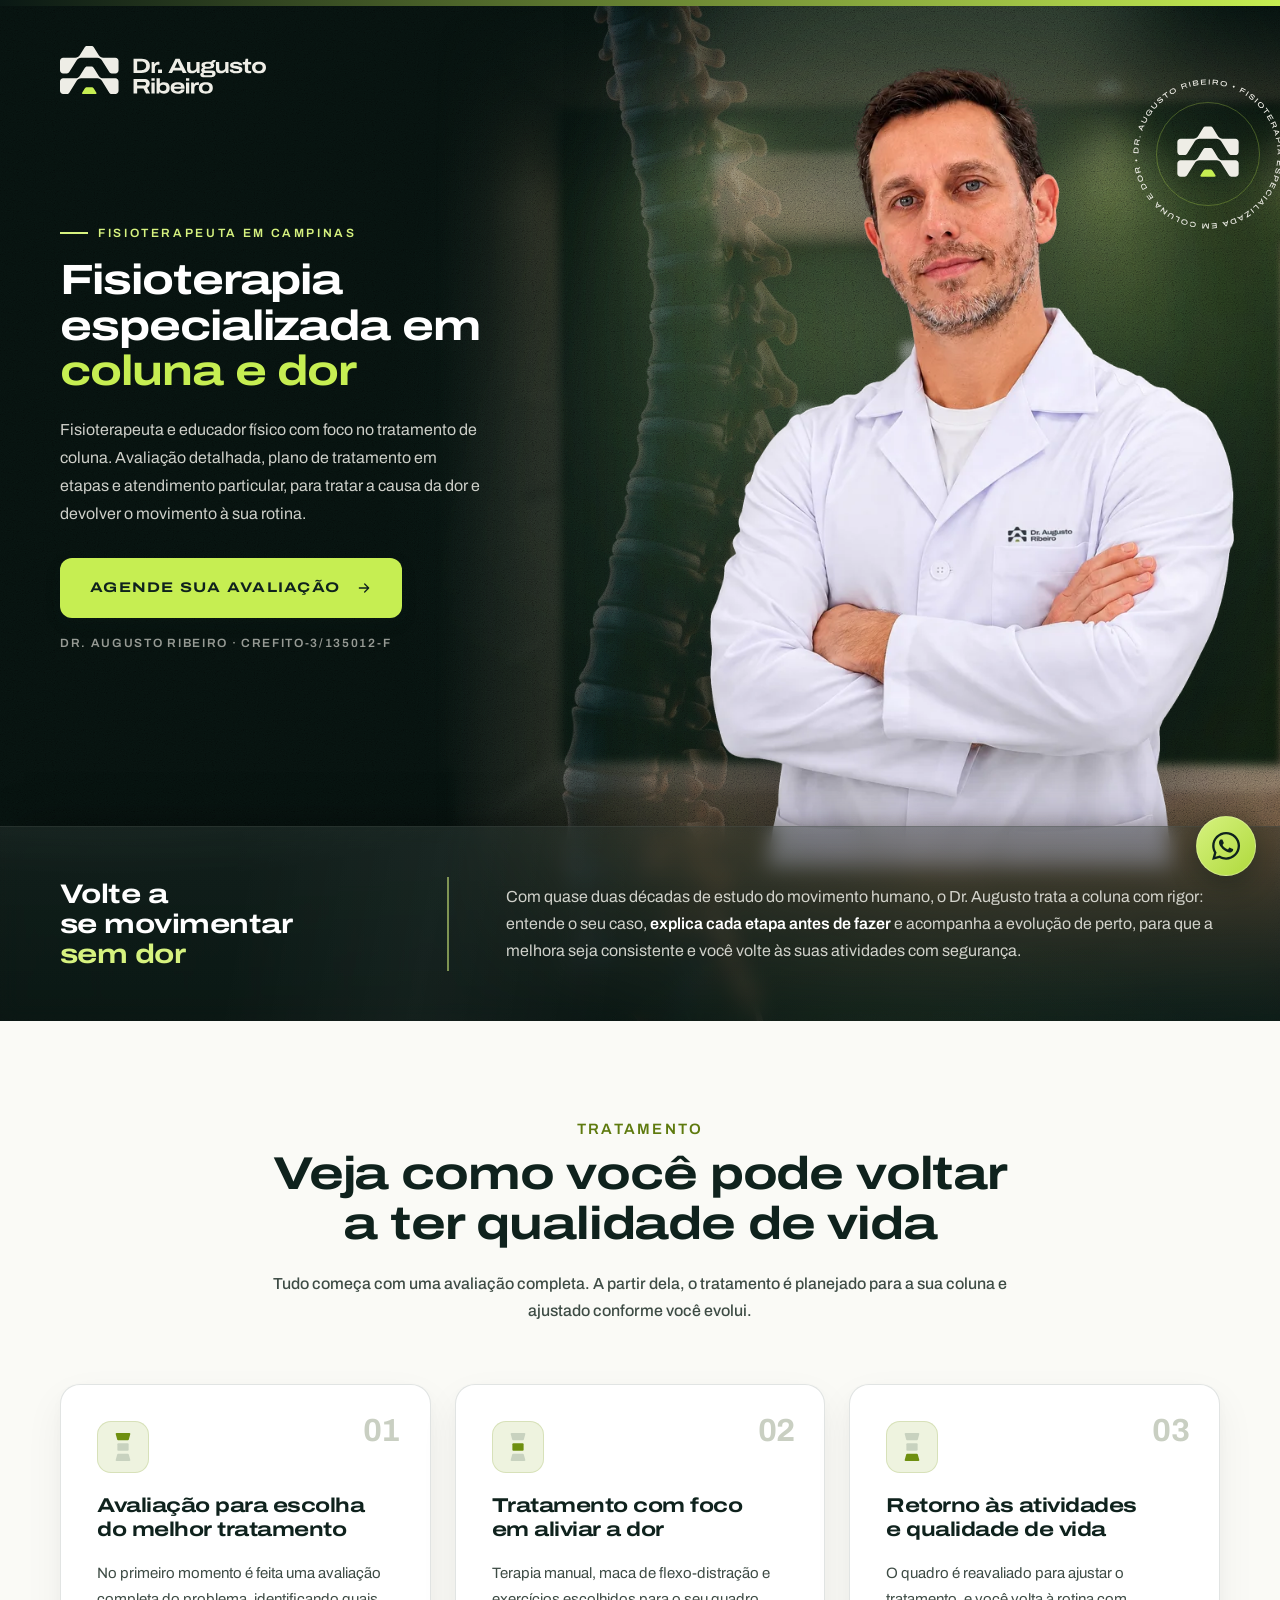
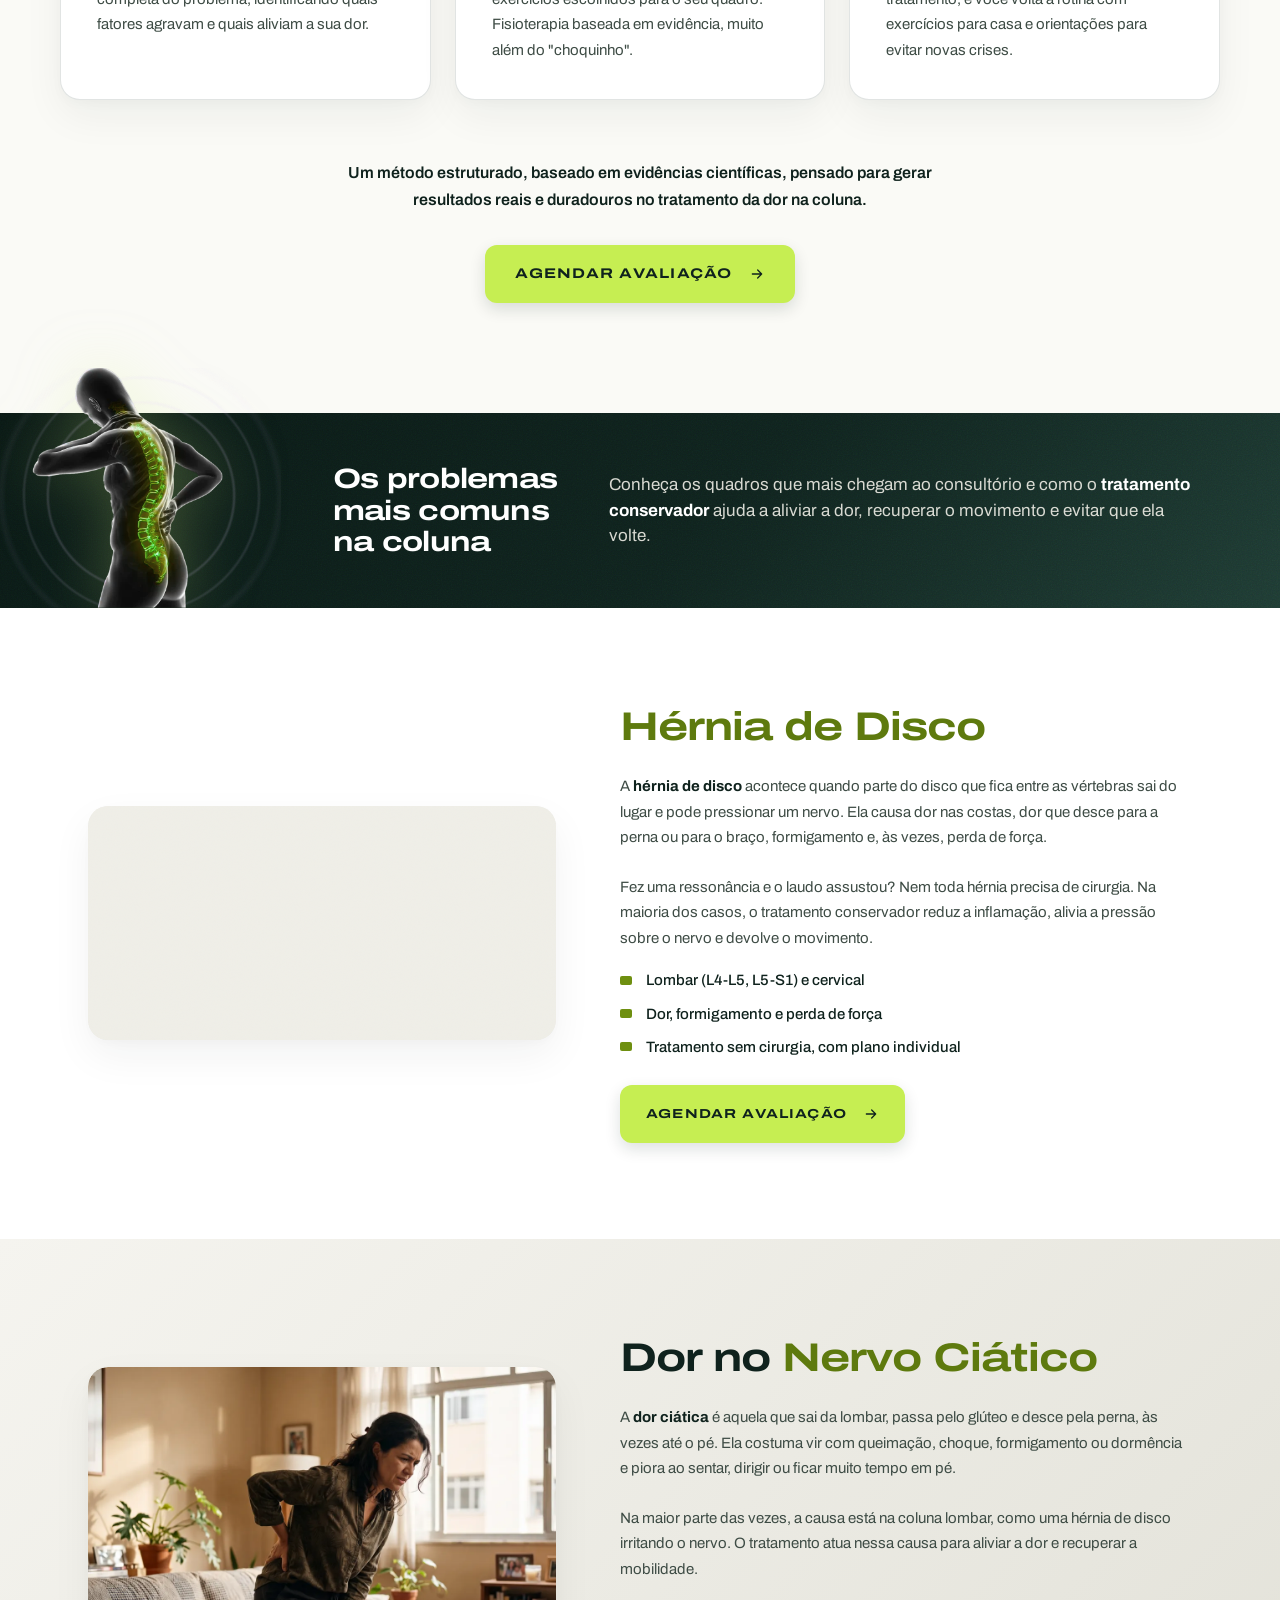
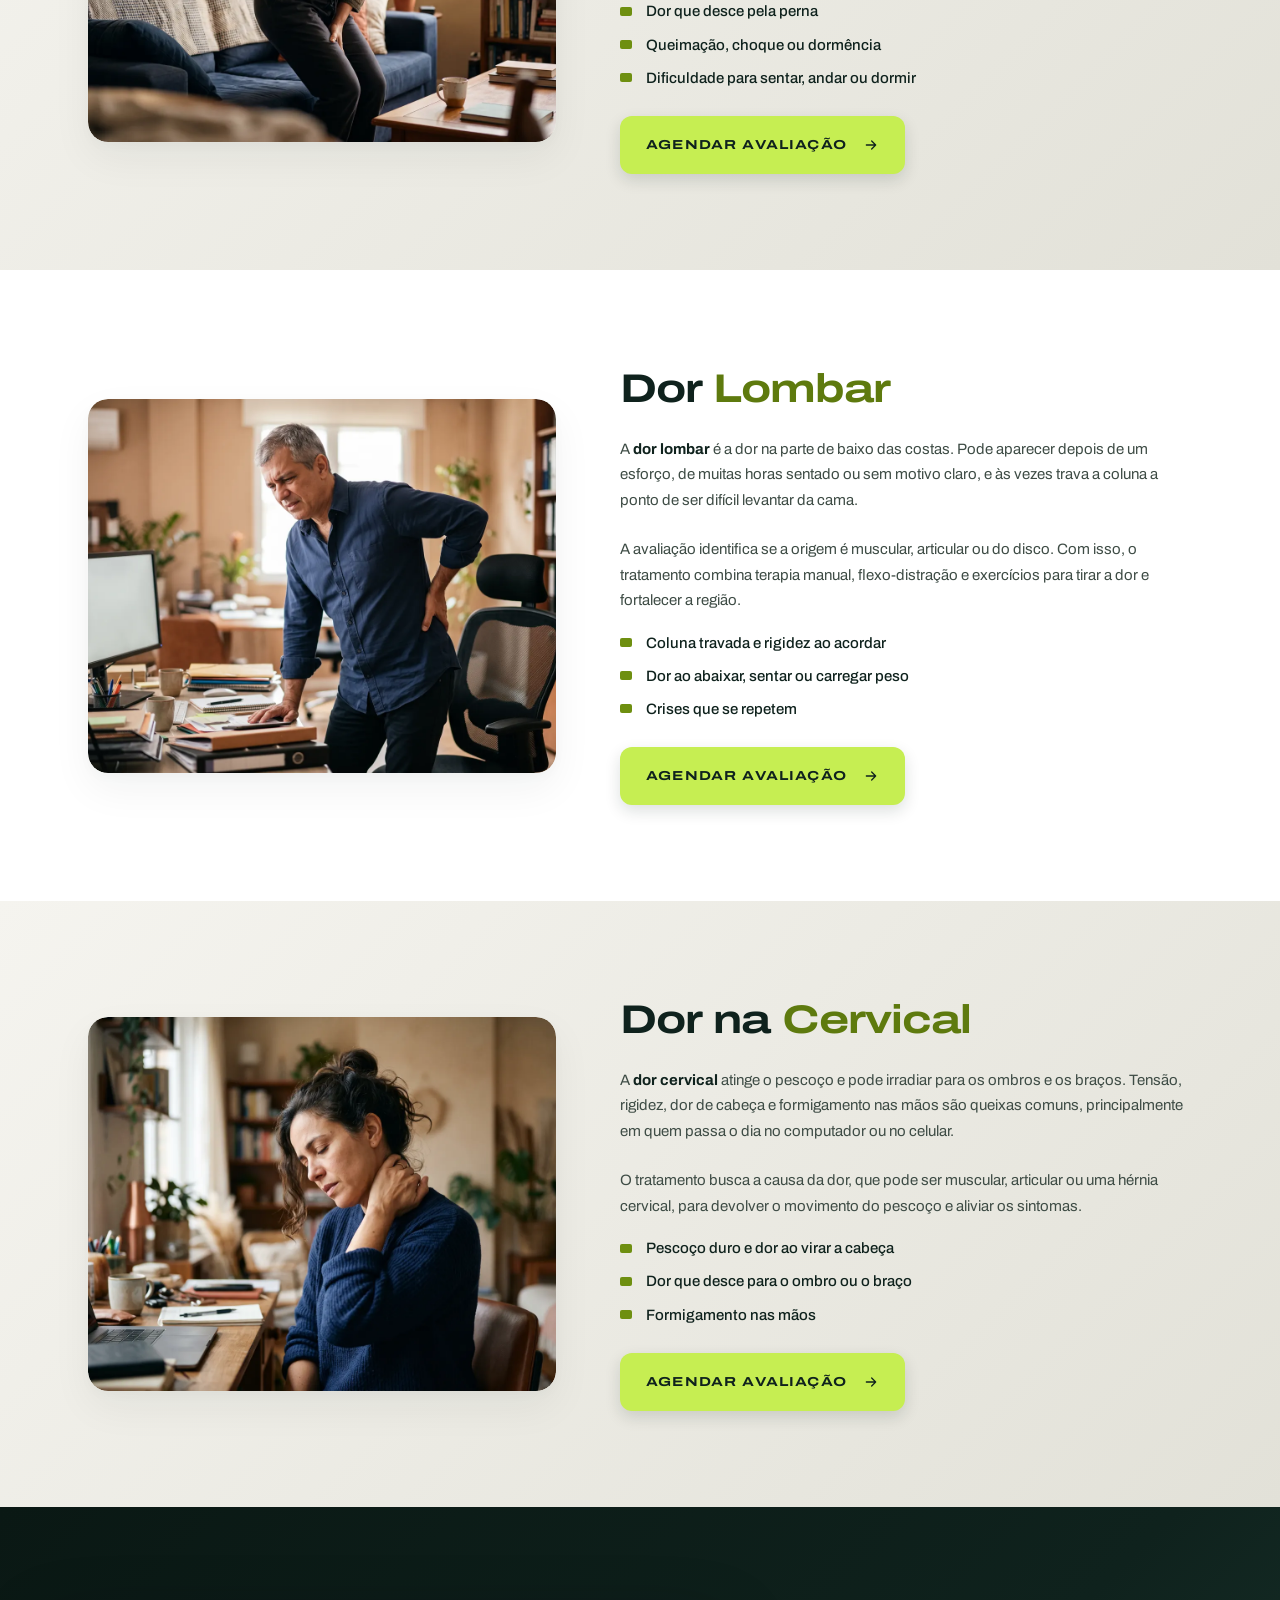
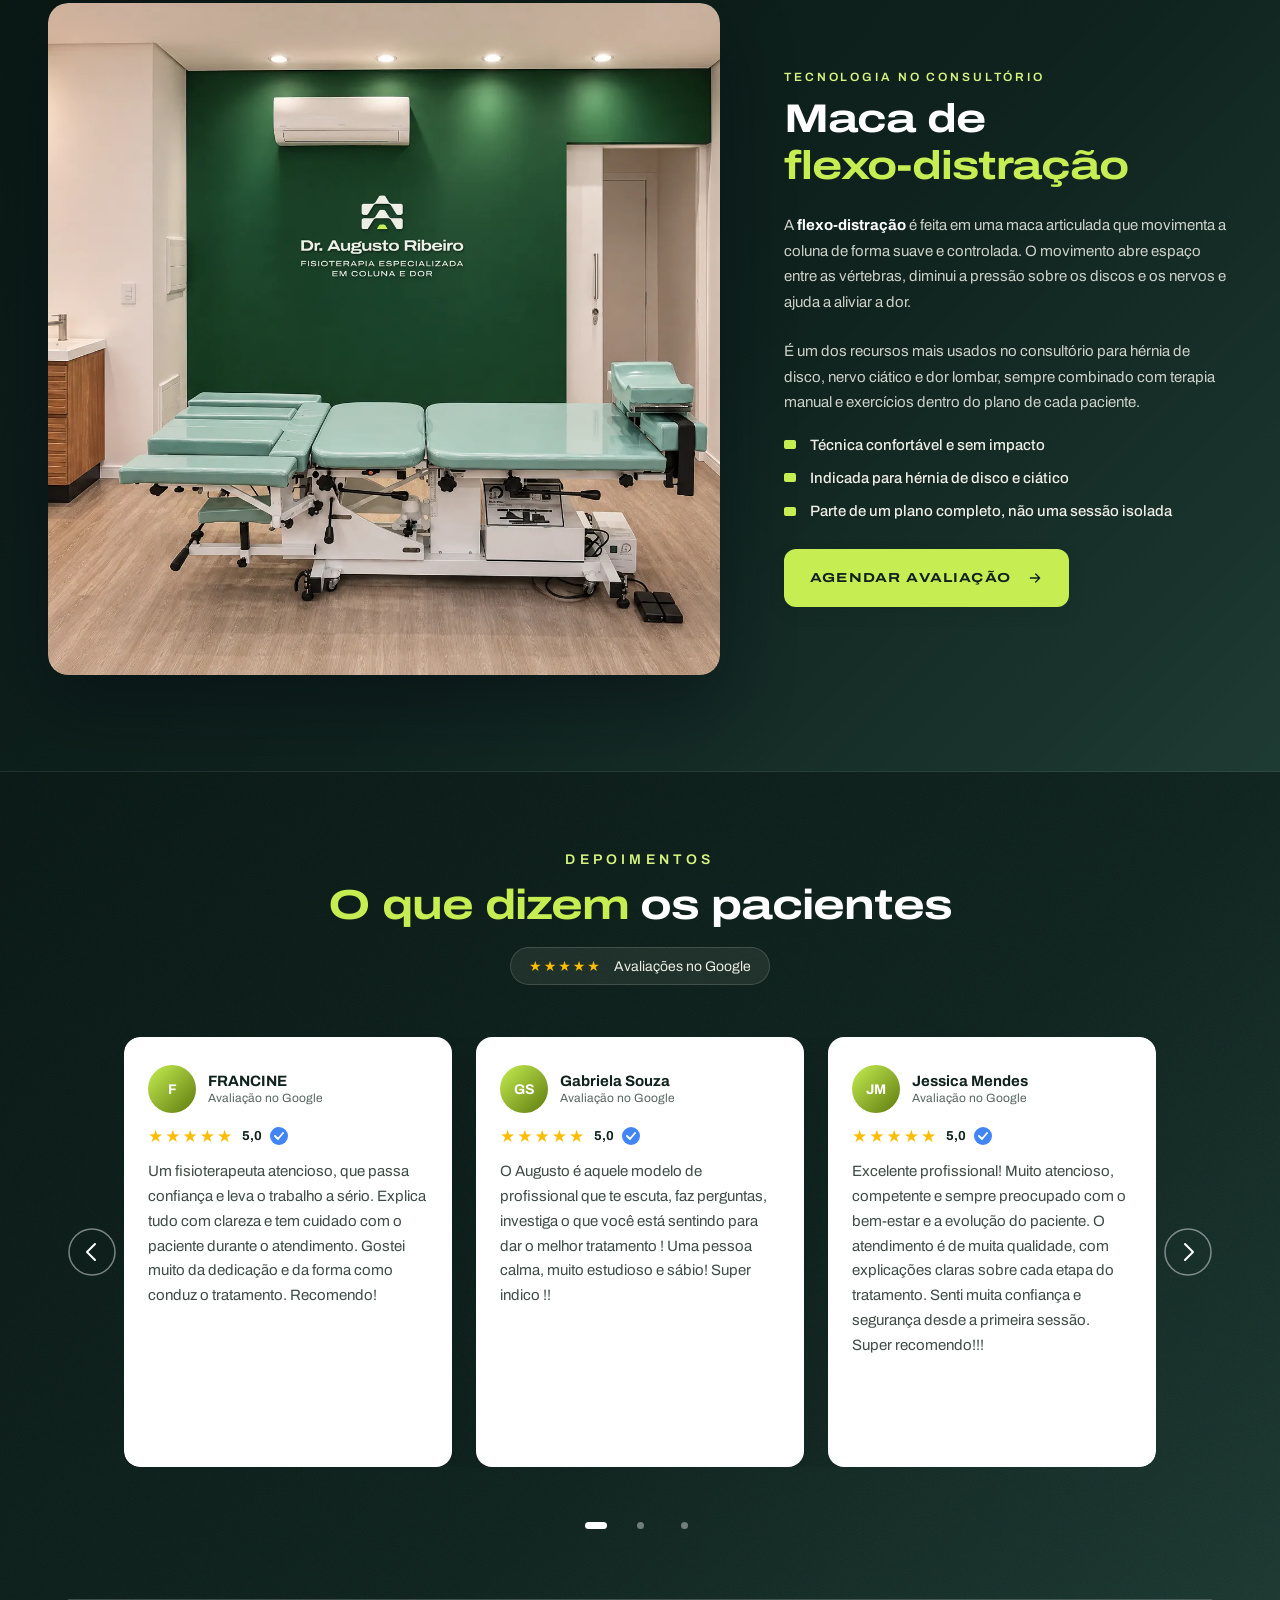
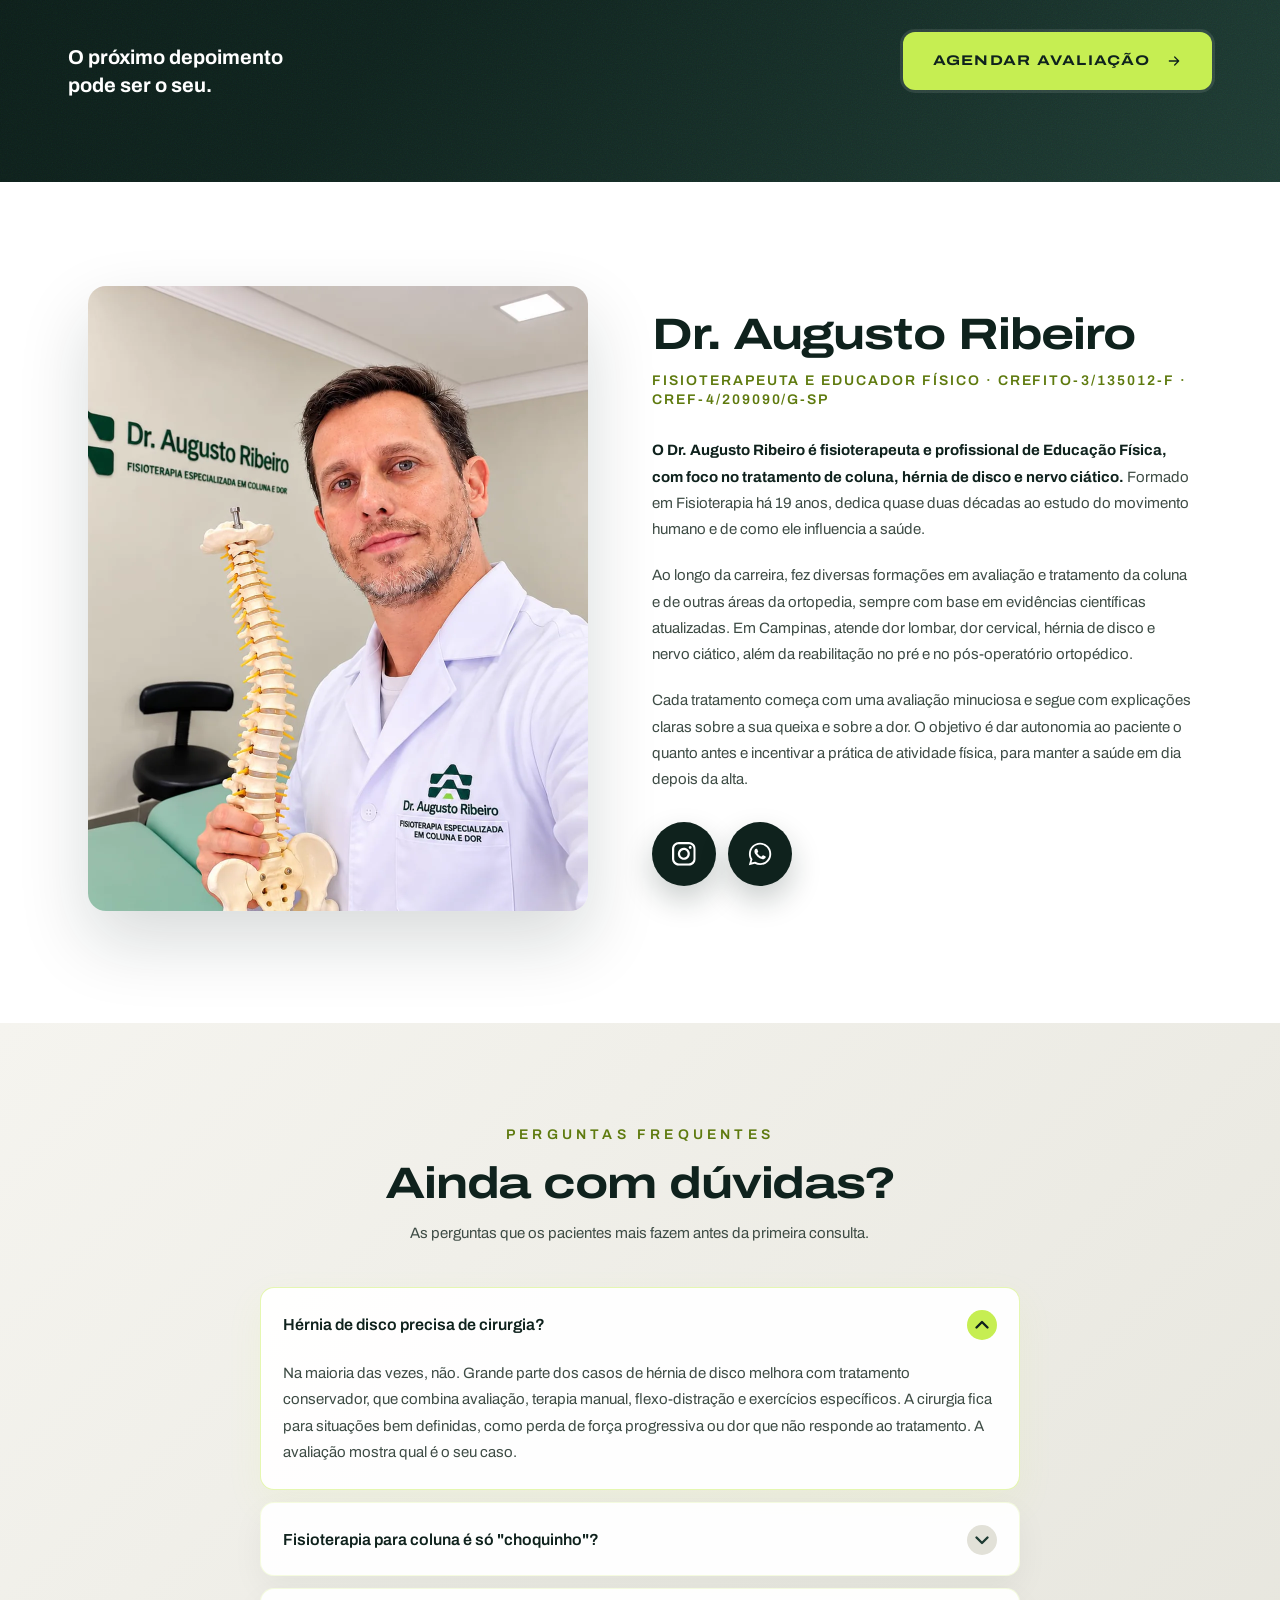
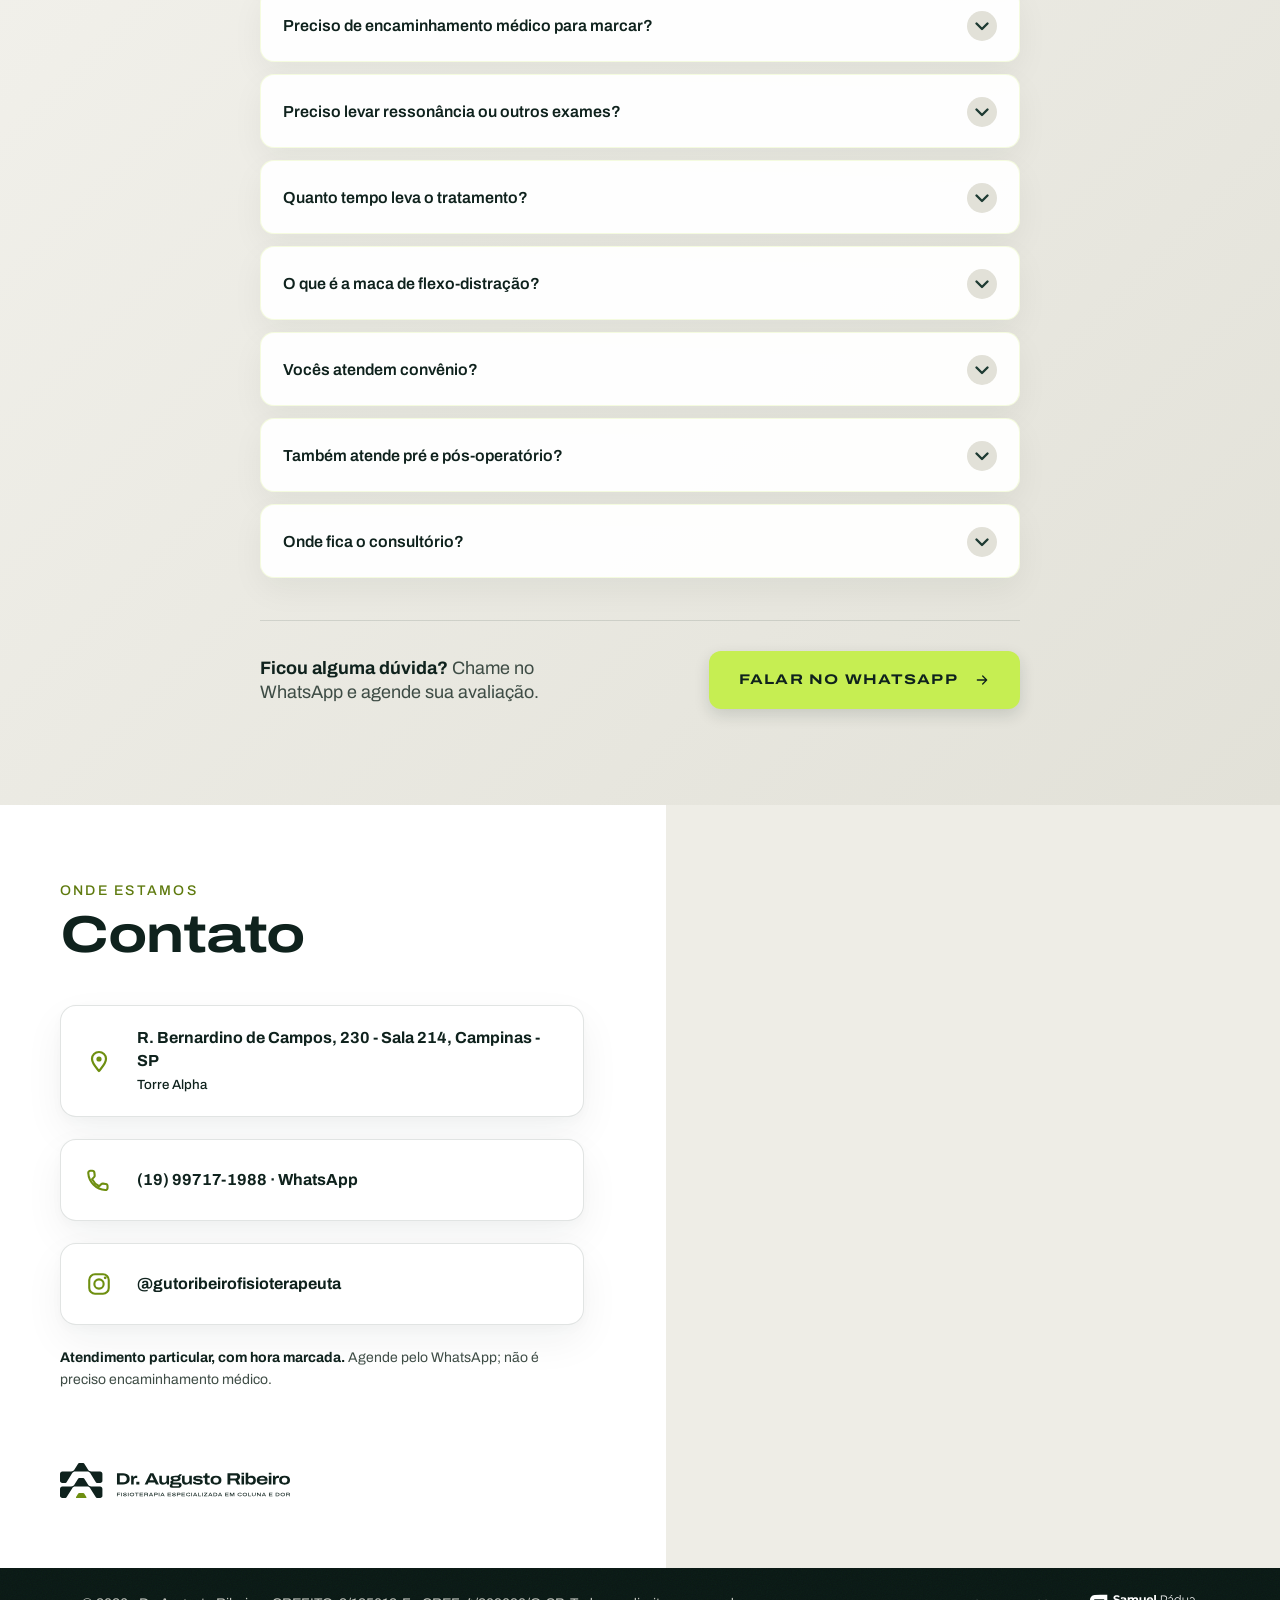
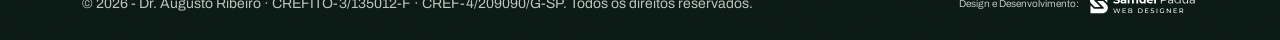
<file: index.html>
<!DOCTYPE html>
<html lang="pt-BR">
<head>
  <meta charset="UTF-8">
  <meta name="viewport" content="width=device-width, initial-scale=1.0">
  <!-- [GTM] Google Tag Manager: inserir o container do Dr. Augusto aqui quando existir -->
  <title>Fisioterapia Especializada em Coluna e Dor em Campinas | Dr. Augusto Ribeiro</title>
  <meta name="description" content="Fisioterapeuta em Campinas (SP) com foco no tratamento de coluna e dor: hérnia de disco, nervo ciático, dor lombar e cervical. Atendimento particular. Agende pelo WhatsApp.">
  <meta name="robots" content="index, follow, max-image-preview:large, max-snippet:-1, max-video-preview:-1">
  <link rel="canonical" href="https://www.draugustoribeiro.com.br/">
  <meta name="author" content="Dr. Augusto Ribeiro">
  <meta name="theme-color" content="#0F221D">
  <meta name="format-detection" content="telephone=no">
  <meta name="geo.region" content="BR-SP">
  <meta name="geo.placename" content="Campinas">
  <meta name="geo.position" content="-22.9062717;-47.0674248">
  <meta name="ICBM" content="-22.9062717, -47.0674248">
  <meta property="og:locale" content="pt_BR">
  <meta property="og:type" content="website">
  <meta property="og:site_name" content="Dr. Augusto Ribeiro">
  <meta property="og:title" content="Fisioterapia Especializada em Coluna e Dor em Campinas | Dr. Augusto Ribeiro">
  <meta property="og:description" content="Tratamento de coluna e dor em Campinas (SP): hérnia de disco, nervo ciático, dor lombar e cervical. Agende sua avaliação pelo WhatsApp.">
  <meta property="og:url" content="https://www.draugustoribeiro.com.br/">
  <meta property="og:image" content="https://www.draugustoribeiro.com.br/og-share.jpg">
  <meta property="og:image:type" content="image/jpeg">
  <meta property="og:image:width" content="1200">
  <meta property="og:image:height" content="630">
  <meta property="og:image:alt" content="Dr. Augusto Ribeiro, fisioterapeuta em Campinas, ao lado do texto: Fisioterapia especializada em coluna e dor">
  <meta name="twitter:card" content="summary_large_image">
  <meta name="twitter:title" content="Fisioterapia Especializada em Coluna e Dor em Campinas | Dr. Augusto Ribeiro">
  <meta name="twitter:description" content="Tratamento de coluna e dor em Campinas (SP): hérnia de disco, nervo ciático, dor lombar e cervical. Agende sua avaliação pelo WhatsApp.">
  <meta name="twitter:image" content="https://www.draugustoribeiro.com.br/og-share.jpg">
  <meta name="twitter:image:alt" content="Dr. Augusto Ribeiro, fisioterapeuta em Campinas, ao lado do texto: Fisioterapia especializada em coluna e dor">
  <script type="application/ld+json">
    {
      "@context": "https://schema.org",
      "@graph": [
        {
          "@type": "WebSite",
          "@id": "https://www.draugustoribeiro.com.br/#website",
          "url": "https://www.draugustoribeiro.com.br/",
          "name": "Dr. Augusto Ribeiro",
          "alternateName": "Dr. Augusto Ribeiro – Fisioterapia em coluna e dor",
          "inLanguage": "pt-BR",
          "publisher": {
            "@id": "https://www.draugustoribeiro.com.br/#consultorio"
          }
        },
        {
          "@type": "MedicalWebPage",
          "@id": "https://www.draugustoribeiro.com.br/#webpage",
          "url": "https://www.draugustoribeiro.com.br/",
          "name": "Fisioterapia Especializada em Coluna e Dor em Campinas | Dr. Augusto Ribeiro",
          "description": "Fisioterapeuta em Campinas (SP) com foco no tratamento de coluna e dor: hérnia de disco, nervo ciático, dor lombar e cervical. Atendimento particular. Agende pelo WhatsApp.",
          "inLanguage": "pt-BR",
          "isPartOf": {
            "@id": "https://www.draugustoribeiro.com.br/#website"
          },
          "about": {
            "@id": "https://www.draugustoribeiro.com.br/#consultorio"
          },
          "mainEntity": {
            "@id": "https://www.draugustoribeiro.com.br/#consultorio"
          },
          "primaryImageOfPage": {
            "@id": "https://www.draugustoribeiro.com.br/#foto-principal"
          },
          "reviewedBy": {
            "@id": "https://www.draugustoribeiro.com.br/#augusto"
          },
          "lastReviewed": "2026-11-25",
          "specialty": "https://schema.org/Physiotherapy"
        },
        {
          "@type": "ImageObject",
          "@id": "https://www.draugustoribeiro.com.br/#foto-principal",
          "url": "https://www.draugustoribeiro.com.br/dr-augusto.webp",
          "contentUrl": "https://www.draugustoribeiro.com.br/dr-augusto.webp",
          "width": 1000,
          "height": 1340,
          "caption": "Dr. Augusto Ribeiro, fisioterapeuta em Campinas"
        },
        {
          "@type": "Physiotherapy",
          "@id": "https://www.draugustoribeiro.com.br/#consultorio",
          "name": "Dr. Augusto Ribeiro | Fisioterapia em coluna e dor",
          "alternateName": "Fisioterapeuta Dr. Augusto Ribeiro",
          "description": "Consultório de fisioterapia em Campinas (SP) com foco no tratamento de coluna e dor: hérnia de disco, nervo ciático, dor lombar e dor cervical, além de reabilitação ortopédica no pré e pós-operatório. Avaliação detalhada, plano de tratamento em etapas e maca de flexo-distração.",
          "url": "https://www.draugustoribeiro.com.br/",
          "logo": {
            "@type": "ImageObject",
            "url": "https://www.draugustoribeiro.com.br/icon-512.png",
            "width": 512,
            "height": 512
          },
          "image": [
            "https://www.draugustoribeiro.com.br/og-share.jpg",
            "https://www.draugustoribeiro.com.br/perfil.jpg",
            "https://www.draugustoribeiro.com.br/flexo.jpg"
          ],
          "telephone": "+55 19 99717-1988",
          "email": "augustoribfisio@gmail.com",
          "priceRange": "$$",
          "currenciesAccepted": "BRL",
          "address": {
            "@type": "PostalAddress",
            "streetAddress": "Rua Bernardino de Campos, 230 - Sala 214, Torre Alpha",
            "addressLocality": "Campinas",
            "addressRegion": "SP",
            "addressCountry": "BR"
          },
          "geo": {
            "@type": "GeoCoordinates",
            "latitude": -22.9062717,
            "longitude": -47.0674248
          },
          "hasMap": "https://www.google.com/maps?cid=4910557578483042734",
          "areaServed": [
            {
              "@type": "City",
              "name": "Campinas"
            },
            {
              "@type": "AdministrativeArea",
              "name": "Região Metropolitana de Campinas (SP)"
            }
          ],
          "medicalSpecialty": [
            "https://schema.org/Physiotherapy",
            "https://schema.org/Musculoskeletal"
          ],
          "availableService": [
            {
              "@type": "MedicalProcedure",
              "name": "Avaliação fisioterapêutica completa da coluna"
            },
            {
              "@type": "PhysicalTherapy",
              "name": "Fisioterapia para hérnia de disco"
            },
            {
              "@type": "PhysicalTherapy",
              "name": "Fisioterapia para dor no nervo ciático (ciatalgia)"
            },
            {
              "@type": "PhysicalTherapy",
              "name": "Fisioterapia para dor lombar"
            },
            {
              "@type": "PhysicalTherapy",
              "name": "Fisioterapia para dor cervical"
            },
            {
              "@type": "PhysicalTherapy",
              "name": "Tratamento com maca de flexo-distração"
            },
            {
              "@type": "PhysicalTherapy",
              "name": "Reabilitação ortopédica pré e pós-operatória"
            }
          ],
          "knowsLanguage": "pt-BR",
          "founder": {
            "@id": "https://www.draugustoribeiro.com.br/#augusto"
          },
          "employee": {
            "@id": "https://www.draugustoribeiro.com.br/#augusto"
          },
          "contactPoint": {
            "@type": "ContactPoint",
            "contactType": "Agendamento de consultas",
            "telephone": "+55 19 99717-1988",
            "url": "https://wa.me/5519997171988",
            "availableLanguage": "Portuguese",
            "areaServed": "BR"
          },
          "sameAs": [
            "https://www.instagram.com/gutoribeirofisioterapeuta/",
            "https://www.google.com/maps?cid=4910557578483042734"
          ]
        },
        {
          "@type": "Person",
          "@id": "https://www.draugustoribeiro.com.br/#augusto",
          "name": "José Augusto Ribeiro de Arruda Brito",
          "honorificPrefix": "Dr.",
          "alternateName": "Dr. Augusto Ribeiro",
          "jobTitle": "Fisioterapeuta e Educador Físico com foco no tratamento de coluna",
          "description": "Fisioterapeuta e educador físico em Campinas (SP), com foco no tratamento de coluna e dor: hérnia de disco, nervo ciático, dor lombar e dor cervical.",
          "image": "https://www.draugustoribeiro.com.br/perfil.jpg",
          "url": "https://www.draugustoribeiro.com.br/",
          "sameAs": [
            "https://www.instagram.com/gutoribeirofisioterapeuta/"
          ],
          "worksFor": {
            "@id": "https://www.draugustoribeiro.com.br/#consultorio"
          },
          "hasOccupation": {
            "@type": "Occupation",
            "name": "Fisioterapeuta",
            "occupationLocation": {
              "@type": "City",
              "name": "Campinas"
            }
          },
          "hasCredential": [
            {
              "@type": "EducationalOccupationalCredential",
              "credentialCategory": "Registro profissional",
              "name": "CREFITO-3/135012-F",
              "recognizedBy": {
                "@type": "Organization",
                "name": "CREFITO-3 – Conselho Regional de Fisioterapia e Terapia Ocupacional da 3ª Região (SP)",
                "url": "https://www.crefito3.org.br/"
              }
            },
            {
              "@type": "EducationalOccupationalCredential",
              "credentialCategory": "Registro profissional",
              "name": "CREF-4/209090/G-SP",
              "recognizedBy": {
                "@type": "Organization",
                "name": "CREF4/SP – Conselho Regional de Educação Física da 4ª Região"
              }
            }
          ],
          "identifier": {
            "@type": "PropertyValue",
            "propertyID": "CREFITO",
            "value": "135012-F"
          },
          "knowsAbout": [
            "Hérnia de disco",
            "Nervo ciático",
            "Ciatalgia",
            "Dor lombar",
            "Dor cervical",
            "Flexo-distração",
            "Terapia manual",
            "Reabilitação ortopédica"
          ]
        },
        {
          "@type": "FAQPage",
          "@id": "https://www.draugustoribeiro.com.br/#faq",
          "isPartOf": {
            "@id": "https://www.draugustoribeiro.com.br/#webpage"
          },
          "inLanguage": "pt-BR",
          "mainEntity": [
            {
              "@type": "Question",
              "name": "Hérnia de disco precisa de cirurgia?",
              "acceptedAnswer": {
                "@type": "Answer",
                "text": "Na maioria das vezes, não. Grande parte dos casos de hérnia de disco melhora com tratamento conservador, que combina avaliação, terapia manual, flexo-distração e exercícios específicos. A cirurgia fica para situações bem definidas, como perda de força progressiva ou dor que não responde ao tratamento. A avaliação mostra qual é o seu caso."
              }
            },
            {
              "@type": "Question",
              "name": "Fisioterapia para coluna é só \"choquinho\"?",
              "acceptedAnswer": {
                "@type": "Answer",
                "text": "Não. Aparelhos podem até entrar como apoio, mas o tratamento é feito com as mãos e com movimento: terapia manual, maca de flexo-distração e exercícios escolhidos para o seu quadro. Cada sessão segue o plano definido na avaliação e é ajustada conforme a sua evolução."
              }
            },
            {
              "@type": "Question",
              "name": "Preciso de encaminhamento médico para marcar?",
              "acceptedAnswer": {
                "@type": "Answer",
                "text": "Não. O fisioterapeuta é profissional de primeiro contato, então você pode agendar a avaliação diretamente pelo WhatsApp. Se durante a avaliação aparecer algum sinal que precise de investigação médica, você é orientado e encaminhado."
              }
            },
            {
              "@type": "Question",
              "name": "Preciso levar ressonância ou outros exames?",
              "acceptedAnswer": {
                "@type": "Answer",
                "text": "Não é obrigatório. Se você já tem ressonância, raio-X ou laudos, leve na avaliação, porque eles ajudam a entender o quadro. Mas o que guia o tratamento é a avaliação clínica: como a dor se comporta, quais movimentos estão limitados e o que melhora ou piora os sintomas."
              }
            },
            {
              "@type": "Question",
              "name": "Quanto tempo leva o tratamento?",
              "acceptedAnswer": {
                "@type": "Answer",
                "text": "Depende da intensidade dos sintomas, do tempo de dor e da resposta de cada pessoa. Depois da avaliação você recebe um plano com etapas e objetivos claros, e a evolução é acompanhada de perto a cada sessão."
              }
            },
            {
              "@type": "Question",
              "name": "O que é a maca de flexo-distração?",
              "acceptedAnswer": {
                "@type": "Answer",
                "text": "É uma maca articulada que faz movimentos suaves e controlados na coluna, abrindo espaço entre as vértebras e aliviando a pressão sobre os discos e os nervos. É muito usada em casos de hérnia de disco e dor no nervo ciático, sempre dentro do plano de tratamento definido na avaliação."
              }
            },
            {
              "@type": "Question",
              "name": "Vocês atendem convênio?",
              "acceptedAnswer": {
                "@type": "Answer",
                "text": "O atendimento é particular, com hora marcada e tempo dedicado a cada paciente. Se o seu plano de saúde oferece reembolso, você pode solicitar com a nota fiscal das sessões."
              }
            },
            {
              "@type": "Question",
              "name": "Também atende pré e pós-operatório?",
              "acceptedAnswer": {
                "@type": "Answer",
                "text": "Sim. Além da coluna, o Dr. Augusto acompanha a reabilitação ortopédica no pré e no pós-operatório, com um plano definido junto com a orientação do seu médico."
              }
            },
            {
              "@type": "Question",
              "name": "Onde fica o consultório?",
              "acceptedAnswer": {
                "@type": "Answer",
                "text": "O consultório fica na Rua Bernardino de Campos, 230, Sala 214, Torre Alpha, em Campinas/SP. O atendimento é presencial e com hora marcada, agendada pelo WhatsApp (19) 99717-1988."
              }
            }
          ]
        }
      ]
    }
  </script>
  <link rel="icon" href="favicon.ico" sizes="48x48">
  <link rel="icon" type="image/svg+xml" href="favicon.svg">
  <link rel="apple-touch-icon" href="apple-touch-icon.png">
  <link rel="preload" href="fonts/archivo.woff2" as="font" type="font/woff2" crossorigin>
  <link rel="preload" as="image" type="image/webp" imagesrcset="dr-augusto-600.webp 600w, dr-augusto.webp 1000w, dr-augusto-1600.webp 1600w" imagesizes="(max-width: 820px) min(460px, 100vw), (max-width: 1100px) 720px, 830px" fetchpriority="high">
  <link rel="stylesheet" href="style.css">
</head>
<body>
  <a class="skip-link" href="#conteudo">Pular para o conteúdo</a>

  <div class="top-bar"></div>

  <main id="conteudo">
  <!-- ======================== HERO ======================== -->
  <section class="hero">
    <div class="hero-bg" aria-hidden="true">
      <div class="hero-ambient"><img src="hero-ambiente.webp" srcset="hero-ambiente-900.webp 900w, hero-ambiente.webp 1600w" sizes="(max-width: 820px) 100vw, 64vw" alt="" width="1600" height="904"></div>
      <div class="hero-spine"></div>
      <div class="hero-light"></div>
    </div>

    <div class="hero-inner">
      <header class="hero-header">
        <img src="logo-compacta.svg" class="logo" width="566" height="132" alt="Dr. Augusto Ribeiro">
      </header>

      <div class="hero-content">
        <div class="hero-left">
          <span class="hero-kicker">Fisioterapeuta em Campinas</span>
          <h1>
            <span class="h1-l">Fisioterapia</span> <span class="h1-l">especializada em</span> <span class="h1-l gradient-text">coluna e dor</span>
          </h1>

          <p class="subtext">
            Fisioterapeuta e educador físico com foco no tratamento de coluna. Avaliação detalhada, plano de tratamento em etapas e atendimento particular, para tratar a causa da dor e devolver o movimento à sua rotina.
          </p>

          <a href="https://wa.me/5519997171988?text=Ol%C3%A1%2C%20Dr.%20Augusto!%20Vim%20pelo%20site%20e%20gostaria%20de%20agendar%20uma%20avalia%C3%A7%C3%A3o." class="btn-cta" target="_blank" rel="noopener">
            Agende sua avaliação
          </a>

          <p class="crefito">DR. AUGUSTO RIBEIRO &middot; <span class="nowrap">CREFITO-3/135012-F</span></p>
        </div>

        <div class="hero-right">
          <div class="stamp-wrapper" aria-hidden="true">
            <img src="stamp-txt.svg" class="stamp-txt" width="600" height="600" alt="">
            <img src="stamp-iso.svg" class="stamp-iso" width="600" height="600" alt="">
          </div>
          <img src="dr-augusto.webp" srcset="dr-augusto-600.webp 600w, dr-augusto.webp 1000w, dr-augusto-1600.webp 1600w" sizes="(max-width: 820px) min(460px, 100vw), (max-width: 1100px) 720px, 830px" class="doctor-img" width="1000" height="1340" alt="Dr. Augusto Ribeiro, fisioterapeuta em Campinas, de jaleco e braços cruzados" fetchpriority="high">
        </div>
      </div>
    </div>

    <!-- faixa de vidro sobre a base do hero -->
    <div class="hero-bar glass">
      <div class="hero-bar-inner">
        <h2 class="hero-bar-title"><span>Volte a</span> <span>se movimentar</span> <strong>sem dor</strong></h2>
        <p class="hero-bar-text">Com quase duas décadas de estudo do movimento humano, o Dr. Augusto trata a coluna com rigor: entende o seu caso, <strong>explica cada etapa antes de fazer</strong> e acompanha a evolução de perto, para que a melhora seja consistente e você volte às suas atividades com segurança.</p>
      </div>
    </div>
  </section>

  <!-- ======================== TRATAMENTO ======================== -->
  <section class="treatment-block" id="tratamento">
    <div class="treatment-inner">

      <div class="treatment-header">
        <span class="tagline">Tratamento</span>
        <h2 class="treatment-title">Veja como você pode voltar a ter qualidade de vida</h2>
        <p class="treatment-desc">Tudo começa com uma avaliação completa. A partir dela, o tratamento é planejado para a sua coluna e ajustado conforme você evolui.</p>
      </div>

      <div class="cards-grid">
        <div class="card">
          <div class="card-icon"><svg viewBox="68 0 124 230" aria-hidden="true"><path d="M78.18 0h103.64a8 8 0 0 1 7.73 10.07l-11.79 44a8 8 0 0 1-7.73 5.93H89.97a8 8 0 0 1-7.73-5.93l-11.79-44A8 8 0 0 1 78.18 0Z" fill="#C6EE52"/><path d="M91.83 85h76.34a8 8 0 0 1 8 8v44a8 8 0 0 1-8 8H91.83a8 8 0 0 1-8-8V93a8 8 0 0 1 8-8Z" fill="#EEEDE6" opacity=".35"/><path d="M89.97 170h80.06a8 8 0 0 1 7.73 5.93l11.79 44a8 8 0 0 1-7.73 10.07H78.18a8 8 0 0 1-7.73-10.07l11.79-44a8 8 0 0 1 7.73-5.93Z" fill="#EEEDE6" opacity=".35"/></svg></div>
          <h3>Avaliação para escolha <br>do melhor tratamento</h3>
          <p>No primeiro momento é feita uma avaliação completa do problema, identificando quais fatores agravam e quais aliviam a sua dor.</p>
        </div>

        <div class="card">
          <div class="card-icon"><svg viewBox="68 0 124 230" aria-hidden="true"><path d="M78.18 0h103.64a8 8 0 0 1 7.73 10.07l-11.79 44a8 8 0 0 1-7.73 5.93H89.97a8 8 0 0 1-7.73-5.93l-11.79-44A8 8 0 0 1 78.18 0Z" fill="#EEEDE6" opacity=".35"/><path d="M91.83 85h76.34a8 8 0 0 1 8 8v44a8 8 0 0 1-8 8H91.83a8 8 0 0 1-8-8V93a8 8 0 0 1 8-8Z" fill="#C6EE52"/><path d="M89.97 170h80.06a8 8 0 0 1 7.73 5.93l11.79 44a8 8 0 0 1-7.73 10.07H78.18a8 8 0 0 1-7.73-10.07l11.79-44a8 8 0 0 1 7.73-5.93Z" fill="#EEEDE6" opacity=".35"/></svg></div>
          <h3>Tratamento com foco <br>em aliviar a dor</h3>
          <p>Terapia manual, maca de flexo-distração e exercícios escolhidos para o seu quadro. Fisioterapia baseada em evidência, muito além do "choquinho".</p>
        </div>

        <div class="card">
          <div class="card-icon"><svg viewBox="68 0 124 230" aria-hidden="true"><path d="M78.18 0h103.64a8 8 0 0 1 7.73 10.07l-11.79 44a8 8 0 0 1-7.73 5.93H89.97a8 8 0 0 1-7.73-5.93l-11.79-44A8 8 0 0 1 78.18 0Z" fill="#EEEDE6" opacity=".35"/><path d="M91.83 85h76.34a8 8 0 0 1 8 8v44a8 8 0 0 1-8 8H91.83a8 8 0 0 1-8-8V93a8 8 0 0 1 8-8Z" fill="#EEEDE6" opacity=".35"/><path d="M89.97 170h80.06a8 8 0 0 1 7.73 5.93l11.79 44a8 8 0 0 1-7.73 10.07H78.18a8 8 0 0 1-7.73-10.07l11.79-44a8 8 0 0 1 7.73-5.93Z" fill="#C6EE52"/></svg></div>
          <h3>Retorno às atividades <br>e qualidade de vida</h3>
          <p>O quadro é reavaliado para ajustar o tratamento, e você volta à rotina com exercícios para casa e orientações para evitar novas crises.</p>
        </div>
      </div>

      <div class="treatment-footer">
        <p>Um método estruturado, baseado em evidências científicas, pensado para gerar <br>resultados reais e duradouros no tratamento da dor na coluna.</p>
        <a href="https://wa.me/5519997171988?text=Ol%C3%A1%2C%20Dr.%20Augusto!%20Vim%20pelo%20site%20e%20gostaria%20de%20agendar%20uma%20avalia%C3%A7%C3%A3o." class="btn-cta btn-cta--center" target="_blank" rel="noopener">
            Agendar avaliação
          </a>
      </div>

    </div>
  </section>

  <!-- ======================== PROBLEMAS ======================== -->
  <section class="problems-block">
    <div class="problems-grain"></div>

    <div class="problems-inner">
      <div class="problems-img-col">
        <picture>
          <source srcset="coluna.webp" type="image/webp">
          <img src="coluna.png" loading="lazy" decoding="async" width="441" height="377" class="problems-img" alt="Silhueta de uma pessoa com a coluna vertebral destacada, com dor nas costas e no pescoço">
        </picture>
      </div>

      <h2 class="problems-headline">Os problemas<br>mais comuns<br>na coluna</h2>

      <p class="problems-body">Conheça os quadros que mais chegam ao consultório e como o <strong>tratamento conservador</strong> ajuda a aliviar a dor, recuperar o movimento e evitar que ela volte.</p>
    </div>
  </section>

  <section class="condition-block" id="hernia-de-disco">
    <div class="condition-inner">

      <div class="condition-media condition-media--video">
        <video autoplay loop muted playsinline preload="metadata" aria-label="Animação 3D de uma hérnia de disco pressionando o nervo">
          <source src="hernia.mp4" type="video/mp4">
        </video>
      </div>

      <div class="condition-text">
        <h2 class="condition-title"><strong>Hérnia de Disco</strong></h2>
        <p class="condition-body">A <strong>hérnia de disco</strong> acontece quando parte do disco que fica entre as vértebras sai do lugar e pode pressionar um nervo. Ela causa dor nas costas, dor que desce para a perna ou para o braço, formigamento e, às vezes, perda de força.</p>
        <p class="condition-body">Fez uma ressonância e o laudo assustou? Nem toda hérnia precisa de cirurgia. Na maioria dos casos, o tratamento conservador reduz a inflamação, alivia a pressão sobre o nervo e devolve o movimento.</p>
        <ul class="condition-points">
          <li>Lombar (L4-L5, L5-S1) e cervical</li>
          <li>Dor, formigamento e perda de força</li>
          <li>Tratamento sem cirurgia, com plano individual</li>
        </ul>
        <a href="https://wa.me/5519997171988?text=Ol%C3%A1%2C%20Dr.%20Augusto!%20Vim%20pelo%20site%20e%20gostaria%20de%20agendar%20uma%20avalia%C3%A7%C3%A3o." class="btn-cta" target="_blank" rel="noopener">
            Agendar avaliação
          </a>
      </div>

    </div>
  </section>

  <section class="condition-block condition-block--gray" id="nervo-ciatico">
    <div class="condition-inner">

      <div class="condition-media">
        <img src="ciatico.webp" loading="lazy" decoding="async" width="1200" height="896" class="condition-img" alt="Mulher se levantando do sofá com a mão na lombar e na parte de trás da coxa, com dor no nervo ciático">
      </div>

      <div class="condition-text">
        <h2 class="condition-title">Dor no <strong>Nervo Ciático</strong></h2>
        <p class="condition-body">A <strong>dor ciática</strong> é aquela que sai da lombar, passa pelo glúteo e desce pela perna, às vezes até o pé. Ela costuma vir com queimação, choque, formigamento ou dormência e piora ao sentar, dirigir ou ficar muito tempo em pé.</p>
        <p class="condition-body">Na maior parte das vezes, a causa está na coluna lombar, como uma hérnia de disco irritando o nervo. O tratamento atua nessa causa para aliviar a dor e recuperar a mobilidade.</p>
        <ul class="condition-points">
          <li>Dor que desce pela perna</li>
          <li>Queimação, choque ou dormência</li>
          <li>Dificuldade para sentar, andar ou dormir</li>
        </ul>
        <a href="https://wa.me/5519997171988?text=Ol%C3%A1%2C%20Dr.%20Augusto!%20Vim%20pelo%20site%20e%20gostaria%20de%20agendar%20uma%20avalia%C3%A7%C3%A3o." class="btn-cta" target="_blank" rel="noopener">
            Agendar avaliação
          </a>
      </div>

    </div>
  </section>

  <section class="condition-block" id="dor-lombar">
    <div class="condition-inner">

      <div class="condition-media">
        <img src="lombar.webp" loading="lazy" decoding="async" width="1200" height="896" class="condition-img" alt="Homem se levantando da cadeira do escritório com a mão na lombar, com dor nas costas">
      </div>

      <div class="condition-text">
        <h2 class="condition-title">Dor <strong>Lombar</strong></h2>
        <p class="condition-body">A <strong>dor lombar</strong> é a dor na parte de baixo das costas. Pode aparecer depois de um esforço, de muitas horas sentado ou sem motivo claro, e às vezes trava a coluna a ponto de ser difícil levantar da cama.</p>
        <p class="condition-body">A avaliação identifica se a origem é muscular, articular ou do disco. Com isso, o tratamento combina terapia manual, flexo-distração e exercícios para tirar a dor e fortalecer a região.</p>
        <ul class="condition-points">
          <li>Coluna travada e rigidez ao acordar</li>
          <li>Dor ao abaixar, sentar ou carregar peso</li>
          <li>Crises que se repetem</li>
        </ul>
        <a href="https://wa.me/5519997171988?text=Ol%C3%A1%2C%20Dr.%20Augusto!%20Vim%20pelo%20site%20e%20gostaria%20de%20agendar%20uma%20avalia%C3%A7%C3%A3o." class="btn-cta" target="_blank" rel="noopener">
            Agendar avaliação
          </a>
      </div>

    </div>
  </section>

  <section class="condition-block condition-block--gray" id="dor-cervical">
    <div class="condition-inner">

      <div class="condition-media">
        <img src="cervical.webp" loading="lazy" decoding="async" width="1200" height="896" class="condition-img" alt="Mulher no computador massageando a nuca, com dor cervical">
      </div>

      <div class="condition-text">
        <h2 class="condition-title">Dor na <strong>Cervical</strong></h2>
        <p class="condition-body">A <strong>dor cervical</strong> atinge o pescoço e pode irradiar para os ombros e os braços. Tensão, rigidez, dor de cabeça e formigamento nas mãos são queixas comuns, principalmente em quem passa o dia no computador ou no celular.</p>
        <p class="condition-body">O tratamento busca a causa da dor, que pode ser muscular, articular ou uma hérnia cervical, para devolver o movimento do pescoço e aliviar os sintomas.</p>
        <ul class="condition-points">
          <li>Pescoço duro e dor ao virar a cabeça</li>
          <li>Dor que desce para o ombro ou o braço</li>
          <li>Formigamento nas mãos</li>
        </ul>
        <a href="https://wa.me/5519997171988?text=Ol%C3%A1%2C%20Dr.%20Augusto!%20Vim%20pelo%20site%20e%20gostaria%20de%20agendar%20uma%20avalia%C3%A7%C3%A3o." class="btn-cta" target="_blank" rel="noopener">
            Agendar avaliação
          </a>
      </div>

    </div>
  </section>

  <section class="condition-block condition-block--dark" id="flexo-distracao">
    <div class="condition-inner">

      <div class="condition-media">
        <img src="flexo.webp" loading="lazy" decoding="async" width="1600" height="1200" class="condition-img" alt="Maca de flexo-distração verde-água do consultório do Dr. Augusto Ribeiro, em sala com parede verde">
      </div>

      <div class="condition-text">
        <span class="condition-tag">Tecnologia no consultório</span>
        <h2 class="condition-title">Maca de <strong>flexo-distração</strong></h2>
        <p class="condition-body">A <strong>flexo-distração</strong> é feita em uma maca articulada que movimenta a coluna de forma suave e controlada. O movimento abre espaço entre as vértebras, diminui a pressão sobre os discos e os nervos e ajuda a aliviar a dor.</p>
        <p class="condition-body">É um dos recursos mais usados no consultório para hérnia de disco, nervo ciático e dor lombar, sempre combinado com terapia manual e exercícios dentro do plano de cada paciente.</p>
        <ul class="condition-points">
          <li>Técnica confortável e sem impacto</li>
          <li>Indicada para hérnia de disco e ciático</li>
          <li>Parte de um plano completo, não uma sessão isolada</li>
        </ul>
        <a href="https://wa.me/5519997171988?text=Ol%C3%A1%2C%20Dr.%20Augusto!%20Vim%20pelo%20site%20e%20gostaria%20de%20agendar%20uma%20avalia%C3%A7%C3%A3o." class="btn-cta" target="_blank" rel="noopener">
            Agendar avaliação
          </a>
      </div>

    </div>
  </section>

  <!-- ======================== DEPOIMENTOS ======================== -->
  <section class="reviews-block" id="depoimentos">
    <div class="reviews-grain"></div>
    <div class="reviews-inner">

      <div class="reviews-header">
        <span class="reviews-tagline">Depoimentos</span>
        <h2 class="reviews-title"><strong>O que dizem</strong> os pacientes</h2>
        <a class="reviews-summary" href="https://www.google.com/maps?cid=4910557578483042734" target="_blank" rel="noopener" aria-label="Ver as avaliações no Google">
          <span class="stars" aria-hidden="true">★★★★★</span>
          <span>Avaliações no Google</span>
        </a>
      </div>

      <div class="reviews-carousel" role="region" aria-roledescription="carrossel" aria-label="Depoimentos de pacientes" tabindex="0">
        <button class="carousel-btn carousel-btn--prev" aria-label="Anterior">
          <svg width="48" height="48" viewBox="0 0 48 48" fill="none" xmlns="http://www.w3.org/2000/svg">
            <circle cx="24" cy="24" r="23" stroke="rgba(255,255,255,0.45)" stroke-width="1.5"/>
            <path d="M27 16l-8 8 8 8" stroke="white" stroke-width="2" stroke-linecap="round" stroke-linejoin="round"/>
          </svg>
        </button>

        <div class="carousel-viewport">
          <div class="reviews-track">

            <article class="review-card">
              <div class="rc-header">
                <div class="rc-avatar">F</div>
                <div class="rc-info">
                  <strong class="rc-name">FRANCINE</strong>
                  <span class="rc-count">Avaliação no Google</span>
                </div>
              </div>
              <div class="rc-stars" aria-label="5 estrelas">
                <span class="rc-stars-icons" aria-hidden="true">★★★★★</span>
                <span class="rc-rating">5,0</span>
                <span class="rc-badge" aria-hidden="true"><svg width="10" height="8" viewBox="0 0 10 8" fill="none"><path d="M1 4l3 3 5-6" stroke="white" stroke-width="1.8" stroke-linecap="round" stroke-linejoin="round"/></svg></span>
              </div>
              <p class="rc-text is-clamped">Um fisioterapeuta atencioso, que passa confiança e leva o trabalho a sério. Explica tudo com clareza e tem cuidado com o paciente durante o atendimento. Gostei muito da dedicação e da forma como conduz o tratamento. Recomendo!</p>
              <button class="rc-read-more" type="button" data-review-open>Ler depoimento completo</button>
              <div class="rc-full-text" hidden>
                <p>Um fisioterapeuta atencioso, que passa confiança e leva o trabalho a sério. Explica tudo com clareza e tem cuidado com o paciente durante o atendimento. Gostei muito da dedicação e da forma como conduz o tratamento. Recomendo!</p>
              </div>
            </article>

            <article class="review-card">
              <div class="rc-header">
                <div class="rc-avatar">GS</div>
                <div class="rc-info">
                  <strong class="rc-name">Gabriela Souza</strong>
                  <span class="rc-count">Avaliação no Google</span>
                </div>
              </div>
              <div class="rc-stars" aria-label="5 estrelas">
                <span class="rc-stars-icons" aria-hidden="true">★★★★★</span>
                <span class="rc-rating">5,0</span>
                <span class="rc-badge" aria-hidden="true"><svg width="10" height="8" viewBox="0 0 10 8" fill="none"><path d="M1 4l3 3 5-6" stroke="white" stroke-width="1.8" stroke-linecap="round" stroke-linejoin="round"/></svg></span>
              </div>
              <p class="rc-text is-clamped">O Augusto é aquele modelo de profissional que te escuta, faz perguntas, investiga o que você está sentindo para dar o melhor tratamento ! Uma pessoa calma, muito estudioso e sábio! Super indico !!</p>
              <button class="rc-read-more" type="button" data-review-open>Ler depoimento completo</button>
              <div class="rc-full-text" hidden>
                <p>O Augusto é aquele modelo de profissional que te escuta, faz perguntas, investiga o que você está sentindo para dar o melhor tratamento ! Uma pessoa calma, muito estudioso e sábio! Super indico !!</p>
              </div>
            </article>

            <article class="review-card">
              <div class="rc-header">
                <div class="rc-avatar">JM</div>
                <div class="rc-info">
                  <strong class="rc-name">Jessica Mendes</strong>
                  <span class="rc-count">Avaliação no Google</span>
                </div>
              </div>
              <div class="rc-stars" aria-label="5 estrelas">
                <span class="rc-stars-icons" aria-hidden="true">★★★★★</span>
                <span class="rc-rating">5,0</span>
                <span class="rc-badge" aria-hidden="true"><svg width="10" height="8" viewBox="0 0 10 8" fill="none"><path d="M1 4l3 3 5-6" stroke="white" stroke-width="1.8" stroke-linecap="round" stroke-linejoin="round"/></svg></span>
              </div>
              <p class="rc-text is-clamped">Excelente profissional! Muito atencioso, competente e sempre preocupado com o bem-estar e a evolução do paciente. O atendimento é de muita qualidade, com explicações claras sobre cada etapa do tratamento. Senti muita confiança e segurança desde a primeira sessão. Super recomendo!!!</p>
              <button class="rc-read-more" type="button" data-review-open>Ler depoimento completo</button>
              <div class="rc-full-text" hidden>
                <p>Excelente profissional! Muito atencioso, competente e sempre preocupado com o bem-estar e a evolução do paciente. O atendimento é de muita qualidade, com explicações claras sobre cada etapa do tratamento. Senti muita confiança e segurança desde a primeira sessão. Super recomendo!!!</p>
              </div>
            </article>

            <article class="review-card">
              <div class="rc-header">
                <div class="rc-avatar">AM</div>
                <div class="rc-info">
                  <strong class="rc-name">Ana Maria Lopes Martins</strong>
                  <span class="rc-count">Avaliação no Google</span>
                </div>
              </div>
              <div class="rc-stars" aria-label="5 estrelas">
                <span class="rc-stars-icons" aria-hidden="true">★★★★★</span>
                <span class="rc-rating">5,0</span>
                <span class="rc-badge" aria-hidden="true"><svg width="10" height="8" viewBox="0 0 10 8" fill="none"><path d="M1 4l3 3 5-6" stroke="white" stroke-width="1.8" stroke-linecap="round" stroke-linejoin="round"/></svg></span>
              </div>
              <p class="rc-text is-clamped">Extraordinário trabalho realizado durante minha recuperação pós-cirúrgica. Desde o primeiro dia, demonstrou não apenas um conhecimento técnico impecável, mas também uma compaixão e empatia que tornaram todo o processo muito mais suportável. Excelente profissional!</p>
              <button class="rc-read-more" type="button" data-review-open>Ler depoimento completo</button>
              <div class="rc-full-text" hidden>
                <p>Extraordinário trabalho realizado durante minha recuperação pós-cirúrgica. Desde o primeiro dia, demonstrou não apenas um conhecimento técnico impecável, mas também uma compaixão e empatia que tornaram todo o processo muito mais suportável. Excelente profissional!</p>
              </div>
            </article>

            <article class="review-card">
              <div class="rc-header">
                <div class="rc-avatar">AL</div>
                <div class="rc-info">
                  <strong class="rc-name">Aline Lima</strong>
                  <span class="rc-count">Avaliação no Google</span>
                </div>
              </div>
              <div class="rc-stars" aria-label="5 estrelas">
                <span class="rc-stars-icons" aria-hidden="true">★★★★★</span>
                <span class="rc-rating">5,0</span>
                <span class="rc-badge" aria-hidden="true"><svg width="10" height="8" viewBox="0 0 10 8" fill="none"><path d="M1 4l3 3 5-6" stroke="white" stroke-width="1.8" stroke-linecap="round" stroke-linejoin="round"/></svg></span>
              </div>
              <p class="rc-text is-clamped">Fui muito bem atendida e fiquei extremamente satisfeita com o serviço prestado. Desde o primeiro atendimento, ele demonstrou um grande conhecimento técnico e profissionalismo, explicando cada etapa do tratamento de forma clara e atenciosa. O ambiente da clínica é acolhedor e a equipe toda é muito cordial. Com as sessões, senti uma melhora significativa na minha dor e na mobilidade. Recomendo a quem precisar de cuidados especializados!</p>
              <button class="rc-read-more" type="button" data-review-open>Ler depoimento completo</button>
              <div class="rc-full-text" hidden>
                <p>Fui muito bem atendida e fiquei extremamente satisfeita com o serviço prestado. Desde o primeiro atendimento, ele demonstrou um grande conhecimento técnico e profissionalismo, explicando cada etapa do tratamento de forma clara e atenciosa. O ambiente da clínica é acolhedor e a equipe toda é muito cordial. Com as sessões, senti uma melhora significativa na minha dor e na mobilidade. Recomendo a quem precisar de cuidados especializados!</p>
              </div>
            </article>

            <article class="review-card">
              <div class="rc-header">
                <div class="rc-avatar">N</div>
                <div class="rc-info">
                  <strong class="rc-name">Natan</strong>
                  <span class="rc-count">Avaliação no Google</span>
                </div>
              </div>
              <div class="rc-stars" aria-label="5 estrelas">
                <span class="rc-stars-icons" aria-hidden="true">★★★★★</span>
                <span class="rc-rating">5,0</span>
                <span class="rc-badge" aria-hidden="true"><svg width="10" height="8" viewBox="0 0 10 8" fill="none"><path d="M1 4l3 3 5-6" stroke="white" stroke-width="1.8" stroke-linecap="round" stroke-linejoin="round"/></svg></span>
              </div>
              <p class="rc-text is-clamped">Excelente profissional, atendimento de qualidade, além de ser muito competente sempre preocupado com o bem estar. Você ganha um atendimento e uma aula juntas. Recomendo para todos que me pedem indicações.</p>
              <button class="rc-read-more" type="button" data-review-open>Ler depoimento completo</button>
              <div class="rc-full-text" hidden>
                <p>Excelente profissional, atendimento de qualidade, além de ser muito competente sempre preocupado com o bem estar. Você ganha um atendimento e uma aula juntas. Recomendo para todos que me pedem indicações.</p>
              </div>
            </article>

            <article class="review-card">
              <div class="rc-header">
                <div class="rc-avatar">MA</div>
                <div class="rc-info">
                  <strong class="rc-name">marilene alves</strong>
                  <span class="rc-count">Avaliação no Google</span>
                </div>
              </div>
              <div class="rc-stars" aria-label="5 estrelas">
                <span class="rc-stars-icons" aria-hidden="true">★★★★★</span>
                <span class="rc-rating">5,0</span>
                <span class="rc-badge" aria-hidden="true"><svg width="10" height="8" viewBox="0 0 10 8" fill="none"><path d="M1 4l3 3 5-6" stroke="white" stroke-width="1.8" stroke-linecap="round" stroke-linejoin="round"/></svg></span>
              </div>
              <p class="rc-text is-clamped">Quero relatar minha satisfação como o atendimento do fisioterapeuta Augusto! Muito atencioso,comprometido em melhor atender! Fiquei muito feliz em encontrar profissionais assim! Podem confiar e façam sua avaliação é seu atendimento! Voltarei sempre!! PARABÉNS!! Obrigada!</p>
              <button class="rc-read-more" type="button" data-review-open>Ler depoimento completo</button>
              <div class="rc-full-text" hidden>
                <p>Quero relatar minha satisfação como o atendimento do fisioterapeuta Augusto! Muito atencioso,comprometido em melhor atender! Fiquei muito feliz em encontrar profissionais assim! Podem confiar e façam sua avaliação é seu atendimento! Voltarei sempre!! PARABÉNS!! Obrigada!</p>
              </div>
            </article>

            <article class="review-card">
              <div class="rc-header">
                <div class="rc-avatar">AS</div>
                <div class="rc-info">
                  <strong class="rc-name">arnold steger</strong>
                  <span class="rc-count">Avaliação no Google</span>
                </div>
              </div>
              <div class="rc-stars" aria-label="5 estrelas">
                <span class="rc-stars-icons" aria-hidden="true">★★★★★</span>
                <span class="rc-rating">5,0</span>
                <span class="rc-badge" aria-hidden="true"><svg width="10" height="8" viewBox="0 0 10 8" fill="none"><path d="M1 4l3 3 5-6" stroke="white" stroke-width="1.8" stroke-linecap="round" stroke-linejoin="round"/></svg></span>
              </div>
              <p class="rc-text is-clamped">Ótimo profissional, competente, dedicado, sempre se aperfeiçoando. Atende meu pai ,(94anos),com muita paciência e atenção.</p>
              <button class="rc-read-more" type="button" data-review-open>Ler depoimento completo</button>
              <div class="rc-full-text" hidden>
                <p>Ótimo profissional, competente, dedicado, sempre se aperfeiçoando. Atende meu pai ,(94anos),com muita paciência e atenção.</p>
              </div>
            </article>

            <article class="review-card">
              <div class="rc-header">
                <div class="rc-avatar">DP</div>
                <div class="rc-info">
                  <strong class="rc-name">Daiane Paula Andreolla</strong>
                  <span class="rc-count">Avaliação no Google</span>
                </div>
              </div>
              <div class="rc-stars" aria-label="5 estrelas">
                <span class="rc-stars-icons" aria-hidden="true">★★★★★</span>
                <span class="rc-rating">5,0</span>
                <span class="rc-badge" aria-hidden="true"><svg width="10" height="8" viewBox="0 0 10 8" fill="none"><path d="M1 4l3 3 5-6" stroke="white" stroke-width="1.8" stroke-linecap="round" stroke-linejoin="round"/></svg></span>
              </div>
              <p class="rc-text is-clamped">Profissional qualificado, ajudou muito em problemas de postura. Atendeu até mesmo fora do horário, são poucos que fazem isso, super recomendo!</p>
              <button class="rc-read-more" type="button" data-review-open>Ler depoimento completo</button>
              <div class="rc-full-text" hidden>
                <p>Profissional qualificado, ajudou muito em problemas de postura. Atendeu até mesmo fora do horário, são poucos que fazem isso, super recomendo!</p>
              </div>
            </article>

          </div>
        </div>

        <button class="carousel-btn carousel-btn--next" aria-label="Próximo">
          <svg width="48" height="48" viewBox="0 0 48 48" fill="none" xmlns="http://www.w3.org/2000/svg">
            <circle cx="24" cy="24" r="23" stroke="rgba(255,255,255,0.45)" stroke-width="1.5"/>
            <path d="M21 16l8 8-8 8" stroke="white" stroke-width="2" stroke-linecap="round" stroke-linejoin="round"/>
          </svg>
        </button>
      </div>

      <div class="reviews-pagination" aria-label="Navegação dos depoimentos"></div>

      <div class="reviews-footer">
        <div class="reviews-divider"></div>
        <div class="reviews-cta-row">
          <p class="reviews-cta-text">O próximo depoimento<br>pode ser o seu.</p>
          <a href="https://wa.me/5519997171988?text=Ol%C3%A1%2C%20Dr.%20Augusto!%20Vim%20pelo%20site%20e%20gostaria%20de%20agendar%20uma%20avalia%C3%A7%C3%A3o." class="btn-cta" target="_blank" rel="noopener">
            Agendar avaliação
          </a>
        </div>
      </div>

    </div>
  </section>

  <!-- ======================== PERFIL ======================== -->
  <section class="profile-block" id="sobre">
    <div class="profile-inner">
      <div class="profile-media">
        <img src="perfil.webp" loading="lazy" decoding="async" width="1000" height="1250" alt="Dr. Augusto Ribeiro de jaleco no consultório, segurando um modelo de coluna" class="profile-image">
      </div>

      <div class="profile-content">
        <h2 class="profile-title">Dr. Augusto Ribeiro</h2>
        <p class="profile-meta">FISIOTERAPEUTA E EDUCADOR FÍSICO &middot; CREFITO-3/135012-F &middot; CREF-4/209090/G-SP</p>

        <div class="profile-body">
          <p><strong>O Dr. Augusto Ribeiro é fisioterapeuta e profissional de Educação Física, com foco no tratamento de coluna, hérnia de disco e nervo ciático.</strong> Formado em Fisioterapia há 19 anos, dedica quase duas décadas ao estudo do movimento humano e de como ele influencia a saúde.</p>

          <p>Ao longo da carreira, fez diversas formações em avaliação e tratamento da coluna e de outras áreas da ortopedia, sempre com base em evidências científicas atualizadas. Em Campinas, atende dor lombar, dor cervical, hérnia de disco e nervo ciático, além da reabilitação no pré e no pós-operatório ortopédico.</p>

          <p>Cada tratamento começa com uma avaliação minuciosa e segue com explicações claras sobre a sua queixa e sobre a dor. O objetivo é dar autonomia ao paciente o quanto antes e incentivar a prática de atividade física, para manter a saúde em dia depois da alta.</p>
        </div>

        <div class="profile-socials" aria-label="Redes sociais do Dr. Augusto Ribeiro">
          <a href="https://www.instagram.com/gutoribeirofisioterapeuta/" class="profile-social-btn" target="_blank" rel="noopener" aria-label="Instagram do Dr. Augusto Ribeiro">
            <img src="ig-icon.svg" alt="" class="profile-social-icon" width="24" height="24" aria-hidden="true">
          </a>

          <a href="https://wa.me/5519997171988?text=Ol%C3%A1%2C%20Dr.%20Augusto!%20Vim%20pelo%20site%20e%20gostaria%20de%20agendar%20uma%20avalia%C3%A7%C3%A3o." class="profile-social-btn" target="_blank" rel="noopener" aria-label="WhatsApp do Dr. Augusto Ribeiro">
            <img src="wpp-icon.svg" alt="" class="profile-social-icon" width="24" height="24" aria-hidden="true">
          </a>
        </div>
      </div>
    </div>
  </section>

  <!-- ======================== FAQ ======================== -->
  <section class="faq-block" id="duvidas">
    <div class="faq-inner">
      <div class="faq-header">
        <span class="faq-tagline">Perguntas frequentes</span>
        <h2 class="faq-title">Ainda com dúvidas?</h2>
        <p class="faq-subtitle">As perguntas que os pacientes mais fazem antes da primeira consulta.</p>
      </div>

      <div class="faq-list">

        <article class="faq-item is-open">
          <button class="faq-question" type="button" aria-expanded="true">
            <span>Hérnia de disco precisa de cirurgia?</span>
            <span class="faq-icon" aria-hidden="true">
              <svg width="22" height="22" viewBox="0 0 22 22" fill="none" xmlns="http://www.w3.org/2000/svg">
                <path d="M5.5 8.5L11 14L16.5 8.5" stroke="currentColor" stroke-width="2.4" stroke-linecap="round" stroke-linejoin="round"/>
              </svg>
            </span>
          </button>
          <div class="faq-answer">
            <div class="faq-answer-inner">
              <p>Na maioria das vezes, não. Grande parte dos casos de hérnia de disco melhora com tratamento conservador, que combina avaliação, terapia manual, flexo-distração e exercícios específicos. A cirurgia fica para situações bem definidas, como perda de força progressiva ou dor que não responde ao tratamento. A avaliação mostra qual é o seu caso.</p>
            </div>
          </div>
        </article>

        <article class="faq-item">
          <button class="faq-question" type="button" aria-expanded="false">
            <span>Fisioterapia para coluna é só &quot;choquinho&quot;?</span>
            <span class="faq-icon" aria-hidden="true">
              <svg width="22" height="22" viewBox="0 0 22 22" fill="none" xmlns="http://www.w3.org/2000/svg">
                <path d="M5.5 8.5L11 14L16.5 8.5" stroke="currentColor" stroke-width="2.4" stroke-linecap="round" stroke-linejoin="round"/>
              </svg>
            </span>
          </button>
          <div class="faq-answer">
            <div class="faq-answer-inner">
              <p>Não. Aparelhos podem até entrar como apoio, mas o tratamento é feito com as mãos e com movimento: terapia manual, maca de flexo-distração e exercícios escolhidos para o seu quadro. Cada sessão segue o plano definido na avaliação e é ajustada conforme a sua evolução.</p>
            </div>
          </div>
        </article>

        <article class="faq-item">
          <button class="faq-question" type="button" aria-expanded="false">
            <span>Preciso de encaminhamento médico para marcar?</span>
            <span class="faq-icon" aria-hidden="true">
              <svg width="22" height="22" viewBox="0 0 22 22" fill="none" xmlns="http://www.w3.org/2000/svg">
                <path d="M5.5 8.5L11 14L16.5 8.5" stroke="currentColor" stroke-width="2.4" stroke-linecap="round" stroke-linejoin="round"/>
              </svg>
            </span>
          </button>
          <div class="faq-answer">
            <div class="faq-answer-inner">
              <p>Não. O fisioterapeuta é profissional de primeiro contato, então você pode agendar a avaliação diretamente pelo WhatsApp. Se durante a avaliação aparecer algum sinal que precise de investigação médica, você é orientado e encaminhado.</p>
            </div>
          </div>
        </article>

        <article class="faq-item">
          <button class="faq-question" type="button" aria-expanded="false">
            <span>Preciso levar ressonância ou outros exames?</span>
            <span class="faq-icon" aria-hidden="true">
              <svg width="22" height="22" viewBox="0 0 22 22" fill="none" xmlns="http://www.w3.org/2000/svg">
                <path d="M5.5 8.5L11 14L16.5 8.5" stroke="currentColor" stroke-width="2.4" stroke-linecap="round" stroke-linejoin="round"/>
              </svg>
            </span>
          </button>
          <div class="faq-answer">
            <div class="faq-answer-inner">
              <p>Não é obrigatório. Se você já tem ressonância, raio-X ou laudos, leve na avaliação, porque eles ajudam a entender o quadro. Mas o que guia o tratamento é a avaliação clínica: como a dor se comporta, quais movimentos estão limitados e o que melhora ou piora os sintomas.</p>
            </div>
          </div>
        </article>

        <article class="faq-item">
          <button class="faq-question" type="button" aria-expanded="false">
            <span>Quanto tempo leva o tratamento?</span>
            <span class="faq-icon" aria-hidden="true">
              <svg width="22" height="22" viewBox="0 0 22 22" fill="none" xmlns="http://www.w3.org/2000/svg">
                <path d="M5.5 8.5L11 14L16.5 8.5" stroke="currentColor" stroke-width="2.4" stroke-linecap="round" stroke-linejoin="round"/>
              </svg>
            </span>
          </button>
          <div class="faq-answer">
            <div class="faq-answer-inner">
              <p>Depende da intensidade dos sintomas, do tempo de dor e da resposta de cada pessoa. Depois da avaliação você recebe um plano com etapas e objetivos claros, e a evolução é acompanhada de perto a cada sessão.</p>
            </div>
          </div>
        </article>

        <article class="faq-item">
          <button class="faq-question" type="button" aria-expanded="false">
            <span>O que é a maca de flexo-distração?</span>
            <span class="faq-icon" aria-hidden="true">
              <svg width="22" height="22" viewBox="0 0 22 22" fill="none" xmlns="http://www.w3.org/2000/svg">
                <path d="M5.5 8.5L11 14L16.5 8.5" stroke="currentColor" stroke-width="2.4" stroke-linecap="round" stroke-linejoin="round"/>
              </svg>
            </span>
          </button>
          <div class="faq-answer">
            <div class="faq-answer-inner">
              <p>É uma maca articulada que faz movimentos suaves e controlados na coluna, abrindo espaço entre as vértebras e aliviando a pressão sobre os discos e os nervos. É muito usada em casos de hérnia de disco e dor no nervo ciático, sempre dentro do plano de tratamento definido na avaliação.</p>
            </div>
          </div>
        </article>

        <article class="faq-item">
          <button class="faq-question" type="button" aria-expanded="false">
            <span>Vocês atendem convênio?</span>
            <span class="faq-icon" aria-hidden="true">
              <svg width="22" height="22" viewBox="0 0 22 22" fill="none" xmlns="http://www.w3.org/2000/svg">
                <path d="M5.5 8.5L11 14L16.5 8.5" stroke="currentColor" stroke-width="2.4" stroke-linecap="round" stroke-linejoin="round"/>
              </svg>
            </span>
          </button>
          <div class="faq-answer">
            <div class="faq-answer-inner">
              <p>O atendimento é particular, com hora marcada e tempo dedicado a cada paciente. Se o seu plano de saúde oferece reembolso, você pode solicitar com a nota fiscal das sessões.</p>
            </div>
          </div>
        </article>

        <article class="faq-item">
          <button class="faq-question" type="button" aria-expanded="false">
            <span>Também atende pré e pós-operatório?</span>
            <span class="faq-icon" aria-hidden="true">
              <svg width="22" height="22" viewBox="0 0 22 22" fill="none" xmlns="http://www.w3.org/2000/svg">
                <path d="M5.5 8.5L11 14L16.5 8.5" stroke="currentColor" stroke-width="2.4" stroke-linecap="round" stroke-linejoin="round"/>
              </svg>
            </span>
          </button>
          <div class="faq-answer">
            <div class="faq-answer-inner">
              <p>Sim. Além da coluna, o Dr. Augusto acompanha a reabilitação ortopédica no pré e no pós-operatório, com um plano definido junto com a orientação do seu médico.</p>
            </div>
          </div>
        </article>

        <article class="faq-item">
          <button class="faq-question" type="button" aria-expanded="false">
            <span>Onde fica o consultório?</span>
            <span class="faq-icon" aria-hidden="true">
              <svg width="22" height="22" viewBox="0 0 22 22" fill="none" xmlns="http://www.w3.org/2000/svg">
                <path d="M5.5 8.5L11 14L16.5 8.5" stroke="currentColor" stroke-width="2.4" stroke-linecap="round" stroke-linejoin="round"/>
              </svg>
            </span>
          </button>
          <div class="faq-answer">
            <div class="faq-answer-inner">
              <p>O consultório fica na Rua Bernardino de Campos, 230, Sala 214, Torre Alpha, em Campinas/SP. O atendimento é presencial e com hora marcada, agendada pelo WhatsApp (19) 99717-1988.</p>
            </div>
          </div>
        </article>
      </div>

      <div class="faq-footer">
        <div class="faq-divider"></div>
        <div class="faq-cta-row">
          <p class="faq-cta-text"><strong>Ficou alguma dúvida?</strong> Chame no WhatsApp e agende sua avaliação.</p>
          <a href="https://wa.me/5519997171988?text=Ol%C3%A1%2C%20Dr.%20Augusto!%20Vim%20pelo%20site%20e%20gostaria%20de%20agendar%20uma%20avalia%C3%A7%C3%A3o." class="btn-cta" target="_blank" rel="noopener">
            Falar no WhatsApp
          </a>
        </div>
      </div>
    </div>
  </section>

  <!-- ======================== CONTATO ======================== -->
  <section class="contact-block" id="contato">
    <div class="contact-inner">
      <div class="contact-panel">
        <div class="contact-header">
          <span class="contact-tagline">Onde estamos</span>
          <h2 class="contact-title">Contato</h2>
        </div>

        <div class="contact-cards">
          <a href="https://www.google.com/maps?cid=4910557578483042734" class="contact-card contact-card--featured" target="_blank" rel="noopener" aria-label="Abrir endereço no Google Maps">
            <span class="contact-card-icon" aria-hidden="true">
              <svg width="28" height="28" viewBox="0 0 28 28" fill="none" xmlns="http://www.w3.org/2000/svg">
                <path d="M14 24C17.5 19.7 21 16.5 21 11.8C21 7.9 17.9 5 14 5C10.1 5 7 7.9 7 11.8C7 16.5 10.5 19.7 14 24Z" stroke="currentColor" stroke-width="2.2" stroke-linejoin="round"/>
                <circle cx="14" cy="12" r="2.6" fill="currentColor"/>
              </svg>
            </span>
            <span class="contact-card-text">R. Bernardino de Campos, 230 - Sala 214, Campinas - SP<br><small style="font-weight:500">Torre Alpha</small></span>
          </a>

          <a href="https://wa.me/5519997171988?text=Ol%C3%A1%2C%20Dr.%20Augusto!%20Vim%20pelo%20site%20e%20gostaria%20de%20agendar%20uma%20avalia%C3%A7%C3%A3o." class="contact-card" target="_blank" rel="noopener" aria-label="Agendar pelo WhatsApp">
            <span class="contact-card-icon" aria-hidden="true">
              <svg width="28" height="28" viewBox="0 0 28 28" fill="none" xmlns="http://www.w3.org/2000/svg">
                <path d="M20.7149 17.9587L17.9699 17.6454C17.3107 17.57 16.6624 17.7971 16.1849 18.263L14.1966 20.2514C11.1382 18.6952 8.62822 16.1966 7.07201 13.1267L9.07199 11.1267C9.53782 10.6608 9.76491 10.0126 9.68949 9.35339L9.37616 6.6317C9.24782 5.55628 8.34782 4.75 7.26074 4.75H5.38907C4.18574 4.75 3.18574 5.75 3.26074 6.95339C3.83066 16.1267 11.173 23.4574 20.3349 24.0273C21.5382 24.1027 22.5382 23.1027 22.5382 21.8993V20.0277C22.55 18.9523 21.7907 18.0871 20.7149 17.9587Z" stroke="currentColor" stroke-width="2.1" stroke-linejoin="round"/>
              </svg>
            </span>
            <span class="contact-card-text">(19) 99717-1988 · WhatsApp</span>
          </a>

          <a href="https://www.instagram.com/gutoribeirofisioterapeuta/" class="contact-card" target="_blank" rel="noopener" aria-label="Abrir Instagram">
            <span class="contact-card-icon" aria-hidden="true">
              <svg width="28" height="28" viewBox="0 0 28 28" fill="none" xmlns="http://www.w3.org/2000/svg">
                <rect x="4.25" y="4.25" width="19.5" height="19.5" rx="5.75" stroke="currentColor" stroke-width="2.1"/>
                <circle cx="14" cy="14" r="4.65" stroke="currentColor" stroke-width="2.1"/>
                <circle cx="20.2" cy="7.8" r="1.4" fill="currentColor"/>
              </svg>
            </span>
            <span class="contact-card-text">@gutoribeirofisioterapeuta</span>
          </a>
        </div>

        <p class="contact-hours"><strong>Atendimento particular, com hora marcada.</strong> Agende pelo WhatsApp; não é preciso encaminhamento médico.</p>

        <div class="contact-brand">
          <img src="logo-claro.svg" loading="lazy" decoding="async" width="743" height="112" alt="Dr. Augusto Ribeiro – Fisioterapia especializada em coluna e dor" class="contact-logo">
        </div>
      </div>

      <div class="contact-map-wrap">
        <iframe
          class="contact-map"
          title="Mapa do consultório do Dr. Augusto Ribeiro em Campinas"
          loading="lazy"
          referrerpolicy="no-referrer-when-downgrade"
          src="https://www.google.com/maps?q=Rua%20Bernardino%20de%20Campos%2C%20230%2C%20Campinas%20-%20SP&z=17&output=embed">
        </iframe>
      </div>
    </div>
  </section>
  </main>

  <!-- ======================== RODAPÉ ======================== -->
  <footer class="site-footer">
    <div class="site-footer-grain"></div>
    <div class="site-footer-inner">
      <p class="site-footer-copy">© <span id="footer-year"></span> - Dr. Augusto Ribeiro<span class="site-footer-sep"> · </span><span class="site-footer-reg">CREFITO-3/135012-F · CREF-4/209090/G-SP.</span> <span class="site-footer-reg">Todos os direitos reservados.</span></p>

      <a href="https://samuelpadua.com.br/" class="site-footer-credit" target="_blank" rel="noopener" aria-label="Design e Desenvolvimento por Samuel Pádua Web Designer">
        <span class="site-footer-credit-text">Design e Desenvolvimento:</span>
        <img src="logo-samuel.svg" loading="lazy" decoding="async" alt="Samuel Pádua Web Designer" class="site-footer-credit-logo" width="114" height="23">
      </a>
    </div>
  </footer>

  <!-- WhatsApp flutuante -->
  <a href="https://wa.me/5519997171988?text=Ol%C3%A1%2C%20Dr.%20Augusto!%20Vim%20pelo%20site%20e%20gostaria%20de%20agendar%20uma%20avalia%C3%A7%C3%A3o." class="whatsapp-float" target="_blank" rel="noopener" aria-label="Agendar pelo WhatsApp">
    <span class="wpp-badge">Agende sua avaliação</span>
    <svg width="30" height="30" viewBox="0 0 57 57" fill="none" xmlns="http://www.w3.org/2000/svg">
      <path fill-rule="evenodd" clip-rule="evenodd" d="M47.4216 9.51921C42.4222 4.51401 35.7735 1.75635 28.6904 1.75342C14.0949 1.75342 2.21626 13.6317 2.21039 28.2311C2.20844 32.8981 3.42761 37.4539 5.74495 41.4695L1.98828 55.1909L16.0257 51.5086C19.8936 53.6185 24.2481 54.7304 28.6796 54.7317H28.6907C43.2846 54.7317 55.1645 42.8524 55.1701 28.2523C55.173 21.1767 52.4212 14.5241 47.4216 9.51921ZM28.6904 50.2598H28.6813C24.7322 50.2581 20.8591 49.1968 17.4794 47.1919L16.6761 46.7148L8.34605 48.9L10.5695 40.7784L10.046 39.9457C7.84279 36.4415 6.67939 32.3913 6.68135 28.2328C6.68592 16.0981 16.5593 6.22568 28.6992 6.22568C34.5779 6.22763 40.1039 8.51986 44.2592 12.68C48.4144 16.8401 50.7014 22.3698 50.6994 28.2507C50.6942 40.3863 40.8215 50.2598 28.6904 50.2598ZM40.7628 33.7761C40.1013 33.4448 36.8482 31.8446 36.2416 31.6235C35.6356 31.4027 35.194 31.2928 34.7533 31.9549C34.312 32.617 33.0443 34.1075 32.6581 34.5488C32.2719 34.9904 31.8864 35.0459 31.2246 34.7145C30.5629 34.3834 28.4311 33.6845 25.9037 31.4304C23.937 29.676 22.6092 27.5094 22.223 26.8473C21.8375 26.1845 22.2198 25.861 22.5133 25.497C23.2296 24.6075 23.9468 23.6751 24.1673 23.2338C24.3881 22.7922 24.2775 22.4057 24.1118 22.0746C23.9468 21.7436 22.6236 18.4869 22.0724 17.1617C21.5348 15.8721 20.9898 16.0463 20.5834 16.026C20.1979 16.0068 19.7566 16.0029 19.3154 16.0029C18.8744 16.0029 18.1575 16.1682 17.5508 16.831C16.9445 17.4934 15.2355 19.0939 15.2355 22.3505C15.2355 25.6072 17.6063 28.7533 17.937 29.1949C18.2677 29.6365 22.6027 36.3195 29.2396 39.1851C30.8182 39.8674 32.0505 40.2741 33.0116 40.5791C34.5968 41.0827 36.0387 41.0116 37.1789 40.8413C38.4503 40.6512 41.0932 39.2406 41.645 37.6952C42.1962 36.1496 42.1962 34.825 42.0305 34.5488C41.8655 34.2729 41.4242 34.1075 40.7628 33.7761Z" fill="white"/>
    </svg>
  </a>

  <!-- Modal de depoimento completo -->
  <div class="review-modal" id="review-modal" hidden role="dialog" aria-modal="true" aria-labelledby="review-modal-title">
    <div class="review-modal__backdrop" data-review-close></div>
    <article class="review-modal__panel" tabindex="-1">
      <button class="review-modal__close" type="button" data-review-close aria-label="Fechar depoimento completo">&times;</button>
      <div class="review-modal__header">
        <div class="review-modal__avatar"></div>
        <div>
          <h3 class="review-modal__title" id="review-modal-title"></h3>
          <p class="review-modal__meta">Avaliação no Google</p>
        </div>
      </div>
      <div class="review-modal__stars" aria-label="5 estrelas">
        <span aria-hidden="true">★★★★★</span>
        <strong>5,0</strong>
      </div>
      <div class="review-modal__body"></div>
    </article>
  </div>
  <script>
    (function () {
      var track = document.querySelector('.reviews-track');
      if (!track) return;
      var originalCards = Array.from(track.querySelectorAll('.review-card')).map(function (card) {
        return card.cloneNode(true);
      });
      var viewport = track.closest('.carousel-viewport');
      var carousel = track.closest('.reviews-carousel');
      var motionPreference = window.matchMedia('(prefers-reduced-motion: reduce)');
      var isInView = !('IntersectionObserver' in window);
      var isHovered = false;
      var isTransitioning = false;
      var pagination = document.querySelector('.reviews-pagination');
      var prevBtn = document.querySelector('.carousel-btn--prev');
      var nextBtn = document.querySelector('.carousel-btn--next');
      var total = originalCards.length;
      var perView = 3;
      var gap = 24;
      var cloneCount = Math.min(perView, total);
      var autoPlayDelay = 8000;
      var current = 0;
      var virtualIndex = cloneCount;
      var cardWidth = 0;
      var renderedCards = [];
      var pageStops = [];
      var autoPlayId = null;
      var transitionMs = 420;

      function getMaxIndex() {
        return Math.max(0, total - perView);
      }

      function getPerView() {
        var viewportWidth = window.innerWidth;
        if (viewportWidth <= 680) return 1;
        if (viewportWidth <= 1080) return 2;
        return 3;
      }

      function normalizeIndex(index) {
        return ((index % total) + total) % total;
      }

      function rebuildTrack() {
        track.innerHTML = '';

        originalCards.slice(total - cloneCount).forEach(function (card) {
          var clone = card.cloneNode(true);
          clone.setAttribute('aria-hidden', 'true');
          track.appendChild(clone);
        });

        originalCards.forEach(function (card) {
          track.appendChild(card.cloneNode(true));
        });

        originalCards.slice(0, cloneCount).forEach(function (card) {
          var clone = card.cloneNode(true);
          clone.setAttribute('aria-hidden', 'true');
          track.appendChild(clone);
        });

        renderedCards = Array.from(track.querySelectorAll('.review-card'));
      }

      function buildPageStops() {
        var maxIndex = getMaxIndex();
        pageStops = [];

        for (var i = 0; i <= maxIndex; i += perView) {
          pageStops.push(i);
        }

        if (!pageStops.length || pageStops[pageStops.length - 1] !== maxIndex) {
          pageStops.push(maxIndex);
        }
      }

      function renderPagination() {
        if (!pagination) return;
        pagination.innerHTML = '';

        pageStops.forEach(function (stop, index) {
          var dot = document.createElement('button');
          dot.type = 'button';
          dot.className = 'reviews-dot';
          dot.setAttribute('aria-label', 'Ir para o grupo ' + (index + 1) + ' de depoimentos');
          dot.addEventListener('click', function () {
            goTo(stop);
            restartAutoPlay();
          });
          pagination.appendChild(dot);
        });
      }

      function updatePagination() {
        if (!pagination) return;
        var dots = Array.from(pagination.querySelectorAll('.reviews-dot'));
        var activeIndex = 0;

        pageStops.forEach(function (stop, index) {
          if (current >= stop) activeIndex = index;
        });

        dots.forEach(function (dot, index) {
          var isActive = index === activeIndex;
          dot.classList.toggle('is-active', isActive);
          dot.setAttribute('aria-pressed', isActive ? 'true' : 'false');
        });
      }

      function stopAutoPlay() {
        if (autoPlayId) {
          window.clearInterval(autoPlayId);
          autoPlayId = null;
        }
      }

      function startAutoPlay() {
        stopAutoPlay();
        if (total <= perView || motionPreference.matches || document.hidden || !isInView || isHovered || carousel.contains(document.activeElement) || pagination.contains(document.activeElement)) return;
        autoPlayId = window.setInterval(function () {
          stepBy(1);
        }, autoPlayDelay);
      }

      function restartAutoPlay() {
        startAutoPlay();
      }

      function updateControls() {
        prevBtn.style.opacity = '1';
        prevBtn.style.pointerEvents = 'auto';
        nextBtn.style.opacity = '1';
        nextBtn.style.pointerEvents = 'auto';
      }

      function applyTransform(animate) {
        var nextTransform = 'translateX(-' + (virtualIndex * (cardWidth + gap)) + 'px)';
        var shouldAnimate = animate !== false && !motionPreference.matches && track.style.transform !== nextTransform;
        isTransitioning = shouldAnimate;
        track.style.transition = shouldAnimate ? 'transform ' + transitionMs + 'ms cubic-bezier(0.22, 1, 0.36, 1)' : 'none';
        track.style.transform = nextTransform;
      }

      function snapToCurrent() {
        virtualIndex = current + cloneCount;
        applyTransform(false);
      }

      var fontsHooked = false;

      function normalizeReviewText(value) {
        return (value || "").replace(/\s+/g, " ").trim();
      }

      function getFullReviewText(card) {
        var source = card.querySelector(".rc-full-text");
        var text = card.querySelector(".rc-text");
        return normalizeReviewText(source ? source.textContent : text && text.textContent);
      }

      function cardOverflows(card) {
        return card.scrollHeight > card.clientHeight + 1;
      }

      function fitReviewCard(card) {
        var text = card.querySelector(".rc-text");
        var button = card.querySelector(".rc-read-more");
        var fullText = getFullReviewText(card);
        if (!text || !fullText) return;

        text.textContent = fullText;
        text.classList.remove("is-clamped");
        text.style.removeProperty("--review-lines");
        if (button) button.hidden = true;

        if (!button || !cardOverflows(card)) return;

        button.hidden = false;
        text.classList.add("is-clamped");

        var computed = window.getComputedStyle(text);
        var lineHeight = parseFloat(computed.lineHeight) || 24;
        var naturalLines = Math.ceil(text.scrollHeight / lineHeight);
        var lines = Math.min(Math.max(naturalLines, 4), 14);

        while (lines > 4) {
          text.style.setProperty("--review-lines", lines);
          if (!cardOverflows(card)) break;
          lines -= 1;
        }

        text.style.setProperty("--review-lines", lines);
      }

      function fitReviewCards(cards) {
        cards.forEach(fitReviewCard);
      }

      function init() {
        perView = Math.min(getPerView(), total);
        cloneCount = Math.min(perView, total);
        current = normalizeIndex(current);
        rebuildTrack();
        cardWidth = (viewport.offsetWidth - gap * (perView - 1)) / perView;
        renderedCards.forEach(function (c) {
          c.style.width = cardWidth + 'px';
          c.style.flex = '0 0 ' + cardWidth + 'px';
        });
        fitReviewCards(renderedCards);
        if (!fontsHooked && document.fonts && document.fonts.ready) {
          fontsHooked = true;
          document.fonts.ready.then(function () { fitReviewCards(renderedCards); });
        }
        buildPageStops();
        renderPagination();
        snapToCurrent();
        updateControls();
        updatePagination();
        startAutoPlay();
      }

      function goTo(index, animate) {
        current = normalizeIndex(index);
        virtualIndex = current + cloneCount;
        applyTransform(animate);
        updateControls();
        updatePagination();
      }

      function stepBy(delta) {
        if (isTransitioning) return;
        current = normalizeIndex(current + delta);
        virtualIndex += delta;
        applyTransform(true);
        if (motionPreference.matches) snapToCurrent();
        updateControls();
        updatePagination();
      }

      prevBtn.addEventListener('click', function () {
        stepBy(-1);
        restartAutoPlay();
      });
      nextBtn.addEventListener('click', function () {
        stepBy(1);
        restartAutoPlay();
      });
      track.addEventListener('transitionend', function (event) {
        if (event.target !== track || event.propertyName !== 'transform') return;
        isTransitioning = false;
        if (virtualIndex < cloneCount || virtualIndex >= total + cloneCount) {
          snapToCurrent();
        }
      });
      track.addEventListener('transitioncancel', function () { isTransitioning = false; });
      window.addEventListener('resize', init);
      carousel.addEventListener('mouseenter', function () { isHovered = true; stopAutoPlay(); });
      carousel.addEventListener('mouseleave', function () { isHovered = false; startAutoPlay(); });
      [carousel, pagination].forEach(function (element) {
        element.addEventListener('focusin', stopAutoPlay);
        element.addEventListener('focusout', function () { window.setTimeout(startAutoPlay, 0); });
      });
      carousel.addEventListener('keydown', function (event) {
        if (event.key !== 'ArrowLeft' && event.key !== 'ArrowRight') return;
        event.preventDefault();
        stepBy(event.key === 'ArrowRight' ? 1 : -1);
      });
      document.addEventListener('visibilitychange', startAutoPlay);
      motionPreference.addEventListener('change', function () {
        snapToCurrent();
        startAutoPlay();
      });
      if ('IntersectionObserver' in window) {
        new IntersectionObserver(function (entries) {
          isInView = entries[0].isIntersecting;
          startAutoPlay();
        }, { threshold: 0.15 }).observe(carousel);
      }

      var touchStartX = 0;
      var touchStartY = 0;
      var isDragging = false;
      viewport.addEventListener('touchstart', function (e) {
        touchStartX = e.touches[0].clientX;
        touchStartY = e.touches[0].clientY;
        isDragging = true;
        stopAutoPlay();
      }, { passive: true });
      viewport.addEventListener('touchend', function (e) {
        if (!isDragging) return;
        isDragging = false;
        var dx = e.changedTouches[0].clientX - touchStartX;
        var dy = e.changedTouches[0].clientY - touchStartY;
        if (Math.abs(dx) > Math.abs(dy) && Math.abs(dx) > 40) {
          stepBy(dx < 0 ? 1 : -1);
        }
        restartAutoPlay();
      }, { passive: true });
      viewport.addEventListener('touchcancel', function () {
        isDragging = false;
        restartAutoPlay();
      }, { passive: true });

      init();
    })();

    (function () {
      var items = Array.from(document.querySelectorAll('.faq-item'));
      if (!items.length) return;

      function setOpenState(item, shouldOpen) {
        var button = item.querySelector('.faq-question');
        item.classList.toggle('is-open', shouldOpen);
        button.setAttribute('aria-expanded', shouldOpen ? 'true' : 'false');
        item.querySelector('.faq-answer').inert = !shouldOpen;
      }

      items.forEach(function (item, index) {
        var button = item.querySelector('.faq-question');
        var answer = item.querySelector('.faq-answer');
        button.id = 'faq-question-' + (index + 1);
        answer.id = 'faq-answer-' + (index + 1);
        button.setAttribute('aria-controls', answer.id);
        answer.setAttribute('aria-labelledby', button.id);
        answer.setAttribute('role', 'region');
        setOpenState(item, item.classList.contains('is-open'));
        button.addEventListener('click', function () {
          var willOpen = !item.classList.contains('is-open');
          items.forEach(function (currentItem) {
            setOpenState(currentItem, false);
          });
          setOpenState(item, willOpen);
        });
      });
    })();

    (function () {
      var revealGroups = [
        { selector: '.hero-bar-title', effect: 'up' },
        { selector: '.hero-bar-text', effect: 'up', delay: 80 },
        { selector: '.treatment-header', effect: 'up' },
        { selector: '.cards-grid .card', effect: 'zoom', stagger: 90 },
        { selector: '.treatment-footer', effect: 'up', delay: 140 },
        { selector: '.problems-img-col', effect: 'left' },
        { selector: '.problems-headline', effect: 'up', delay: 60 },
        { selector: '.problems-body', effect: 'right', delay: 120 },
        { selector: '.reviews-header', effect: 'up' },
        { selector: '.reviews-carousel', effect: 'zoom', delay: 80 },
        { selector: '.reviews-pagination', effect: 'up', delay: 140 },
        { selector: '.reviews-footer', effect: 'up', delay: 180 },
        { selector: '.profile-media', effect: 'left' },
        { selector: '.profile-content', effect: 'right', delay: 70 },
        { selector: '.faq-header', effect: 'up' },
        { selector: '.faq-item', effect: 'up', stagger: 80 },
        { selector: '.faq-footer', effect: 'up', delay: 140 },
        { selector: '.contact-header', effect: 'up' },
        { selector: '.contact-cards .contact-card', effect: 'zoom', stagger: 90 },
        { selector: '.contact-brand', effect: 'up', delay: 150 },
        { selector: '.contact-hours', effect: 'up', delay: 120 },
        { selector: '.contact-map-wrap', effect: 'right', delay: 80 },
        { selector: '.site-footer-inner', effect: 'up' }
      ];
      var elements = [];
      var motionPreference = window.matchMedia('(prefers-reduced-motion: reduce)');

      function registerReveal(node, effect, delay) {
        if (!node || node.classList.contains('reveal-item')) return;
        node.classList.add('reveal-item');
        node.setAttribute('data-reveal', effect || 'up');
        node.style.setProperty('--reveal-delay', Math.min(delay || 0, 180) + 'ms');
        elements.push(node);
      }

      revealGroups.forEach(function (group) {
        var nodes = Array.from(document.querySelectorAll(group.selector));
        nodes.forEach(function (node, index) {
          registerReveal(node, group.effect, (group.delay || 0) + ((group.stagger || 0) * index));
        });
      });

      Array.from(document.querySelectorAll('.condition-block')).forEach(function (block, index) {
        var media = block.querySelector('.condition-media');
        var text = block.querySelector('.condition-text');
        var mediaEffect = index % 2 === 0 ? 'left' : 'right';
        var textEffect = index % 2 === 0 ? 'right' : 'left';
        registerReveal(media, mediaEffect, 0);
        registerReveal(text, textEffect, 70);
      });

      if (!elements.length) return;

      if (motionPreference.matches || !('IntersectionObserver' in window)) {
        elements.forEach(function (element) {
          element.classList.add('is-visible');
        });
        return;
      }

      window.requestAnimationFrame(function () {
        window.requestAnimationFrame(function () {
          var observer = new IntersectionObserver(function (entries) {
            entries.forEach(function (entry) {
              if (!entry.isIntersecting) return;
              entry.target.classList.add('is-visible');
              observer.unobserve(entry.target);
            });
          }, {
            threshold: 0.06,
            rootMargin: '0px 0px 40px 0px'
          });

          elements.forEach(function (element) {
            observer.observe(element);
          });

          function revealNearBottom() {
            var scrollBottom = window.scrollY + window.innerHeight;
            var docHeight = document.documentElement.scrollHeight;
            if (docHeight - scrollBottom < 80) {
              elements.forEach(function (el) {
                if (!el.classList.contains('is-visible')) {
                  el.classList.add('is-visible');
                  observer.unobserve(el);
                }
              });
            }
          }
          window.addEventListener('scroll', revealNearBottom, { passive: true });
          revealNearBottom();

          motionPreference.addEventListener('change', function (event) {
            if (!event.matches) return;
            elements.forEach(function (element) { element.classList.add('is-visible'); });
            observer.disconnect();
          });
        });
      });
    })();


    /* Modal de depoimento completo */
    (function () {
      var modal = document.getElementById('review-modal');
      if (!modal) return;

      var panel = modal.querySelector('.review-modal__panel');
      var avatar = modal.querySelector('.review-modal__avatar');
      var title = modal.querySelector('.review-modal__title');
      var body = modal.querySelector('.review-modal__body');
      var lastFocus = null;

      function focusable() {
        return Array.from(modal.querySelectorAll('a[href], button:not([disabled]), [tabindex]:not([tabindex="-1"])'))
          .filter(function (el) { return el.offsetParent !== null; });
      }

      function onKey(e) {
        if (e.key === 'Escape') { close(); return; }
        if (e.key !== 'Tab') return;
        var items = focusable();
        if (!items.length) return;
        var first = items[0];
        var last = items[items.length - 1];
        if (e.shiftKey && document.activeElement === first) {
          e.preventDefault();
          last.focus();
        } else if (!e.shiftKey && document.activeElement === last) {
          e.preventDefault();
          first.focus();
        }
      }

      function open(card, trigger) {
        var source = card.querySelector('.rc-full-text');
        var name = card.querySelector('.rc-name');
        var cardAvatar = card.querySelector('.rc-avatar');
        if (!source || !name || !cardAvatar) return;

        lastFocus = trigger || document.activeElement;
        avatar.textContent = cardAvatar.textContent;
        title.textContent = name.textContent;
        body.innerHTML = source.innerHTML;
        modal.hidden = false;
        document.body.style.overflow = 'hidden';
        panel.focus();
        document.addEventListener('keydown', onKey);
      }

      function close() {
        modal.hidden = true;
        body.innerHTML = '';
        document.body.style.overflow = '';
        document.removeEventListener('keydown', onKey);
        if (lastFocus) lastFocus.focus();
      }

      document.addEventListener('click', function (e) {
        var openBtn = e.target.closest('[data-review-open]');
        if (openBtn) {
          e.preventDefault();
          var card = openBtn.closest('.review-card');
          if (card) open(card, openBtn);
          return;
        }
        if (e.target.closest('[data-review-close]')) close();
      });
    })();

    (function () {
      var yearEl = document.getElementById('footer-year');
      if (!yearEl) return;
      yearEl.textContent = new Date().getFullYear();
    })();
  </script>
</body>
</html>
</file>
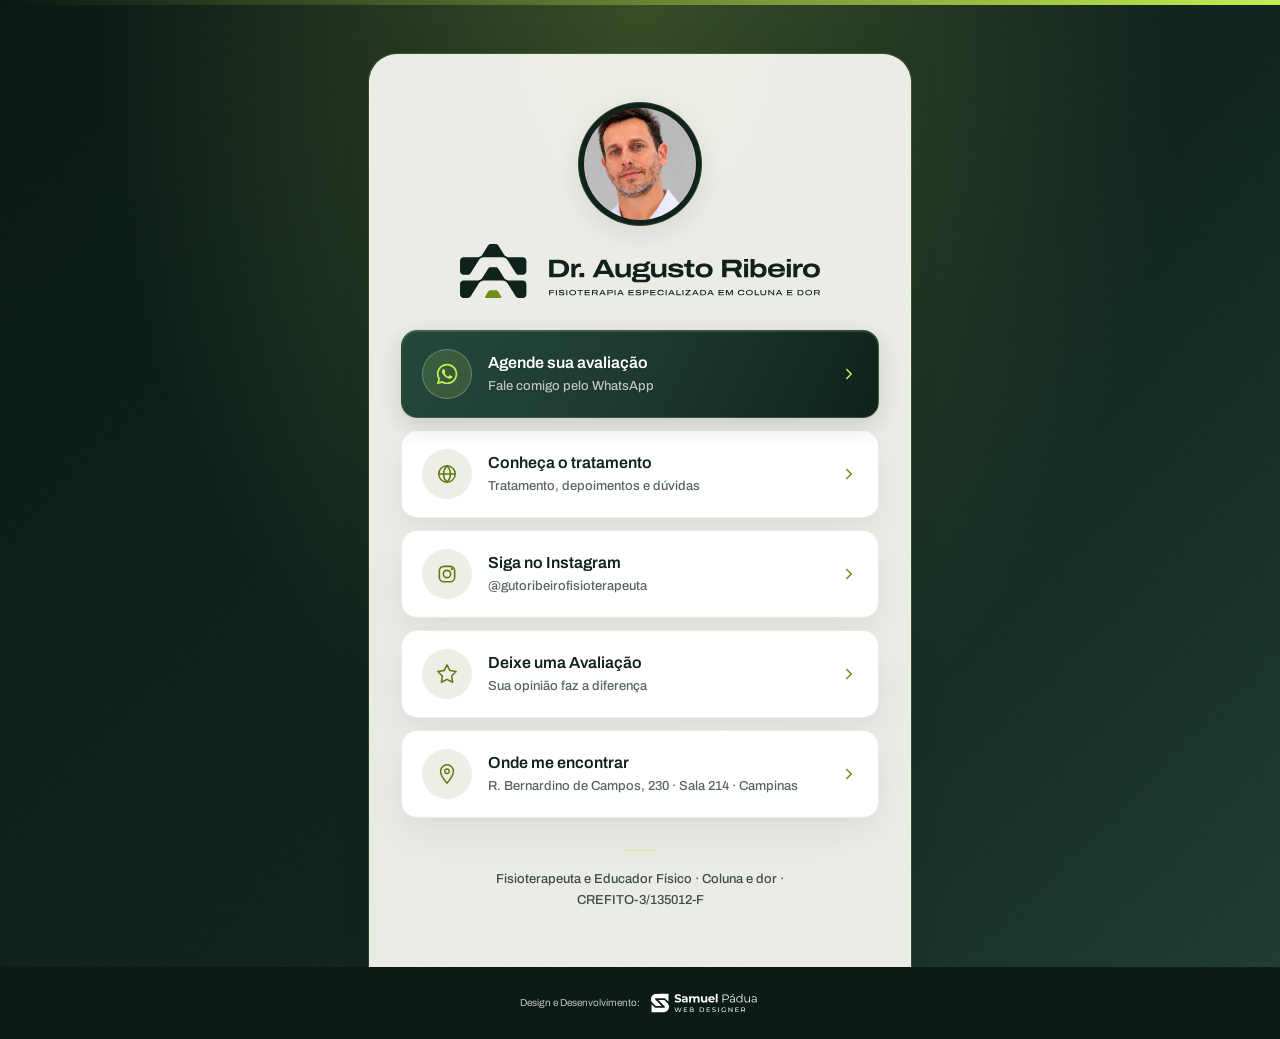
<file: links.html>
<!DOCTYPE html>
<html lang="pt-BR">
<head>
  <meta charset="UTF-8">
  <meta name="viewport" content="width=device-width, initial-scale=1.0">
  <!-- [GTM] Google Tag Manager: inserir o container do Dr. Augusto aqui quando existir -->
  <title>Links — Dr. Augusto Ribeiro · Fisioterapeuta</title>
  <meta name="description" content="Agende sua avaliação, siga no Instagram, deixe sua avaliação no Google e veja o endereço do Dr. Augusto Ribeiro, fisioterapeuta com foco em coluna e dor em Campinas.">
  <!-- página de "link na bio": fica fora do índice para não competir com a página principal -->
  <meta name="robots" content="noindex, follow">
  <link rel="canonical" href="https://www.draugustoribeiro.com.br/links">
  <meta name="theme-color" content="#0F221D">
  <meta property="og:locale" content="pt_BR">
  <meta property="og:type" content="website">
  <meta property="og:site_name" content="Dr. Augusto Ribeiro">
  <meta property="og:title" content="Links — Dr. Augusto Ribeiro · Fisioterapeuta">
  <meta property="og:description" content="Agende sua avaliação, siga no Instagram e veja o endereço do consultório em Campinas.">
  <meta property="og:url" content="https://www.draugustoribeiro.com.br/links">
  <meta property="og:image" content="https://www.draugustoribeiro.com.br/og-share.jpg">
  <meta property="og:image:type" content="image/jpeg">
  <meta property="og:image:width" content="1200">
  <meta property="og:image:height" content="630">
  <meta property="og:image:alt" content="Dr. Augusto Ribeiro, fisioterapeuta em Campinas, ao lado do texto: Fisioterapia especializada em coluna e dor">
  <meta name="twitter:card" content="summary_large_image">
  <meta name="twitter:title" content="Links — Dr. Augusto Ribeiro · Fisioterapeuta">
  <meta name="twitter:description" content="Agende sua avaliação, siga no Instagram e veja o endereço do consultório em Campinas.">
  <meta name="twitter:image" content="https://www.draugustoribeiro.com.br/og-share.jpg">
  <meta name="twitter:image:alt" content="Dr. Augusto Ribeiro, fisioterapeuta em Campinas, ao lado do texto: Fisioterapia especializada em coluna e dor">
  <link rel="icon" href="favicon.ico" sizes="48x48">
  <link rel="icon" type="image/svg+xml" href="favicon.svg">
  <link rel="apple-touch-icon" href="apple-touch-icon.png">
  <link rel="preload" href="fonts/archivo.woff2" as="font" type="font/woff2" crossorigin>
  <link rel="stylesheet" href="style.css">
  <link rel="stylesheet" href="links.css">
</head>
<body class="links-page">

  <div class="top-bar"></div>

  <main class="lk-main">
    <div class="lk-grain"></div>

    <div class="lk-container">

      <!-- Header -->
      <header class="lk-header">
        <div class="lk-avatar-wrap">
          <img src="dr-links.webp" class="lk-avatar" width="300" height="300" alt="Dr. Augusto Ribeiro">
        </div>
        <img src="logo-claro.svg" class="lk-logo" width="743" height="112" alt="Dr. Augusto Ribeiro – Fisioterapia especializada em coluna e dor">
      </header>

      <!-- Link Cards -->
      <div class="lk-cards">

        <!-- Agende uma Consulta (destaque) -->
        <a href="https://wa.me/5519997171988?text=Ol%C3%A1%2C%20Dr.%20Augusto!%20Vim%20pelo%20Instagram%20e%20gostaria%20de%20agendar%20uma%20avalia%C3%A7%C3%A3o." class="lk-card lk-card--primary" target="_blank" rel="noopener">
          <span class="lk-icon">
            <svg width="22" height="22" viewBox="0 0 57 57" fill="none" xmlns="http://www.w3.org/2000/svg">
              <path fill-rule="evenodd" clip-rule="evenodd" d="M47.4216 9.51921C42.4222 4.51401 35.7735 1.75635 28.6904 1.75342C14.0949 1.75342 2.21626 13.6317 2.21039 28.2311C2.20844 32.8981 3.42761 37.4539 5.74495 41.4695L1.98828 55.1909L16.0257 51.5086C19.8936 53.6185 24.2481 54.7304 28.6796 54.7317H28.6907C43.2846 54.7317 55.1645 42.8524 55.1701 28.2523C55.173 21.1767 52.4212 14.5241 47.4216 9.51921ZM28.6904 50.2598H28.6813C24.7322 50.2581 20.8591 49.1968 17.4794 47.1919L16.6761 46.7148L8.34605 48.9L10.5695 40.7784L10.046 39.9457C7.84279 36.4415 6.67939 32.3913 6.68135 28.2328C6.68592 16.0981 16.5593 6.22568 28.6992 6.22568C34.5779 6.22763 40.1039 8.51986 44.2592 12.68C48.4144 16.8401 50.7014 22.3698 50.6994 28.2507C50.6942 40.3863 40.8215 50.2598 28.6904 50.2598ZM40.7628 33.7761C40.1013 33.4448 36.8482 31.8446 36.2416 31.6235C35.6356 31.4027 35.194 31.2928 34.7533 31.9549C34.312 32.617 33.0443 34.1075 32.6581 34.5488C32.2719 34.9904 31.8864 35.0459 31.2246 34.7145C30.5629 34.3834 28.4311 33.6845 25.9037 31.4304C23.937 29.676 22.6092 27.5094 22.223 26.8473C21.8375 26.1845 22.2198 25.861 22.5133 25.497C23.2296 24.6075 23.9468 23.6751 24.1673 23.2338C24.3881 22.7922 24.2775 22.4057 24.1118 22.0746C23.9468 21.7436 22.6236 18.4869 22.0724 17.1617C21.5348 15.8721 20.9898 16.0463 20.5834 16.026C20.1979 16.0068 19.7566 16.0029 19.3154 16.0029C18.8744 16.0029 18.1575 16.1682 17.5508 16.831C16.9445 17.4934 15.2355 19.0939 15.2355 22.3505C15.2355 25.6072 17.6063 28.7533 17.937 29.1949C18.2677 29.6365 22.6027 36.3195 29.2396 39.1851C30.8182 39.8674 32.0505 40.2741 33.0116 40.5791C34.5968 41.0827 36.0387 41.0116 37.1789 40.8413C38.4503 40.6512 41.0932 39.2406 41.645 37.6952C42.1962 36.1496 42.1962 34.825 42.0305 34.5488C41.8655 34.2729 41.4242 34.1075 40.7628 33.7761Z" fill="white"/>
            </svg>
          </span>
          <div class="lk-card-text">
            <span class="lk-card-title">Agende sua avaliação</span>
            <span class="lk-card-desc">Fale comigo pelo WhatsApp</span>
          </div>
          <span class="lk-arrow">
            <svg width="18" height="18" viewBox="0 0 24 24" fill="none">
              <path d="M9 18l6-6-6-6" stroke="white" stroke-width="2" stroke-linecap="round" stroke-linejoin="round"/>
            </svg>
          </span>
        </a>

        <!-- Site -->
        <a href="https://www.draugustoribeiro.com.br/" class="lk-card" target="_blank" rel="noopener">
          <span class="lk-icon">
            <svg width="22" height="22" viewBox="0 0 24 24" fill="none" xmlns="http://www.w3.org/2000/svg">
              <circle cx="12" cy="12" r="9" stroke="white" stroke-width="1.6"/>
              <path d="M3 12h18M12 3c2.5 2.6 3.8 5.6 3.8 9s-1.3 6.4-3.8 9c-2.5-2.6-3.8-5.6-3.8-9S9.5 5.6 12 3z" stroke="white" stroke-width="1.6" stroke-linejoin="round"/>
            </svg>
          </span>
          <div class="lk-card-text">
            <span class="lk-card-title">Conheça o tratamento</span>
            <span class="lk-card-desc">Tratamento, depoimentos e dúvidas</span>
          </div>
          <span class="lk-arrow">
            <svg width="18" height="18" viewBox="0 0 24 24" fill="none">
              <path d="M9 18l6-6-6-6" stroke="white" stroke-width="2" stroke-linecap="round" stroke-linejoin="round"/>
            </svg>
          </span>
        </a>

        <!-- Instagram -->
        <a href="https://www.instagram.com/gutoribeirofisioterapeuta/" class="lk-card" target="_blank" rel="noopener">
          <span class="lk-icon">
            <svg width="22" height="22" viewBox="0 0 28 28" fill="none" xmlns="http://www.w3.org/2000/svg">
              <rect x="4.25" y="4.25" width="19.5" height="19.5" rx="5.75" stroke="white" stroke-width="2"/>
              <circle cx="14" cy="14" r="4.65" stroke="white" stroke-width="2"/>
              <circle cx="20.2" cy="7.8" r="1.4" fill="white"/>
            </svg>
          </span>
          <div class="lk-card-text">
            <span class="lk-card-title">Siga no Instagram</span>
            <span class="lk-card-desc">@gutoribeirofisioterapeuta</span>
          </div>
          <span class="lk-arrow">
            <svg width="18" height="18" viewBox="0 0 24 24" fill="none">
              <path d="M9 18l6-6-6-6" stroke="white" stroke-width="2" stroke-linecap="round" stroke-linejoin="round"/>
            </svg>
          </span>
        </a>

        <!-- Deixe uma Avaliação (Perfil da Empresa no Google) -->
        <a href="https://www.google.com/maps?cid=4910557578483042734" class="lk-card" target="_blank" rel="noopener">
          <span class="lk-icon">
            <svg width="22" height="22" viewBox="0 0 24 24" fill="none" xmlns="http://www.w3.org/2000/svg">
              <path d="M12 2l3.09 6.26L22 9.27l-5 4.87 1.18 6.88L12 17.77l-6.18 3.25L7 14.14 2 9.27l6.91-1.01L12 2z" stroke="white" stroke-width="1.6" stroke-linejoin="round"/>
            </svg>
          </span>
          <div class="lk-card-text">
            <span class="lk-card-title">Deixe uma Avaliação</span>
            <span class="lk-card-desc">Sua opinião faz a diferença</span>
          </div>
          <span class="lk-arrow">
            <svg width="18" height="18" viewBox="0 0 24 24" fill="none">
              <path d="M9 18l6-6-6-6" stroke="white" stroke-width="2" stroke-linecap="round" stroke-linejoin="round"/>
            </svg>
          </span>
        </a>

        <!-- Onde me encontrar -->
        <a href="https://www.google.com/maps/dir/?api=1&amp;destination=-22.9062717,-47.0674248" class="lk-card" target="_blank" rel="noopener">
          <span class="lk-icon">
            <svg width="22" height="22" viewBox="0 0 24 24" fill="none" xmlns="http://www.w3.org/2000/svg">
              <path d="M12 2C8.13 2 5 5.13 5 9c0 5.25 7 13 7 13s7-7.75 7-13c0-3.87-3.13-7-7-7z" stroke="white" stroke-width="1.6" stroke-linejoin="round"/>
              <circle cx="12" cy="9" r="2.5" stroke="white" stroke-width="1.5"/>
            </svg>
          </span>
          <div class="lk-card-text">
            <span class="lk-card-title">Onde me encontrar</span>
            <span class="lk-card-desc">R. Bernardino de Campos, 230 · Sala 214 · Campinas</span>
          </div>
          <span class="lk-arrow">
            <svg width="18" height="18" viewBox="0 0 24 24" fill="none">
              <path d="M9 18l6-6-6-6" stroke="white" stroke-width="2" stroke-linecap="round" stroke-linejoin="round"/>
            </svg>
          </span>
        </a>

      </div>

      <p class="lk-bio">Fisioterapeuta e Educador Físico · Coluna e dor · CREFITO-3/135012-F</p>

    </div>
  </main>

  <!-- Footer -->
  <footer class="site-footer">
    <div class="site-footer-grain"></div>
    <div class="site-footer-inner">
      <a href="https://samuelpadua.com.br/" class="site-footer-credit" target="_blank" rel="noopener" aria-label="Design e Desenvolvimento por Samuel Pádua Web Designer">
        <span class="site-footer-credit-text">Design e Desenvolvimento:</span>
        <img src="logo-samuel.svg" alt="Samuel Pádua Web Designer" class="site-footer-credit-logo" width="114" height="23">
      </a>
    </div>
  </footer>

</body>
</html>
</file>
<file: style.css>
/* ===== FONTES (self-host, variáveis) ===== */
@font-face {
  font-family: 'Archivo';
  src: url('fonts/archivo.woff2') format('woff2');
  font-weight: 100 900;
  font-stretch: 62% 125%;
  font-style: normal;
  font-display: swap;
}

/* ===== RESET & BASE ===== */
*, *::before, *::after { box-sizing: border-box; margin: 0; padding: 0; }

:root {
  --dark:       #0F221D;
  --primary:    #0F221D;
  --teal:       #EEEDE6;
  --white:      #FFFFFF;
  --paper:      #F5F4EF;
  --muted:      #56665E;
  --border:     rgba(15, 34, 29, 0.12);
  --ease-out:   cubic-bezier(0.22, 1, 0.36, 1);
  --shadow-soft: 0 4px 12px rgba(15, 34, 29, 0.025), 0 16px 40px rgba(15, 34, 29, 0.055);
  --gray-bg:    #F5F4EF;
  --font-display: 'Archivo', system-ui, sans-serif;
  --grad-start: #24473D;
  --grad-end:   #0F221D;
  --gradient:   linear-gradient(110deg, var(--grad-start), var(--grad-end));

  /* Marca Dr. Augusto Ribeiro (Floresta Noite, Floresta, Pedra Clara, Cinza Musgo, Lima) */
  --marinho:    #0F221D;
  --marinho-2:  #1E3B33;
  --marinho-3:  #0A1814;
  --cobre:      #C6EE52;
  --cobre-claro:#D6F27F;
  --cobre-texto:#5E7A0E;   /* cobre para texto pequeno sobre fundo claro (contraste AA) */
  --areia:      #EEEDE6;
  --cinza:      #7D8C84;
  --texto:      #3E4C45;
  --grad-profundidade: linear-gradient(135deg, #0A1814 0%, #0F221D 55%, #1E3B33 100%);
  --grad-brasa: linear-gradient(225deg, #C6EE52 0%, #2C4A1E 22%, #0F221D 62%);
  --grad-areia: linear-gradient(135deg, #F5F4EF 0%, #E2E1D8 100%);
}

html { scroll-behavior: smooth; overflow-x: hidden; }

html {
  scrollbar-color: #C6EE52 rgba(15, 34, 29, 0.12);
  scrollbar-width: thin;
}

body {
  font-family: 'Archivo', system-ui, sans-serif;
  color: var(--dark);
  background: var(--white);
  overflow-x: hidden;
  -webkit-font-smoothing: antialiased;
}

::selection { background: #DCE8BE; color: var(--dark); }

:where(a, button, [tabindex]):focus-visible {
  outline: 3px solid #5E7A0E;
  outline-offset: 5px;
}

:where(h1, h2, h3) { text-wrap: balance; }

.skip-link {
  position: fixed;
  top: 12px;
  left: 12px;
  z-index: 1100;
  padding: 12px 20px;
  border-radius: 8px;
  background: var(--white);
  color: var(--dark);
  width: 1px;
  height: 1px;
  overflow: hidden;
  clip-path: inset(50%);
}

.skip-link:focus { width: auto; height: auto; clip-path: none; }

body::-webkit-scrollbar {
  width: 12px;
}

body::-webkit-scrollbar-track {
  background: rgba(15, 34, 29, 0.08);
}

body::-webkit-scrollbar-thumb {
  background: linear-gradient(180deg, #D6F27F 0%, #C6EE52 100%);
  background-origin: border-box;
  border-radius: 999px;
  border: 2px solid rgba(255, 255, 255, 0.75);
}

body::-webkit-scrollbar-thumb:hover {
  background: linear-gradient(180deg, #C6EE52 0%, #C6EE52 100%);
  background-origin: border-box;
}

/* ===== TIPOGRAFIA DE TÍTULOS ===== */
.hero-left h1,
.intro-left h2,
.treatment-title,
.card h3,
.problems-headline,
.condition-title,
.reviews-title,
.profile-title,
.faq-title,
.contact-title {
  font-family: var(--font-display);
}

/* ===== SCROLL REVEAL ===== */
.reveal-item[data-reveal] {
  --reveal-x: 0px;
  --reveal-y: 22px;
  --reveal-scale: 1;
  opacity: 0;
  translate: var(--reveal-x) var(--reveal-y);
  scale: var(--reveal-scale);
  transition:
    opacity 0.7s var(--ease-out) var(--reveal-delay, 0ms),
    translate 0.7s var(--ease-out) var(--reveal-delay, 0ms),
    scale 0.7s var(--ease-out) var(--reveal-delay, 0ms),
    transform 0.3s var(--ease-out),
    box-shadow 0.3s ease,
    border-color 0.3s ease;
}

.reveal-item[data-reveal="left"] {
  --reveal-x: -24px;
  --reveal-y: 0px;
}

.reveal-item[data-reveal="right"] {
  --reveal-x: 24px;
  --reveal-y: 0px;
}

.reveal-item[data-reveal="up"] {
  --reveal-y: 24px;
}

.reveal-item[data-reveal="zoom"] {
  --reveal-y: 18px;
  --reveal-scale: 0.985;
}

.reveal-item[data-reveal].is-visible {
  opacity: 1;
  translate: 0 0;
  scale: 1;
}

/* ===== TOP BAR ===== */
.top-bar {
  height: 6px;
  background: linear-gradient(to right, #EEEDE6 0%, #C6EE52 100%);
  width: 100%;
}

/* ===== HERO SECTION ===== */
.hero {
  position: relative;
  height: 850px;
  display: flex;
  align-items: stretch;
  overflow: hidden;
}

.hero-bg {
  position: absolute;
  inset: 0;
  background:
    radial-gradient(ellipse 55% 70% at 72% 62%, rgba(198, 238, 82, 0.22), transparent 70%),
    var(--grad-profundidade);
  z-index: 0;
  overflow: hidden;
}

/* Símbolo da marca como marca-d'água atrás da foto */
.hero-right::before {
  content: '';
  position: absolute;
  left: 50%;
  top: 46%;
  width: 720px;
  aspect-ratio: 260 / 230;
  translate: -42% -50%;
  background: url('simbolo-contorno.svg') center/contain no-repeat;
  opacity: 0.06;
  pointer-events: none;
}

.hero-inner {
  position: relative;
  z-index: 1;
  width: 100%;
  max-width: 1280px;
  margin: 0 auto;
  padding: 0 60px;
  display: flex;
  flex-direction: column;
}

/* ===== HEADER / LOGO ===== */
.hero-header {
  padding: 60px 0 0;
  flex: 0 0 auto;
}

.logo {
  height: 74px;
  width: auto;
  display: block;
}

/* ===== HERO CONTENT ===== */
.hero-content {
  display: flex;
  align-items: stretch;
  gap: 40px;
  flex: 1;
}

/* ===== LEFT COLUMN ===== */
.hero-left {
  flex: 0 0 431px;
  display: flex;
  flex-direction: column;
  justify-content: center;
  padding-bottom: 44px;
}

.hero-left h1 {
  font-size: 54px;
  font-weight: 500;
  line-height: 1.1;
  letter-spacing: -0.02em;
  color: var(--dark);
  margin-bottom: 21px;
}

.gradient-text {
  background: var(--gradient);
  -webkit-background-clip: text;
  -webkit-text-fill-color: transparent;
  background-clip: text;
  display: inline;
  font-weight: 800;
}

.subtext {
  font-size: 15px;
  font-weight: 500;
  line-height: 1.75;
  color: var(--dark);
  max-width: 387px;
  margin-bottom: 28px;
}

.btn-cta {
  display: inline-flex;
  align-items: center;
  justify-content: center;
  gap: 16px;
  background: linear-gradient(115deg, #C6EE52, #5E7A0E);
  /* degradê a partir da borda: no padrão (padding-box) ele se repete na faixa da borda e cria um fio escuro */
  background-origin: border-box;
  border: 1px solid rgba(15, 34, 29, 0.1);
  box-shadow: 0 6px 18px rgba(94, 122, 14, 0.16), inset 0 1px rgba(255, 255, 255, 0.15);
  overflow: hidden;
  position: relative;
  color: var(--white);
  text-shadow: 0 1px 2px rgba(15, 34, 29, 0.28);
  font-family: 'Archivo', system-ui, sans-serif;
  font-size: 14px;
  font-weight: 700;
  line-height: 1.28;
  letter-spacing: 0.09em;
  text-transform: uppercase;
  text-decoration: none;
  min-height: 58px;
  height: auto;
  padding: 18px 30px;
  border-radius: 12px;
  align-self: flex-start;
  transition: transform 0.3s var(--ease-out), box-shadow 0.3s ease;
  margin-bottom: 20px;
}

.btn-cta::before {
  content: '';
  order: 1;
  flex: 0 0 16px;
  width: 16px;
  height: 16px;
  background: url("data:image/svg+xml,%3Csvg xmlns='http://www.w3.org/2000/svg' width='16' height='16' viewBox='0 0 24 24' fill='none' stroke='white' stroke-width='1.7' stroke-linecap='round' stroke-linejoin='round'%3E%3Cpath d='M5 12h14M13 6l6 6-6 6'/%3E%3C/svg%3E") center/contain no-repeat;
  transition: transform 0.3s var(--ease-out);
}

.btn-cta::after {
  content: '';
  position: absolute;
  top: -50%;
  left: 0;
  width: 45%;
  height: 200%;
  background: linear-gradient(
    to right,
    transparent,
    rgba(255, 255, 255, 0.22),
    transparent
  );
  transform: translateX(-160%) skewX(-18deg);
  pointer-events: none;
}

@media (hover: hover) and (pointer: fine) {
  .btn-cta:hover {
    transform: translateY(-3px);
    box-shadow: 0 12px 28px rgba(94, 122, 14, 0.22), inset 0 1px rgba(255, 255, 255, 0.15);
  }

  .btn-cta:hover::before { transform: translateX(3px); }
  .btn-cta:hover::after { animation: btn-shine 0.85s var(--ease-out); }
}

.btn-cta:active { transform: translateY(0); }

.crefito {
  font-size: 12px;
  font-weight: 700;
  letter-spacing: 0.1em;
  color: var(--dark);
  text-transform: uppercase;
  opacity: 0.7;
}

/* CTA do hero 12% menor que o padrão (somente desktop) */
@media (min-width: 821px) {
  .hero .btn-cta {
    min-height: 60px;
    padding: 18px 30px;
    font-size: 14px;
    border-radius: 12px;
    margin-bottom: 18px;
  }
}

/* ===== RIGHT COLUMN ===== */
.hero-right {
  flex: 1;
  align-self: stretch;
  position: relative;
  display: flex;
  align-items: flex-end;
  justify-content: center;
}

.doctor-img {
  position: absolute;
  bottom: 0;
  left: 50%;
  transform: translateX(-40%);
  z-index: 2;
  height: 820px;
  width: auto;
  display: block;
  object-fit: contain;
  object-position: bottom;
}

/* ===== STAMP ANIMADO ===== */
.stamp-wrapper {
  position: absolute;
  top: -36px;
  right: -60px;
  width: 162px;
  height: 162px;
  z-index: 3;
  transform: translate(10%, -10%) scale(0.9);
}

.stamp-txt {
  position: absolute;
  inset: 0;
  width: 162px;
  height: 162px;
  animation: spin-stamp 48s linear infinite;
  transform-origin: center center;
}

.stamp-iso {
  position: absolute;
  top: 50%;
  left: 50%;
  transform: translate(-50%, -50%);
  width: 83px;
  height: 83px;
}

@keyframes btn-shine {
  from { transform: translateX(-160%) skewX(-18deg); }
  to { transform: translateX(380%) skewX(-18deg); }
}

@keyframes entrance {
  from { opacity: 0; translate: 0 16px; }
  to { opacity: 1; translate: 0 0; }
}

.hero-header { animation: entrance 0.75s var(--ease-out) both; }
.hero-left > * { animation: entrance 0.8s var(--ease-out) backwards; }
.hero-left h1 { animation-delay: 0.08s; }
.hero-left .subtext { animation-delay: 0.16s; }
.hero-left .btn-cta { animation-delay: 0.24s; }
.hero-left .crefito { animation-delay: 0.3s; }
.hero-right { animation: entrance 1s var(--ease-out) 0.12s backwards; }

@keyframes spin-stamp {
  from { transform: rotate(0deg); }
  to   { transform: rotate(360deg); }
}

/* ===== INTRO BLOCK ===== */
.intro-block {
  position: relative;
  min-height: 200px;
  padding: 40px 0;
  display: flex;
  align-items: center;
  background: linear-gradient(to right, #1E3B33 0%, #0F221D 50%, #0A1814 100%);
  overflow: hidden;
}

/* Grain visível sobre o gradient */
.intro-block::after {
  content: '';
  position: absolute;
  inset: 0;
  background-image: url("data:image/svg+xml,%3Csvg xmlns='http://www.w3.org/2000/svg' width='220' height='220'%3E%3Cfilter id='g'%3E%3CfeTurbulence type='fractalNoise' baseFrequency='0.85' numOctaves='3' stitchTiles='stitch'/%3E%3CfeColorMatrix type='saturate' values='0'/%3E%3C/filter%3E%3Crect width='220' height='220' filter='url(%23g)'/%3E%3C/svg%3E");
  background-repeat: repeat;
  background-size: 220px 220px;
  mix-blend-mode: overlay;
  opacity: 0.18;
  pointer-events: none;
  z-index: 2;
}

.intro-inner {
  position: relative;
  z-index: 3;
  width: 100%;
  max-width: 1280px;
  margin: 0 auto;
  padding: 0 60px;
  display: flex;
  align-items: center;
  gap: 60px;
}

.intro-left {
  flex: 0 0 280px;
}

.intro-left h2 {
  font-size: 39px;
  font-weight: 500;
  line-height: 1.12;
  letter-spacing: -0.01em;
  color: var(--white);
}

.intro-left h2 strong {
  font-weight: 800;
  display: block;
  color: #D6F27F;
}

.intro-right {
  flex: 1;
}

.intro-right p {
  font-size: 17px;
  font-weight: 400;
  line-height: 1.7;
  color: var(--white);
}

.intro-right p strong {
  font-weight: 700;
}

.intro-right .intro-lead {
  margin-bottom: 10px;
  font-size: 21px;
  font-weight: 600;
  line-height: 1.4;
  color: #D6F27F;
}

/* Responsivo intro */
@media (max-width: 820px) {
  .intro-block { height: auto; padding: 44px 0; }

  .intro-inner {
    flex-direction: column;
    gap: 28px;
    padding: 0 32px;
  }

  .intro-left { flex: none; width: 100%; }

  .intro-left h2 { font-size: 32px; }

  .intro-right p { font-size: 16px; }
}

@media (max-width: 480px) {
  .intro-block { height: auto; padding: 40px 0; }

  .intro-inner { padding: 0 24px; gap: 20px; }

  .intro-left h2 { font-size: 28px; }

  .intro-right p { font-size: 15px; }
}

/* ===== TREATMENT BLOCK ===== */
.treatment-block {
  background: var(--paper);
  padding: 100px 0 90px;
}

.treatment-inner {
  max-width: 1280px;
  margin: 0 auto;
  padding: 0 60px;
  display: flex;
  flex-direction: column;
  align-items: center;
  gap: 60px;
}

/* Header */
.treatment-header {
  text-align: center;
  max-width: 760px;
}

.tagline {
  display: block;
  font-size: 15px;
  font-weight: 600;
  letter-spacing: 0.15em;
  text-transform: uppercase;
  color: #5E7A0E;
  margin-bottom: 12px;
}

.treatment-title {
  font-size: 48px;
  font-weight: 700;
  line-height: 1.1;
  letter-spacing: -0.01em;
  background: var(--gradient);
  -webkit-background-clip: text;
  -webkit-text-fill-color: transparent;
  background-clip: text;
  margin-bottom: 20px;
}

.treatment-desc {
  font-size: 16px;
  font-weight: 500;
  line-height: 1.7;
  color: #3E4C45;
}

/* Cards grid */
.cards-grid {
  display: grid;
  grid-template-columns: repeat(3, 1fr);
  gap: 24px;
  width: 100%;
}

.card {
  background: var(--white);
  border-radius: 20px;
  padding: 36px;
  box-shadow: var(--shadow-soft);
  border: 1px solid var(--border);
  position: relative;
  transition: border-color 0.3s ease, box-shadow 0.3s ease, transform 0.3s ease;
  display: flex;
  flex-direction: column;
  gap: 20px;
}

.cards-grid { counter-reset: treatment-step; }

.card::before {
  counter-increment: treatment-step;
  content: counter(treatment-step, decimal-leading-zero);
  position: absolute;
  top: 30px;
  right: 30px;
  font-family: var(--font-display);
  font-size: 32px;
  line-height: 1;
  color: #C9D9A0;
}

@media (hover: hover) and (pointer: fine) {
  .card:hover {
    border-color: #D6F27F;
    box-shadow: 0 16px 40px rgba(15, 34, 29, 0.09);
    transform: translateY(-5px);
  }
}

.card-icon svg {
  display: block;
}

.card h3 {
  font-size: 25px;
  font-weight: 700;
  line-height: 1.2;
  color: var(--primary);
}

.card p {
  font-size: 15px;
  font-weight: 400;
  line-height: 1.7;
  color: #3E4C45;
}

/* Footer */
.treatment-footer {
  display: flex;
  flex-direction: column;
  align-items: center;
  gap: 32px;
  text-align: center;
}

.treatment-footer > p {
  font-size: 16px;
  font-weight: 600;
  line-height: 1.65;
  color: var(--dark);
}

.btn-cta--center {
  align-self: center;
}

/* Responsivo treatment */
@media (max-width: 900px) {
  .cards-grid { grid-template-columns: 1fr; gap: 20px; }
  .treatment-title { font-size: 36px; }
  .treatment-block { padding: 72px 0; }
  .treatment-inner { padding: 0 32px; gap: 44px; }
}

@media (max-width: 480px) {
  .treatment-title { font-size: 30px; }
  .treatment-block { padding: 56px 0; }
  .treatment-inner { padding: 0 24px; gap: 36px; }
  .card { padding: 28px; }
}

/* ===== PROBLEMS BLOCK ===== */
.problems-block {
  position: relative;
  height: 195px;
  background: linear-gradient(to right, #1E3B33 0%, #0F221D 50%, #0A1814 100%);
  overflow: visible;
  clip-path: inset(-400px 0 0 0); /* permite sangrar acima, clipa abaixo */
  z-index: 2;
}

/* Grain confinado ao bloco */
.problems-grain {
  position: absolute;
  inset: 0;
  background-image: url("data:image/svg+xml,%3Csvg xmlns='http://www.w3.org/2000/svg' width='200' height='200'%3E%3Cfilter id='n'%3E%3CfeTurbulence type='fractalNoise' baseFrequency='0.8' numOctaves='4' stitchTiles='stitch'/%3E%3C/filter%3E%3Crect width='200' height='200' filter='url(%23n)'/%3E%3C/svg%3E");
  background-repeat: repeat;
  background-size: 200px 200px;
  mix-blend-mode: soft-light;
  opacity: 0.25;
  pointer-events: none;
  z-index: 0;
}

.problems-inner {
  position: relative;
  z-index: 1;
  max-width: 1280px;
  margin: 0 auto;
  padding: 0 80px 0 0;
  height: 100%;
  display: flex;
  align-items: center;
  gap: 52px;
}

/* Coluna da imagem */
.problems-img-col {
  flex: 0 0 auto;
  position: relative;
  height: 100%;
  display: flex;
  align-items: flex-end;
}

.problems-img {
  display: block;
  height: 240px;
  width: auto;
  filter: drop-shadow(0 0 30px rgba(198, 238, 82, 0.2));
}

/* Headline */
.problems-headline {
  flex: 0 0 auto;
  font-size: 27px;
  font-weight: 600;
  line-height: 1.12;
  color: var(--white);
  letter-spacing: 0;
  white-space: nowrap; /* 3 linhas fixas pelos <br> no desktop */
}

/* Body text */
.problems-body {
  flex: 1;
  font-size: 18px;
  font-weight: 400;
  line-height: 1.5;
  color: var(--white);
}

.problems-body strong {
  font-weight: 700;
}

/* Responsivo problems */
@media (max-width: 900px) {
  .problems-block { height: auto; padding: 48px 0; overflow: hidden; }
  .problems-inner { flex-direction: column; align-items: flex-start; gap: 24px; padding: 0 32px; height: auto; }
  .problems-img-col { display: none; }
  .problems-headline { flex: none; font-size: 28px; line-height: 1.15; white-space: normal; }
  .problems-body { font-size: 16px; }
}

@media (max-width: 480px) {
  .problems-block { padding: 40px 0; }
  .problems-inner { padding: 0 24px; gap: 16px; }
  .problems-headline { font-size: 18px; }
  .problems-body { font-size: 15px; }
}

/* ===== RESPONSIVO ===== */

/* Laptop menor / tablet landscape */
@media (max-width: 1100px) {
  .hero-inner { padding: 0 40px; }

  .hero-left {
    flex: 0 0 370px;
  }

  .hero-left h1 {
    font-size: 46px;
  }

  .subtext {
    font-size: 14px;
    max-width: 334px;
  }

  .doctor-img {
    height: 700px;
  }

  .stamp-wrapper { width: 124px; height: 124px; top: -68px; right: -16px; }
  .stamp-txt    { width: 124px; height: 124px; }
  .stamp-iso    { width: 63px;  height: 63px; }
}

/* Tablet portrait */
@media (max-width: 820px) {
  .hero {
    height: auto;
    min-height: 100svh;
  }

  .hero-inner { padding: 0 32px; }

  .hero-content {
    flex-direction: column;
    align-items: flex-start;
    gap: 0;
    padding-bottom: 0;
  }

  .hero-left {
    flex: none;
    width: 100%;
    max-width: 560px;
    padding-bottom: 40px;
    justify-content: flex-start;
    padding-top: 32px;
  }

  .hero-left h1 { font-size: 46px; }

  .subtext { font-size: 15px; max-width: 100%; }

  /* Foto flui no documento em proporção natural — sem cortes */
  .hero-right {
    width: 100%;
    height: auto;
    align-self: auto;
    justify-content: center;
    overflow: visible;
    margin-top: 16px;
  }

  .doctor-img {
    position: relative;
    top: auto;
    left: auto;
    transform: none;
    width: 85%;
    height: auto;
    max-width: 380px;
    margin: 0 auto;
    display: block;
  }

  .stamp-wrapper { top: 40px; right: 16px; width: 110px; height: 110px; }
  .stamp-txt    { width: 110px; height: 110px; }
  .stamp-iso    { width: 56px; height: 56px; }
}

/* Mobile */
@media (max-width: 480px) {
  .hero-inner { padding: 0 24px; }

  .logo { height: 60px; }

  .hero-left {
    padding-top: 24px;
    padding-bottom: 36px;
  }

  .hero-left h1 { font-size: 36px; }

  .subtext { font-size: 14px; }

  .btn-cta {
    height: 60px;
    padding: 0 24px;
    font-size: 13px;
    letter-spacing: 0.12em;
    align-self: stretch;
    justify-content: center;
    text-align: center;
  }

  /* Foto flui no documento em proporção natural — sem cortes */
  .hero-right {
    height: auto;
    overflow: visible;
    margin-top: 12px;
  }

  .doctor-img {
    position: relative;
    top: auto;
    bottom: auto;
    width: 85%;
    height: auto;
    max-width: 340px;
    transform: none;
    margin: 0 auto;
    display: block;
  }

  .stamp-wrapper { width: 86px; height: 86px; top: 30px; bottom: auto; right: 12px; }
  .stamp-txt    { width: 86px; height: 86px; }
  .stamp-iso    { width: 43px; height: 43px; }

  .whatsapp-float { bottom: 20px; right: 20px; width: 60px; height: 60px; }
}

/* ===== WHATSAPP FLUTUANTE ===== */
@keyframes wpp-pulse {
  0% { transform: scale(1); opacity: 0.35; }
  80%, 100% { transform: scale(1.5); opacity: 0; }
}

.whatsapp-float {
  position: fixed;
  bottom: max(24px, env(safe-area-inset-bottom));
  right: max(24px, env(safe-area-inset-right));
  width: 60px;
  height: 60px;
  background: linear-gradient(135deg, #C6EE52, #5E7A0E);
  background-origin: border-box;
  border-radius: 50%;
  display: flex;
  align-items: center;
  justify-content: center;
  z-index: 1000;
  text-decoration: none;
  box-shadow: 0 6px 24px rgba(15, 34, 29, 0.22);
  border: 1px solid rgba(255, 255, 255, 0.25);
  transition: transform 0.3s var(--ease-out), box-shadow 0.3s ease;
}

.whatsapp-float::before {
  content: '';
  position: absolute;
  inset: -1px;
  border: 1px solid #C6EE52;
  border-radius: inherit;
  opacity: 0;
  animation: wpp-pulse 3s ease-out 2s 2;
  pointer-events: none;
}

.whatsapp-float:hover {
  transform: scale(1.05);
  animation: none;
  box-shadow: 0 6px 28px rgba(94, 122, 14, 0.5);
}

.whatsapp-float:hover .wpp-badge,
.whatsapp-float:focus-visible .wpp-badge {
  opacity: 1;
  transform: translateY(-50%) translateX(0) scale(1);
  pointer-events: auto;
}

.whatsapp-float svg {
  width: 30px;
  height: 30px;
  position: relative;
  z-index: 1;
}

/* Badge balão de chat */
.wpp-badge {
  position: absolute;
  right: calc(100% + 14px);
  top: 50%;
  transform: translateY(-50%) translateX(10px) scale(0.92);
  white-space: nowrap;
  background: #ffffff;
  color: #5E7A0E;
  font-family: 'Archivo', system-ui, sans-serif;
  font-size: 13px;
  font-weight: 700;
  letter-spacing: 0.02em;
  padding: 10px 18px;
  border-radius: 50px;
  box-shadow: 0 4px 20px rgba(15, 34, 29, 0.18), 0 1px 4px rgba(0,0,0,0.08);
  opacity: 0;
  pointer-events: none;
  transition: opacity 0.22s ease, transform 0.22s ease;
}

/* Setinha apontando para o botão */
.wpp-badge::after {
  content: '';
  position: absolute;
  top: 50%;
  right: -7px;
  transform: translateY(-50%);
  border-width: 6px 0 6px 8px;
  border-style: solid;
  border-color: transparent transparent transparent #ffffff;
  filter: drop-shadow(2px 0 2px rgba(15, 34, 29,0.08));
}

/* ===== REVIEWS BLOCK ===== */
.reviews-block {
  position: relative;
  background: linear-gradient(135deg, #1E3B33 0%, #0F221D 50%, #0A1814 100%);
  padding: 80px 0 72px;
  display: flex;
  flex-direction: column;
  overflow: hidden;
}

.reviews-grain {
  position: absolute;
  inset: 0;
  background-image: url("data:image/svg+xml,%3Csvg xmlns='http://www.w3.org/2000/svg' width='200' height='200'%3E%3Cfilter id='n'%3E%3CfeTurbulence type='fractalNoise' baseFrequency='0.8' numOctaves='4' stitchTiles='stitch'/%3E%3C/filter%3E%3Crect width='200' height='200' filter='url(%23n)'/%3E%3C/svg%3E");
  mix-blend-mode: soft-light;
  opacity: 0.25;
  pointer-events: none;
  z-index: 1;
}

.reviews-inner {
  position: relative;
  z-index: 2;
  max-width: 1240px;
  margin: 0 auto;
  width: 100%;
  padding: 0 48px;
  display: flex;
  flex-direction: column;
  gap: 52px;
}

.reviews-header {
  text-align: center;
}

.reviews-tagline {
  display: block;
  font-size: 14px;
  font-weight: 600;
  letter-spacing: 0.3em;
  text-transform: uppercase;
  color: #EEEDE6;
  margin-bottom: 14px;
}

.reviews-title {
  font-size: 40px;
  font-weight: 400;
  color: var(--white);
  line-height: 1.15;
}

.reviews-title strong {
  font-weight: 700;
}

/* Carousel */
.reviews-carousel {
  position: relative;
  width: 100%;
  overflow: visible;
}

.carousel-viewport {
  overflow: hidden;
  width: 100%;
  border-radius: 16px;
  touch-action: pan-y;
}

.reviews-carousel:focus-visible { outline-color: #D6F27F; }

.reviews-track {
  display: flex;
  gap: 24px;
}

/* Review card */
.review-card {
  background: var(--white);
  border-radius: 16px;
  box-shadow: 0 12px 30px rgba(10, 16, 28, 0.18);
  padding: 28px 24px;
  display: flex;
  flex-direction: column;
  gap: 14px;
  flex-shrink: 0;
}

.rc-header {
  display: flex;
  align-items: center;
  gap: 12px;
}

.rc-avatar {
  width: 48px;
  height: 48px;
  border-radius: 50%;
  background: linear-gradient(135deg, #C6EE52, #5E7A0E);
  display: flex;
  align-items: center;
  justify-content: center;
  font-size: 14px;
  font-weight: 700;
  color: var(--white);
  flex-shrink: 0;
  overflow: hidden;
}

.rc-avatar img {
  width: 100%;
  height: 100%;
  object-fit: cover;
}

.rc-name {
  font-size: 15px;
  font-weight: 700;
  color: var(--dark);
  display: block;
}

.rc-count {
  font-size: 12px;
  color: var(--muted);
  display: block;
  margin-top: 2px;
}

.rc-stars {
  display: flex;
  align-items: center;
  gap: 8px;
}

.rc-stars-icons {
  color: #FBBC04;
  font-size: 17px;
  letter-spacing: 2px;
  line-height: 1;
}

.rc-badge {
  width: 18px;
  height: 18px;
  border-radius: 50%;
  background: #4285F4;
  display: flex;
  align-items: center;
  justify-content: center;
  flex-shrink: 0;
}

.rc-text {
  font-size: 15px;
  font-weight: 500;
  color: #3E4C45;
  line-height: 1.65;
}

/* Carousel buttons */
.carousel-btn {
  position: absolute;
  top: 50%;
  transform: translateY(-50%);
  background: none;
  border: none;
  cursor: pointer;
  padding: 0;
  display: flex;
  align-items: center;
  justify-content: center;
  transition: opacity 0.2s;
  z-index: 2;
  width: 48px;
  height: 48px;
}

.carousel-btn--prev {
  left: -72px;
}

.carousel-btn--next {
  right: -72px;
}

.carousel-btn:hover circle {
  stroke: rgba(255, 255, 255, 0.8);
}

@media (min-width: 821px) {
  .reviews-carousel { padding-inline: 56px; }
  .reviews-carousel .carousel-btn--prev { left: 0; }
  .reviews-carousel .carousel-btn--next { right: 0; }
}

.reviews-pagination {
  display: flex;
  justify-content: center;
  align-items: center;
  gap: 2px;
  margin-top: -16px;
}

.reviews-dot {
  width: 32px;
  height: 36px;
  border-radius: 8px;
  border: none;
  padding: 0;
  cursor: pointer;
  background: transparent;
  display: grid;
  place-items: center;
}

.reviews-dot::before {
  content: '';
  width: 7px;
  height: 7px;
  border-radius: 99px;
  background: rgba(255, 255, 255, 0.4);
  transition: width 0.3s var(--ease-out), background-color 0.3s ease;
}

.reviews-dot:hover::before { background: rgba(255, 255, 255, 0.75); }

.reviews-dot.is-active::before {
  background: var(--white);
  width: 22px;
}

.reviews-dot:focus-visible,
.carousel-btn:focus-visible { outline-color: #D6F27F; }

/* Footer */
.reviews-footer {
  display: flex;
  flex-direction: column;
  gap: 0;
}

.reviews-divider {
  height: 1px;
  background: rgba(255, 255, 255, 0.2);
  margin-bottom: 32px;
}

.reviews-cta-row {
  display: flex;
  align-items: center;
  justify-content: space-between;
}

.reviews-cta-text {
  font-size: 20px;
  font-weight: 700;
  color: var(--white);
  line-height: 1.4;
}

.reviews-footer .btn-cta {
  box-shadow: 0 0 0 3px rgba(255, 255, 255, 0.1);
}

/* ===== RESPONSIVE: REVIEWS ===== */
@media (max-width: 820px) {
  .reviews-block { min-height: unset; padding: 64px 0 56px; }
  .reviews-inner { padding: 0 20px; gap: 36px; }
  .reviews-carousel { padding: 0; }
  .carousel-btn--prev { left: 0; }
  .carousel-btn--next { right: 0; }
  .reviews-pagination { margin-top: -8px; }
  .reviews-title { font-size: 30px; }
  .reviews-cta-row { flex-direction: column; align-items: flex-start; gap: 24px; }
  .reviews-cta-text { font-size: 18px; }
}

@media (max-width: 480px) {
  .reviews-title { font-size: 26px; }
  .reviews-carousel { padding: 0; }
  .reviews-pagination { gap: 2px; }
  .carousel-btn { display: none; }
  .rc-text { text-align: left; }
  .carousel-btn svg { width: 36px; height: 36px; }
}

/* ===== CONDITION BLOCK (HÉRNIA, etc.) ===== */
.condition-block {
  background: var(--white);
  padding: 96px 0;
}

.condition-inner {
  max-width: 1200px;
  margin: 0 auto;
  padding: 0 48px;
  display: grid;
  grid-template-columns: minmax(0, 0.9fr) minmax(0, 1.1fr);
  gap: clamp(36px, 5vw, 72px);
  align-items: center;
}

.condition-block--gray {
  background: var(--grad-areia);
}

.condition-media {
  position: relative;
  border-radius: 20px;
  overflow: hidden;
  line-height: 0;
  isolation: isolate;
  box-shadow: var(--shadow-soft);
  background: var(--gray-bg);
}

.condition-media video,
.condition-media .condition-img {
  width: 100%;
  height: auto;
  display: block;
  border-radius: 20px;
}

.condition-media .condition-img {
  aspect-ratio: 5 / 4;
  object-fit: cover;
}

.condition-media--portrait {
  max-width: 460px;
  width: 100%;
  justify-self: center;
}

.condition-media--portrait .condition-img {
  aspect-ratio: 4 / 5;
  object-position: center 60%;
}

.condition-tag {
  display: block;
  font-size: 12px;
  font-weight: 600;
  letter-spacing: 0.24em;
  text-transform: uppercase;
  color: #5E7A0E;
  margin-bottom: -12px;
}

.condition-media--video video {
  filter: sepia(0.3) saturate(0.85) contrast(0.93) brightness(0.98);
}

.condition-media--video::after {
  content: '';
  position: absolute;
  inset: 0;
  border-radius: 20px;
  pointer-events: none;
  opacity: 0.34;
  mix-blend-mode: soft-light;
  background-image:
    url("data:image/svg+xml,%3Csvg xmlns='http://www.w3.org/2000/svg' width='160' height='160' viewBox='0 0 160 160'%3E%3Cfilter id='n'%3E%3CfeTurbulence type='fractalNoise' baseFrequency='1.35' numOctaves='3' stitchTiles='stitch'/%3E%3C/filter%3E%3Crect width='160' height='160' filter='url(%23n)' opacity='1'/%3E%3C/svg%3E");
  background-size: 160px 160px;
}

.condition-text {
  display: flex;
  flex-direction: column;
  align-items: flex-start;
  gap: 24px;
}

.condition-text .btn-cta {
  align-self: flex-start;
  font-size: 13px;
  height: 58px;
  padding: 0 26px;
  margin-bottom: 0;
}

.condition-title {
  font-size: 38px;
  font-weight: 400;
  line-height: 1.16;
  letter-spacing: -0.01em;
  background: var(--gradient);
  -webkit-background-clip: text;
  -webkit-text-fill-color: transparent;
  background-clip: text;
}

.condition-title strong {
  font-weight: 800;
}

.condition-body {
  font-size: 15px;
  font-weight: 400;
  line-height: 1.7;
  color: #3E4C45;
}

/* ===== RESPONSIVE: CONDITION BLOCK ===== */
@media (max-width: 820px) {
  .condition-inner {
    grid-template-columns: 1fr;
    gap: 36px;
    padding: 0 28px;
  }

  .condition-block {
    padding: 64px 0;
  }

  .condition-title {
    font-size: 30px;
  }
}

@media (max-width: 480px) {
  .condition-title {
    font-size: 26px;
  }

  .condition-body {
    font-size: 15px;
  }
}

/* ===== PROFILE BLOCK ===== */
.profile-block {
  background: var(--white);
  padding: 104px 0 112px;
}

.profile-inner {
  max-width: 1200px;
  margin: 0 auto;
  padding: 0 48px;
  display: grid;
  grid-template-columns: minmax(340px, 500px) minmax(0, 1fr);
  gap: 64px;
  align-items: center;
}

.profile-media {
  width: 100%;
}

.profile-image {
  width: 100%;
  display: block;
  border-radius: 18px;
  object-fit: cover;
  box-shadow: 0 24px 60px rgba(15, 34, 29, 0.08);
}

.profile-content {
  max-width: 620px;
  display: flex;
  flex-direction: column;
  align-items: flex-start;
}

.profile-title {
  font-size: 45px;
  font-weight: 700;
  line-height: 1.06;
  letter-spacing: -0.015em;
  margin-bottom: 14px;
  background: var(--gradient);
  -webkit-background-clip: text;
  -webkit-text-fill-color: transparent;
  background-clip: text;
}

.profile-meta {
  font-size: 16px;
  font-weight: 600;
  line-height: 1.35;
  letter-spacing: 0.07em;
  color: #5E7A0E;
  margin-bottom: 28px;
}

.profile-body {
  display: flex;
  flex-direction: column;
  gap: 20px;
}

.profile-body p {
  margin: 0;
  font-size: 15px;
  font-weight: 400;
  line-height: 1.75;
  color: #3E4C45;
}

.profile-body strong {
  font-weight: 700;
  color: #0F221D;
}

.profile-socials {
  display: flex;
  align-items: center;
  gap: 12px;
  margin-top: 30px;
}

.profile-social-btn {
  width: 64px;
  height: 64px;
  border-radius: 50%;
  background: linear-gradient(135deg, #C6EE52 0%, #5E7A0E 100%);
  display: inline-flex;
  align-items: center;
  justify-content: center;
  text-decoration: none;
  box-shadow: 0 16px 34px rgba(198, 238, 82, 0.18);
  transition: transform 0.22s ease, box-shadow 0.22s ease;
}

.profile-social-btn:hover {
  transform: translateY(-2px);
  box-shadow: 0 20px 40px rgba(198, 238, 82, 0.24);
}

.profile-social-icon {
  width: 24px;
  height: 24px;
  object-fit: contain;
}

/* ===== RESPONSIVE: PROFILE BLOCK ===== */
@media (max-width: 980px) {
  .profile-block {
    padding: 80px 0 88px;
  }

  .profile-inner {
    grid-template-columns: 1fr;
    gap: 40px;
    padding: 0 28px;
  }

  .profile-media {
    max-width: 420px;
    margin: 0 auto;
  }

  .profile-content {
    max-width: 100%;
  }

  .profile-title {
    font-size: 38px;
  }
}

@media (max-width: 480px) {
  .profile-block {
    padding: 64px 0 72px;
  }

  .profile-inner {
    padding: 0 24px;
    gap: 28px;
  }

  .profile-title {
    font-size: 32px;
    margin-bottom: 12px;
  }

  .profile-meta {
    font-size: 14px;
    margin-bottom: 22px;
  }

  .profile-body {
    gap: 18px;
  }

  .profile-socials {
    gap: 12px;
    margin-top: 24px;
  }

  .profile-social-btn {
    width: 58px;
    height: 58px;
  }

  .profile-social-btn svg,
  .profile-social-icon {
    width: 22px;
    height: 22px;
  }
}

/* ===== FAQ BLOCK ===== */
.faq-block {
  position: relative;
  background: var(--grad-areia);
  padding: 104px 0 96px;
}

.faq-inner {
  max-width: 1200px;
  margin: 0 auto;
  padding: 0 48px;
  display: flex;
  flex-direction: column;
  align-items: center;
}

.faq-header {
  text-align: center;
  max-width: 760px;
  margin-bottom: 42px;
}

.faq-tagline {
  display: block;
  font-size: 14px;
  font-weight: 600;
  letter-spacing: 0.3em;
  text-transform: uppercase;
  color: #5E7A0E;
  margin-bottom: 18px;
}

.faq-title {
  font-size: 44px;
  font-weight: 700;
  line-height: 1.08;
  letter-spacing: -0.015em;
  margin-bottom: 14px;
  background: var(--gradient);
  -webkit-background-clip: text;
  -webkit-text-fill-color: transparent;
  background-clip: text;
}

.faq-subtitle {
  margin: 0;
  font-size: 15px;
  font-weight: 400;
  line-height: 1.55;
  color: #3E4C45;
}

.faq-list {
  width: 100%;
  max-width: 760px;
  display: flex;
  flex-direction: column;
  gap: 12px;
}

.faq-item {
  background: rgba(255, 255, 255, 0.94);
  border: 1px solid rgba(198, 238, 82, 0.18);
  border-radius: 14px;
  box-shadow: 0 12px 32px rgba(15, 34, 29, 0.05);
  overflow: hidden;
  transition: border-color 0.22s ease, box-shadow 0.22s ease;
}

.faq-item.is-open {
  border-color: rgba(198, 238, 82, 0.45);
  box-shadow: 0 14px 36px rgba(198, 238, 82, 0.08);
}

.faq-question {
  width: 100%;
  border: none;
  background: transparent;
  display: flex;
  align-items: center;
  justify-content: space-between;
  gap: 20px;
  text-align: left;
  padding: 22px 22px 20px;
  cursor: pointer;
  font-family: inherit;
  font-size: 16px;
  font-weight: 600;
  line-height: 1.35;
  color: #0F221D;
}

.faq-icon {
  color: #C6EE52;
  flex-shrink: 0;
  display: inline-flex;
  align-items: center;
  justify-content: center;
  width: 30px;
  height: 30px;
  border-radius: 50%;
  background: var(--paper);
  transition: transform 0.35s var(--ease-out), background-color 0.25s ease;
}

.faq-item.is-open .faq-icon {
  transform: rotate(180deg);
  background: #EEF6D8;
}

.faq-item:not(.is-open) .faq-icon {
  transform: rotate(0deg);
}

.faq-answer {
  display: grid;
  grid-template-rows: 0fr;
  opacity: 0;
  visibility: hidden;
  transition: grid-template-rows 0.35s var(--ease-out), opacity 0.25s ease, visibility 0.35s;
}

.faq-item.is-open .faq-answer {
  grid-template-rows: 1fr;
  opacity: 1;
  visibility: visible;
}

.faq-answer-inner { min-height: 0; overflow: hidden; }

.faq-question:focus-visible { outline-offset: -5px; border-radius: 12px; }

.faq-answer p {
  margin: 0;
  padding: 0 22px 24px;
  font-size: 15px;
  font-weight: 400;
  line-height: 1.75;
  color: #3E4C45;
}

.faq-footer {
  width: 100%;
  max-width: 760px;
  margin-top: 42px;
}

.faq-divider {
  height: 1px;
  background: rgba(15, 34, 29, 0.12);
  margin-bottom: 30px;
}

.faq-cta-row {
  display: flex;
  align-items: center;
  justify-content: space-between;
  gap: 32px;
}

.faq-cta-text {
  margin: 0;
  font-size: 18px;
  font-weight: 400;
  line-height: 1.35;
  color: #3E4C45;
  max-width: 360px;
  flex: 0 1 360px;
}

.faq-cta-text strong {
  font-weight: 700;
  color: #0F221D;
}

.faq-footer .btn-cta {
  min-width: 300px;
  margin-bottom: 0;
  white-space: nowrap;
  text-align: center;
  flex-shrink: 0;
}

/* ===== RESPONSIVE: FAQ BLOCK ===== */
@media (max-width: 900px) {
  .faq-block {
    padding: 80px 0 76px;
  }

  .faq-inner {
    padding: 0 28px;
  }

  .faq-title {
    font-size: 36px;
  }

  .faq-question {
    font-size: 17px;
  }

  .faq-cta-row {
    flex-direction: column;
    align-items: flex-start;
  }

  .faq-cta-text {
    max-width: 100%;
    flex-basis: auto;
  }

  .faq-footer .btn-cta {
    min-width: 0;
    white-space: normal;
  }
}

@media (max-width: 480px) {
  .faq-block {
    padding: 64px 0 64px;
  }

  .faq-inner {
    padding: 0 24px;
  }

  .faq-header {
    margin-bottom: 30px;
  }

  .faq-title {
    font-size: 30px;
  }

  .faq-subtitle {
    font-size: 14px;
  }

  .faq-list {
    gap: 16px;
  }

  .faq-question {
    font-size: 16px;
    padding: 18px 18px 16px;
  }

  .faq-answer p {
    padding: 0 18px 20px;
    font-size: 14px;
  }

  .faq-footer {
    margin-top: 32px;
  }

  .faq-divider {
    margin-bottom: 24px;
  }

  .faq-cta-text {
    font-size: 16px;
  }
}

/* ===== CONTACT BLOCK ===== */
.contact-block {
  background: var(--white);
}

.contact-inner {
  max-width: 100%;
  min-height: 760px;
  display: grid;
  grid-template-columns: minmax(0, 52%) minmax(0, 48%);
  align-items: stretch;
}

.contact-panel {
  padding: 78px 64px 70px max(48px, calc((100vw - 1160px) / 2));
  display: flex;
  flex-direction: column;
  justify-content: flex-start;
}

.contact-header {
  width: 100%;
  max-width: 524px;
  margin-bottom: 44px;
}

.contact-tagline {
  display: block;
  font-size: 14px;
  font-weight: 500;
  letter-spacing: 0.16em;
  text-transform: uppercase;
  color: #5E7A0E;
  margin-bottom: 10px;
}

.contact-title {
  font-size: 52px;
  font-weight: 700;
  line-height: 1.02;
  letter-spacing: -0.02em;
  background: var(--gradient);
  -webkit-background-clip: text;
  -webkit-text-fill-color: transparent;
  background-clip: text;
}

.contact-cards {
  width: 100%;
  max-width: 524px;
  display: flex;
  flex-direction: column;
  gap: 22px;
}

.contact-card {
  background: var(--white);
  border-radius: 16px;
  padding: 20px 18px;
  display: flex;
  align-items: center;
  gap: 18px;
  min-height: 78px;
  text-decoration: none;
  color: #0F221D;
  box-shadow: var(--shadow-soft);
  transition: transform 0.22s ease, box-shadow 0.22s ease, border-color 0.22s ease;
  border: 1px solid var(--border);
}

.contact-card:hover {
  transform: translateY(-2px);
  box-shadow: 0 12px 28px rgba(15, 34, 29, 0.09);
  border-color: rgba(198, 238, 82, 0.4);
}

.contact-card-icon {
  width: 40px;
  height: 40px;
  border-radius: 50%;
  display: inline-flex;
  align-items: center;
  justify-content: center;
  color: #C6EE52;
  flex-shrink: 0;
  flex: 0 0 40px;
}

.contact-card-icon-img {
  width: 28px;
  height: 28px;
  object-fit: contain;
  filter: brightness(0) saturate(100%) invert(55%) sepia(45%) saturate(560%) hue-rotate(0deg) brightness(90%) contrast(90%);
}

.contact-card-text {
  font-size: 16px;
  font-weight: 700;
  line-height: 1.45;
  color: #0F221D;
  max-width: 420px;
  overflow-wrap: anywhere;
}

.contact-brand {
  width: 100%;
  max-width: 524px;
  margin-top: auto;
  padding-top: 72px;
}

.contact-logo {
  width: min(230px, 100%);
  display: block;
}

.contact-map-wrap {
  position: relative;
  min-height: 760px;
  background: #EEEDE6;
  overflow: hidden;
}

.contact-map {
  width: 100%;
  height: 100%;
  border: 0;
  display: block;
  filter: saturate(0.88) contrast(0.94) brightness(1.02);
}

@media (min-width: 1921px) {
  .contact-panel {
    padding-left: clamp(48px, 8vw, 140px);
    padding-right: clamp(56px, 6vw, 120px);
    align-items: flex-end;
  }

  .contact-header,
  .contact-cards,
  .contact-brand {
    max-width: 560px;
  }
}

/* ===== RESPONSIVE: CONTACT BLOCK ===== */
@media (max-width: 1180px) {
  .contact-inner {
    grid-template-columns: 1fr;
    min-height: unset;
  }

  .contact-panel {
    padding: 76px 40px 56px;
  }

  .contact-cards {
    max-width: 680px;
  }

  .contact-card-text {
    max-width: none;
  }

  .contact-brand {
    margin-top: 0;
    padding-top: 48px;
  }

  .contact-logo {
    width: min(210px, 100%);
  }

  .contact-map-wrap {
    min-height: 420px;
  }
}

@media (max-width: 680px) {
  .contact-panel {
    padding: 64px 24px 48px;
  }

  .contact-header {
    margin-bottom: 32px;
  }

  .contact-title {
    font-size: 40px;
  }

  .contact-cards {
    gap: 16px;
  }

  .contact-card {
    padding: 18px 16px;
    min-height: 72px;
    gap: 14px;
  }

  .contact-card-icon {
    width: 34px;
    height: 34px;
  }

  .contact-card-icon-img {
    width: 24px;
    height: 24px;
  }

  .contact-card-text {
    font-size: 15px;
  }

  .contact-brand {
    padding-top: 40px;
  }

  .contact-map-wrap {
    min-height: 340px;
  }
}

/* ===== FOOTER ===== */
.site-footer {
  position: relative;
  min-height: 72px;
  background: linear-gradient(135deg, #1E3B33 0%, #0F221D 45%, #0A1814 100%);
  overflow: hidden;
}

.site-footer-grain {
  position: absolute;
  inset: 0;
  background-image: url("data:image/svg+xml,%3Csvg xmlns='http://www.w3.org/2000/svg' width='200' height='200'%3E%3Cfilter id='n'%3E%3CfeTurbulence type='fractalNoise' baseFrequency='0.8' numOctaves='4' stitchTiles='stitch'/%3E%3C/filter%3E%3Crect width='200' height='200' filter='url(%23n)'/%3E%3C/svg%3E");
  mix-blend-mode: soft-light;
  opacity: 0.42;
  pointer-events: none;
}

.site-footer-inner {
  position: relative;
  z-index: 1;
  max-width: 860px;
  min-height: 72px;
  margin: 0 auto;
  padding: 0 32px;
  display: flex;
  align-items: center;
  justify-content: space-between;
  gap: 24px;
}

.site-footer-copy {
  margin: 0;
  font-size: 14px;
  font-weight: 400;
  line-height: 1.3;
  color: rgba(255, 255, 255, 0.95);
}

.site-footer-credit {
  display: inline-flex;
  align-items: center;
  gap: 10px;
  text-decoration: none;
  color: inherit;
}

.site-footer-credit-text {
  font-size: 10px;
  font-weight: 400;
  line-height: 1.4;
  color: rgba(255, 255, 255, 0.95);
  white-space: nowrap;
}

.site-footer-credit-logo {
  height: 22px;
  width: auto;
  display: block;
}

@media (max-width: 760px) {
  .site-footer {
    min-height: unset;
  }

  .site-footer-inner {
    min-height: unset;
    padding: 14px 20px;
    flex-direction: column;
    justify-content: center;
    gap: 10px;
    text-align: center;
  }

  .site-footer-copy {
    font-size: 13px;
  }
}

/* ===== GLOBAL RESPONSIVE REFINEMENTS ===== */
@media (max-width: 820px) {
  .hero-header {
    display: flex;
    justify-content: center;
    padding-top: 28px;
  }

  .hero-content {
    align-items: center;
  }

  .hero-left {
    align-items: center;
    text-align: center;
    margin: 0 auto;
  }

  .subtext,
  .crefito {
    text-align: center;
    margin-left: auto;
    margin-right: auto;
  }

  .hero .btn-cta,
  .condition-text .btn-cta,
  .reviews-footer .btn-cta,
  .faq-footer .btn-cta {
    align-self: center;
    height: 64px;
    padding: 0 32px;
    font-size: 14px;
    letter-spacing: 0.15em;
  }

  .intro-inner,
  .problems-inner {
    align-items: center;
    text-align: center;
  }

  .intro-left,
  .intro-right,
  .problems-headline,
  .problems-body {
    text-align: center;
  }

  .intro-right p,
  .problems-body {
    max-width: 60ch;
  }

  .card {
    align-items: flex-start;
    text-align: left;
  }

  .condition-text {
    align-items: center;
    text-align: center;
  }

  .condition-body {
    max-width: 62ch;
    line-height: 1.65;
  }

  .reviews-cta-row,
  .faq-cta-row {
    align-items: center;
    text-align: center;
  }

  .reviews-block .carousel-btn {
    display: none !important;
  }

  .review-card {
    text-align: left;
    align-items: flex-start;
  }

  .rc-header,
  .rc-stars {
    justify-content: flex-start;
  }

  .rc-info,
  .rc-text {
    text-align: left;
  }

  .reviews-cta-text,
  .faq-cta-text {
    max-width: 30ch;
    text-align: center;
  }

  .profile-content {
    align-items: center;
  }

  .profile-title,
  .profile-meta {
    text-align: center;
  }

  .profile-body {
    width: 100%;
    align-items: center;
  }

  .profile-body p {
    text-align: center;
    max-width: 62ch;
  }

  .profile-socials {
    justify-content: center;
  }

  .faq-question {
    font-size: 16px;
  }

  .contact-panel {
    align-items: center;
    text-align: center;
  }

  .contact-header,
  .contact-cards,
  .contact-brand {
    width: 100%;
    max-width: 680px;
  }

  .contact-logo {
    margin: 0 auto;
  }

  .contact-card {
    text-align: left;
  }

  .contact-card-text {
    text-align: left;
  }
}

@media (max-width: 480px) {
  .logo {
    height: 55px;
  }

  .hero-left {
    padding-top: 10px;
    padding-bottom: 28px;
  }

  .hero-left h1 {
    font-size: 38px;
    line-height: 1.1;
    letter-spacing: -0.025em;
  }

  .subtext {
    max-width: 31ch;
    font-size: 14px;
    line-height: 1.65;
  }

  .btn-cta {
    height: 60px;
    width: 100%;
    justify-content: center;
    font-size: 13px;
    letter-spacing: 0.12em;
    border-radius: 14px;
    padding: 0 24px;
    margin-bottom: 16px;
  }

  .condition-text .btn-cta,
  .reviews-footer .btn-cta,
  .faq-footer .btn-cta {
    height: 60px;
    font-size: 13px;
    letter-spacing: 0.12em;
    padding: 0 24px;
  }

  .crefito {
    font-size: 12px;
    line-height: 1.45;
  }

  .intro-left h2,
  .treatment-title,
  .problems-headline,
  .condition-title,
  .profile-title,
  .faq-title,
  .contact-title {
    text-align: center;
    margin-left: auto;
    margin-right: auto;
  }

  .intro-left h2 {
    font-size: 30px;
    line-height: 1.08;
  }

  .tagline,
  .reviews-tagline,
  .faq-tagline,
  .contact-tagline {
    font-size: 12px;
    letter-spacing: 0.22em;
    text-align: center;
  }

  .treatment-title {
    font-size: 32px;
    line-height: 1.08;
  }

  .treatment-desc,
  .faq-subtitle {
    max-width: 34ch;
    margin-left: auto;
    margin-right: auto;
    font-size: 14px;
    line-height: 1.65;
    text-align: center;
  }

  .card {
    padding: 24px 22px;
    gap: 16px;
  }

  .card h3 {
    font-size: 22px;
  }

  .card p {
    font-size: 15px;
    line-height: 1.65;
  }

  .problems-headline {
    font-size: 30px;
    line-height: 1.12;
  }

  .problems-body {
    font-size: 15px;
    line-height: 1.65;
  }

  .condition-title {
    font-size: 31px;
    line-height: 1.08;
  }

  .condition-body {
    font-size: 15px;
    line-height: 1.7;
  }

  .reviews-title {
    font-size: 32px;
    line-height: 1.1;
  }

  .reviews-cta-text {
    font-size: 17px;
    line-height: 1.45;
  }

  .profile-title {
    font-size: 34px;
    line-height: 1.08;
  }

  .profile-meta {
    max-width: 28ch;
    font-size: 13px;
    line-height: 1.45;
  }

  .profile-body p { max-width: none; }

  .faq-title {
    font-size: 32px;
    line-height: 1.1;
  }

  .faq-question {
    font-size: 15px;
    line-height: 1.4;
  }

  .faq-cta-text {
    font-size: 15px;
    line-height: 1.5;
  }

  .contact-title {
    font-size: 38px;
    line-height: 1.04;
  }

  .contact-card {
    min-height: 70px;
    padding: 17px 16px;
  }

  .contact-card-text {
    font-size: 15px;
    line-height: 1.45;
  }

  .site-footer-credit {
    justify-content: center;
    flex-wrap: wrap;
  }
}

/* Ajustes de leitura, toque e preferência de movimento. */
@media (max-width: 820px) {
  .hero-bg::after {
    content: '';
    position: absolute;
    inset: 0;
    background: linear-gradient(180deg, rgba(10, 24, 20, 0.5), transparent 75%);
  }

  .intro-right p,
  .condition-body,
  .profile-body p { text-align: left; }

  .hero .btn-cta,
  .condition-text .btn-cta,
  .reviews-footer .btn-cta,
  .faq-footer .btn-cta { letter-spacing: 0.08em; }

  .whatsapp-float {
    width: 54px;
    height: 54px;
    right: max(18px, env(safe-area-inset-right));
    bottom: max(18px, env(safe-area-inset-bottom));
  }

  .site-footer-inner { padding-bottom: 28px; }
}

@media (max-width: 480px) {
  .hero-left { padding-top: 24px; }
  .hero .btn-cta { height: 60px; font-size: 13px; padding-inline: 22px; }
  .condition-inner { padding-inline: 24px; }
  .treatment-footer > p br { display: none; }
  .faq-list { gap: 12px; }
}

@media (max-width: 360px) {
  .hero-left h1 { font-size: 33px; }
  .btn-cta,
  .hero .btn-cta,
  .condition-text .btn-cta,
  .reviews-footer .btn-cta,
  .faq-footer .btn-cta { font-size: 12px; padding-inline: 16px; letter-spacing: 0.05em; gap: 12px; }
  .crefito { font-size: 10px; }
}

@media (prefers-reduced-motion: reduce) {
  *, *::before, *::after {
    animation: none !important;
    transition: none !important;
    scroll-behavior: auto !important;
  }

  .reveal-item[data-reveal] { opacity: 1; translate: none; scale: none; }
}

/* ===== AJUSTES DE REVISÃO — TABLET E CELULAR ===== */

/* Faixa de problemas: altura automática entre 901 e 1100px para o texto não ser cortado */
@media (min-width: 901px) and (max-width: 1100px) {
  .problems-block { height: auto; padding: 36px 0; }
  .problems-inner { height: auto; padding-right: 40px; }
  .problems-img { height: 210px; }
}

/* Contato: conjunto centralizado no tablet, em vez de colado à esquerda */
@media (min-width: 821px) and (max-width: 1180px) {
  .contact-panel { align-items: center; }
  .contact-header,
  .contact-cards,
  .contact-brand { margin-left: auto; margin-right: auto; }
}

/* Área de toque dos pontinhos do carrossel (o ponto visual continua igual) */
.reviews-pagination { gap: 0; }
.reviews-dot { width: 44px; height: 44px; }

/* Registro profissional legível nas telas menores */
@media (max-width: 360px) {
  .crefito { font-size: 11px; }
}

/* ===== DEPOIMENTOS — CARD COMPACTO (altura fixa + texto cortado + modal) ===== */
.review-card {
  height: 430px;
  overflow: hidden;
}

.rc-rating {
  font-size: 13px;
  font-weight: 700;
  color: var(--dark);
}

.rc-text.is-clamped {
  display: -webkit-box;
  -webkit-box-orient: vertical;
  -webkit-line-clamp: var(--review-lines, 10);
  overflow: hidden;
}

.rc-read-more {
  align-self: flex-start;
  margin-top: auto;
  padding: 0;
  border: 0;
  background: transparent;
  color: #5E7A0E;
  font-family: 'Archivo', system-ui, sans-serif;
  font-size: 13px;
  font-weight: 700;
  line-height: 1.25;
  text-align: left;
  text-decoration: underline;
  text-underline-offset: 4px;
  cursor: pointer;
  transition: color 0.22s ease;
}

.rc-read-more[hidden] { display: none; }

.rc-read-more:hover,
.rc-read-more:focus { color: var(--dark); }

.rc-full-text { display: none; }

/* Modal */
.review-modal {
  position: fixed;
  inset: 0;
  z-index: 10000;
  display: flex;
  align-items: center;
  justify-content: center;
  padding: 24px;
}

.review-modal[hidden] { display: none; }

.review-modal__backdrop {
  position: absolute;
  inset: 0;
  background: rgba(10, 24, 20, 0.72);
  backdrop-filter: blur(7px);
}

.review-modal__panel {
  position: relative;
  width: min(680px, 100%);
  max-height: min(760px, calc(100vh - 48px));
  overflow: auto;
  background: var(--white);
  color: var(--dark);
  border-radius: 16px;
  padding: 30px;
  box-shadow: 0 28px 90px rgba(10, 24, 20, 0.34);
  outline: 0;
}

.review-modal__close {
  position: absolute;
  top: 14px;
  right: 14px;
  width: 44px;
  height: 44px;
  padding: 0;
  border: 0;
  border-radius: 50%;
  background: #F5F4EF;
  color: var(--dark);
  font: 400 30px/1 Arial, sans-serif;
  display: flex;
  align-items: center;
  justify-content: center;
  cursor: pointer;
  transition: background-color 0.22s ease, color 0.22s ease;
}

.review-modal__close:hover,
.review-modal__close:focus { background: #EEEDE6; color: #5E7A0E; }

.review-modal__header {
  display: flex;
  align-items: center;
  gap: 14px;
  padding-right: 48px;
}

.review-modal__avatar {
  width: 54px;
  height: 54px;
  border-radius: 50%;
  background: linear-gradient(135deg, #C6EE52, #5E7A0E);
  display: flex;
  align-items: center;
  justify-content: center;
  flex: 0 0 54px;
  color: var(--white);
  font-size: 15px;
  font-weight: 700;
}

.review-modal__title {
  margin: 0;
  font-family: var(--font-display);
  font-size: 24px;
  font-weight: 700;
  line-height: 1.25;
  color: var(--dark);
}

.review-modal__meta {
  margin: 4px 0 0;
  font-size: 13px;
  font-weight: 500;
  color: #7D8C84;
}

.review-modal__stars {
  margin: 20px 0 18px;
  display: flex;
  align-items: center;
  gap: 10px;
  color: #FBBC04;
  font-size: 18px;
  letter-spacing: 2px;
}

.review-modal__stars strong {
  color: var(--dark);
  font-size: 13px;
  letter-spacing: 0;
}

.review-modal__body {
  font-size: 16px;
  font-weight: 400;
  line-height: 1.72;
  color: #3E4C45;
}

.review-modal__body p { margin: 0 0 16px; }
.review-modal__body p:last-child { margin-bottom: 0; }

@media (max-width: 480px) {
  .review-card { height: 420px; padding: 24px 20px; }
  .review-modal { padding: 16px; }
  .review-modal__panel { padding: 24px 20px; }
  .review-modal__title { font-size: 21px; }
  .review-modal__body { font-size: 15px; }
}

/* =====================================================================
   CAMADA DE MARCA
   Ajustes da identidade (variáveis herdadas do template: marinho = Floresta, cobre = Lima, areia = Pedra Clara)
   sobre a estrutura herdada.
   ===================================================================== */

body { color: var(--texto); }

/* Família e espaçamento dos títulos (tamanhos finais no bloco "TÍTULOS EM ARCHIVO") */
.hero-left h1,
.intro-left h2,
.treatment-title,
.card h3,
.problems-headline,
.condition-title,
.reviews-title,
.profile-title,
.faq-title,
.contact-title,
.review-modal__title {
  font-family: var(--font-display);
  letter-spacing: -0.02em;
}

.top-bar { background: linear-gradient(to right, var(--marinho-3) 0%, var(--cobre) 100%); }

/* ---------- HERO (fundo marinho) ---------- */
.hero { height: 820px; }
.logo { height: 64px; }

.hero-left { flex-basis: 560px; }

/* Selo preso ao ombro da foto, em vez do canto da coluna */
.hero .stamp-wrapper { top: 120px; right: auto; left: calc(50% + 150px); transform: none; }

.hero-left h1 {
  font-size: 46px;
  font-weight: 700;
  line-height: 1.06;
  color: #FFFFFF;
}

.hero .gradient-text {
  background: linear-gradient(110deg, #DDF58F, var(--cobre));
  -webkit-background-clip: text;
  background-clip: text;
  font-weight: 800;
}

.hero .subtext { color: rgba(238, 237, 230, 0.86); font-weight: 400; font-size: 16px; max-width: 420px; }
.hero .crefito { color: var(--areia); opacity: 0.62; font-weight: 600; letter-spacing: 0.14em; }

.hero-kicker {
  display: inline-flex;
  align-items: center;
  gap: 10px;
  margin-bottom: 18px;
  font-size: 12px;
  font-weight: 600;
  letter-spacing: 0.22em;
  text-transform: uppercase;
  color: var(--cobre-claro);
}

.hero-kicker::before {
  content: "";
  width: 28px;
  height: 2px;
  background: currentColor;
}

.hero-proof {
  display: flex;
  align-items: center;
  gap: 12px;
  margin-bottom: 26px;
  color: var(--areia);
  font-size: 14px;
}

.hero-proof .stars { color: #FBBC04; letter-spacing: 2px; font-size: 16px; }
.hero-proof strong { color: #FFFFFF; }

.doctor-img {
  height: 760px;
  z-index: 1;
  filter: drop-shadow(0 30px 60px rgba(5, 10, 20, 0.45));
}

/* Leve vinheta na base para a foto "assentar" no fundo */
.hero-right::after {
  content: "";
  position: absolute;
  left: -20%;
  right: -20%;
  bottom: 0;
  height: 120px;
  background: linear-gradient(to top, rgba(10, 24, 20, 0.85), transparent);
  z-index: 2;
  pointer-events: none;
}

.stamp-wrapper { z-index: 3; }

/* ---------- BOTÕES ---------- */
.btn-cta {
  background: linear-gradient(115deg, #C6EE52, #5E7A0E);
  background-origin: border-box;
  border: 1px solid rgba(255, 255, 255, 0.08);
  box-shadow: 0 8px 22px rgba(94, 122, 14, 0.28), inset 0 1px rgba(255, 255, 255, 0.18);
  text-shadow: 0 1px 2px rgba(60, 30, 12, 0.35);
  font-family: 'Archivo', system-ui, sans-serif;
  font-weight: 700;
}

/* ---------- INTRO (faixa areia) ---------- */
.intro-block { background: var(--areia); }
.intro-block::after { opacity: 0.08; mix-blend-mode: multiply; }
.intro-left { flex-basis: 360px; }
.intro-left h2 { color: var(--marinho); font-size: 34px; font-weight: 600; }
.intro-left h2 strong { color: var(--cobre-texto); }
.intro-right p { color: var(--texto); }
.intro-right p strong { color: var(--marinho); }
.intro-right .intro-lead { color: var(--marinho); font-weight: 600; }

/* ---------- TRATAMENTO ---------- */
.treatment-block { background: #FAFAF6; }
.treatment-title { font-size: 42px; }
.treatment-desc,
.card p { color: var(--texto); }
.card h3 { font-size: 22px; color: var(--marinho); }
.card::before { color: #C9D9A0; font-weight: 700; }

/* Ícone das etapas: as vértebras do símbolo */
.card-icon {
  width: 52px;
  height: 52px;
  border-radius: 14px;
  background: var(--marinho);
  display: grid;
  place-items: center;
}

.card-icon svg { width: 28px; height: 28px; }

.treatment-footer > p { color: var(--marinho); }

/* ---------- FAIXA DE PROBLEMAS (marinho) ---------- */
.problems-block { background: var(--grad-profundidade); }
.problems-img {
  height: 150px;
  margin-bottom: 22px;
  margin-left: 60px;
  filter: drop-shadow(0 12px 30px rgba(198, 238, 82, 0.28));
}
.problems-headline { font-size: 25px; }
.problems-body { color: rgba(238, 237, 230, 0.9); font-size: 17px; }
.problems-body strong { color: #FFFFFF; }

/* ---------- CONDIÇÕES ---------- */
.condition-block { background: #FFFFFF; }
.condition-block--gray { background: var(--grad-areia); }
.condition-title { font-size: 34px; font-weight: 600; }
.condition-title strong {
  font-weight: 800;
  background: linear-gradient(110deg, #C6EE52, #5E7A0E);
  -webkit-background-clip: text;
  background-clip: text;
  -webkit-text-fill-color: transparent;
}
.condition-body { color: var(--texto); }
.condition-body strong { color: var(--marinho); }
.condition-tag { color: var(--cobre-texto); }
.condition-media { background: var(--areia); }

.condition-points {
  list-style: none;
  display: grid;
  gap: 10px;
  margin: -6px 0 2px;
}

.condition-points li {
  position: relative;
  padding-left: 26px;
  font-size: 15px;
  line-height: 1.55;
  color: var(--marinho);
  font-weight: 500;
}

.condition-points li::before {
  content: "";
  position: absolute;
  left: 0;
  top: 0.42em;
  width: 12px;
  height: 9px;
  border-radius: 2px;
  background: var(--cobre);
}

/* Bloco da flexo-distração em marinho, para destacar o diferencial */
.condition-block--dark { background: var(--grad-profundidade); }
.condition-block--dark .condition-title { background: none; -webkit-text-fill-color: #FFFFFF; color: #FFFFFF; }
.condition-block--dark .condition-title strong {
  background: linear-gradient(110deg, #DDF58F, #C6EE52);
  -webkit-background-clip: text;
  background-clip: text;
  -webkit-text-fill-color: transparent;
}
.condition-block--dark .condition-body { color: rgba(238, 237, 230, 0.86); }
.condition-block--dark .condition-body strong { color: #FFFFFF; }
.condition-block--dark .condition-tag { color: var(--cobre-claro); }
.condition-block--dark .condition-points li { color: var(--areia); }
.condition-block--dark .condition-media { background: var(--marinho-2); box-shadow: 0 30px 70px rgba(5, 10, 20, 0.45); }

/* ---------- DEPOIMENTOS (marinho) ---------- */
.reviews-block { background: var(--grad-profundidade); }
.reviews-title { font-size: 36px; font-weight: 500; }
.reviews-title strong { color: var(--cobre-claro); font-weight: 800; }
.reviews-tagline { color: var(--cobre-claro); }
.rc-name { color: var(--marinho); }
.rc-text { color: var(--texto); font-weight: 400; }

.reviews-summary {
  display: inline-flex;
  align-items: center;
  gap: 12px;
  margin-top: 18px;
  padding: 10px 18px;
  border-radius: 999px;
  background: rgba(238, 237, 230, 0.08);
  border: 1px solid rgba(238, 237, 230, 0.16);
  color: var(--areia);
  font-size: 14px;
  text-decoration: none;
}

.reviews-summary .stars { color: #FBBC04; letter-spacing: 2px; }
.reviews-summary strong { color: #FFFFFF; font-size: 15px; }
.reviews-summary:hover { background: rgba(238, 237, 230, 0.14); }

.reviews-cta-text { color: #FFFFFF; }

/* ---------- PERFIL ---------- */
.profile-block { background: #FFFFFF; }
.profile-title { font-size: 40px; }
.profile-meta { color: var(--cobre-texto); font-size: 14px; letter-spacing: 0.14em; }
.profile-body p { color: var(--texto); }
.profile-body strong { color: var(--marinho); }
.profile-image {
  height: auto;
  aspect-ratio: 4 / 5;
  object-fit: cover;
  box-shadow: 0 30px 70px rgba(15, 34, 29, 0.16);
}

/* width/height no HTML evitam salto de layout; aqui a altura acompanha a largura */
.contact-logo,
.problems-img { height: auto; }
.problems-img { height: 150px; width: auto; }

.profile-media { position: relative; }
.profile-media::after {
  content: "";
  position: absolute;
  right: -26px;
  bottom: -26px;
  width: 120px;
  height: 120px;
  background: url("stamp-iso.svg") center/contain no-repeat;
  filter: drop-shadow(0 10px 24px rgba(15, 34, 29, 0.25));
}

.profile-highlights {
  list-style: none;
  display: grid;
  grid-template-columns: repeat(3, minmax(0, 1fr));
  gap: 12px;
  width: 100%;
  margin-top: 30px;
}

.profile-highlights li {
  padding: 16px 14px;
  border-radius: 14px;
  background: var(--areia);
  color: var(--marinho);
  font-size: 13px;
  line-height: 1.4;
}

.profile-highlights strong {
  display: block;
  font-family: var(--font-display);
  font-size: 22px;
  line-height: 1.1;
  color: var(--cobre-texto);
  margin-bottom: 4px;
}

.profile-social-btn { background: var(--marinho); box-shadow: 0 14px 30px rgba(15, 34, 29, 0.22); }
.profile-social-btn:hover { background: var(--cobre); box-shadow: 0 18px 36px rgba(94, 122, 14, 0.28); }

/* ---------- FAQ ---------- */
.faq-title { font-size: 40px; }
.faq-subtitle,
.faq-answer p,
.faq-cta-text { color: var(--texto); }
.faq-question { color: var(--marinho); }
.faq-icon { color: var(--cobre); background: var(--areia); }
.faq-item.is-open .faq-icon { background: #EEF6D8; }
.faq-answer p strong { color: var(--marinho); }

/* ---------- CONTATO ---------- */
.contact-title { font-size: 46px; }
.contact-card,
.contact-card-text { color: var(--marinho); }
.contact-card-icon { color: var(--cobre); }
.contact-tagline { color: var(--cobre-texto); }
.contact-hours { margin-top: 22px; font-size: 14px; line-height: 1.6; color: var(--texto); max-width: 524px; }
.contact-hours strong { color: var(--marinho); }
.contact-map-wrap { background: var(--areia); }

/* ---------- RODAPÉ ---------- */
.site-footer { background: var(--marinho-3); }
.site-footer-grain { opacity: 0.25; }
.site-footer-copy { color: rgba(238, 237, 230, 0.8); }
.site-footer-credit-text { color: rgba(238, 237, 230, 0.8); }

/* ---------- WHATSAPP FLUTUANTE ---------- */
.whatsapp-float { background: linear-gradient(135deg, #C6EE52, #5E7A0E); box-shadow: 0 8px 26px rgba(10, 24, 20, 0.35); }
.whatsapp-float::before { border-color: var(--cobre); }
.wpp-badge { color: var(--marinho); }

/* ---------- MODAL ---------- */
.review-modal__close { background: var(--areia); color: var(--marinho); }
.review-modal__body { color: var(--texto); }

/* ---------- RESPONSIVO DA CAMADA ---------- */
@media (max-width: 1100px) {
  .hero-left { flex-basis: 430px; }
  .hero-left h1 { font-size: 38px; }
  .hero .stamp-wrapper { left: calc(50% + 110px); top: 110px; }
  .doctor-img { height: 660px; }
}

@media (max-width: 820px) {
  .hero { height: auto; min-height: 0; }
  .hero-bg::after { background: none; }
  .hero-right::before { width: min(560px, 92vw); top: 52%; translate: -50% -50%; opacity: 0.05; }
  .hero .stamp-wrapper { top: 24px; left: auto; right: 6px; }
  .hero-left h1 { font-size: 40px; }
  .hero-kicker { justify-content: center; }
  .hero-proof { justify-content: center; }
  .hero .subtext { margin-left: auto; margin-right: auto; }
  .doctor-img { height: auto; max-width: 360px; }
  .hero-right::after { height: 90px; }
  .intro-left { flex: none; }
  .intro-left h2 { font-size: 30px; }
  .treatment-title { font-size: 34px; }
  .condition-title { font-size: 29px; }
  .condition-points { justify-items: start; text-align: left; }
  .reviews-title { font-size: 30px; }
  .profile-title { font-size: 34px; }
  .profile-media::after { width: 92px; height: 92px; right: -10px; bottom: -18px; }
  .faq-title { font-size: 34px; }
}

@media (max-width: 480px) {
  .logo { height: auto; width: min(300px, 100%); }
  .hero-left h1 { font-size: 32px; letter-spacing: -0.03em; }
  .hero .subtext { font-size: 15px; }
  .hero-kicker { font-size: 11px; letter-spacing: 0.16em; }
  .hero-proof { font-size: 13px; flex-wrap: wrap; gap: 6px 10px; }
  .intro-left h2 { font-size: 26px; }
  .treatment-title,
  .faq-title { font-size: 28px; }
  .card h3 { font-size: 20px; }
  .problems-headline { font-size: 24px; }
  .condition-title { font-size: 25px; }
  .reviews-title { font-size: 26px; }
  .profile-title { font-size: 28px; }
  .profile-highlights { grid-template-columns: 1fr; }
  .contact-title { font-size: 34px; }
}

@media (max-width: 360px) {
  .hero-left h1 { font-size: 28px; }
}

.nowrap { white-space: nowrap; }

.reviews-block { border-top: 1px solid rgba(238, 237, 230, 0.08); }

/* ===== TÍTULOS EM ARCHIVO =====
   Títulos de seção na mesma família do texto. A parte em cobre usa o mesmo peso
   da parte em marinho, para a largura das letras não mudar dentro do título. */
.hero-left h1,
.intro-left h2,
.treatment-title,
.card h3,
.problems-headline,
.condition-title,
.reviews-title,
.profile-title,
.faq-title,
.contact-title,
.review-modal__title {
  font-weight: 700;
  letter-spacing: -0.025em;
}

.hero .gradient-text,
.intro-left h2 strong,
.condition-title strong,
.reviews-title strong { font-weight: 700; }

.hero-left h1 { font-size: 52px; line-height: 1.08; }
.intro-left h2 { font-size: 38px; }
.treatment-title { font-size: 46px; }
.condition-title { font-size: 40px; }
.reviews-title { font-size: 42px; }
.profile-title { font-size: 44px; }
.faq-title { font-size: 44px; }
.contact-title { font-size: 52px; }
.card h3 { font-size: 23px; }
.problems-headline { font-size: 28px; }
.card::before,
.profile-highlights strong { font-weight: 700; letter-spacing: -0.02em; }

@media (max-width: 1100px) {
  .hero-left h1 { font-size: 44px; }
}

@media (max-width: 820px) {
  .hero-left h1 { font-size: 42px; }
  .intro-left h2 { font-size: 32px; }
  .treatment-title, .faq-title, .reviews-title { font-size: 36px; }
  .condition-title { font-size: 33px; }
  .profile-title { font-size: 38px; }
}

@media (max-width: 480px) {
  .hero-left h1 { font-size: 35px; }
  .intro-left h2 { font-size: 29px; }
  .treatment-title, .faq-title, .reviews-title { font-size: 31px; }
  .condition-title { font-size: 29px; }
  .profile-title { font-size: 32px; }
  .contact-title { font-size: 38px; }
  .problems-headline { font-size: 26px; }
}

@media (max-width: 360px) {
  .hero-left h1 { font-size: 31px; }
}

/* =====================================================================
   HERO AMBIENTADO (referência: hero do Vitor Fantoni)
   Camadas, de trás para frente:
   1. fundo marinho em degradê radial (.hero-bg)
   2. consultório desfocado na metade direita, dissolvendo no escuro (.hero-ambient)
   3. luz cobre entrando pelo alto à direita (.hero-light)
   4. recorte do Dr. Augusto com relight + vinheta na base
   5. grão sutil por cima do fundo
   ===================================================================== */
.hero { height: 860px; }

.hero-bg {
  background: radial-gradient(44% 72% at 74% 46%, #1E3B33 0%, #0F221D 46%, #07120F 100%);
}

/* escurece a faixa do texto e o topo, para o título ler bem sobre a cena */
.hero-bg::before {
  content: "";
  position: absolute;
  inset: 0;
  z-index: 2;
  pointer-events: none;
  background:
    linear-gradient(180deg, rgba(7, 18, 15, 0.6) 0%, rgba(7, 18, 15, 0) 18%),
    linear-gradient(90deg, rgba(7, 18, 15, 0.75) 0%, rgba(7, 18, 15, 0.35) 34%, rgba(7, 18, 15, 0) 55%);
}

.hero-ambient {
  position: absolute;
  inset: 0 0 0 auto;
  width: 66%;
  z-index: 1;
  overflow: hidden;
  -webkit-mask-image: linear-gradient(90deg, transparent 0%, rgba(0, 0, 0, 0.55) 28%, #000 58%), linear-gradient(180deg, transparent 0%, #000 20%, #000 82%, transparent 100%);
  -webkit-mask-composite: source-in;
  mask-image: linear-gradient(90deg, transparent 0%, rgba(0, 0, 0, 0.55) 28%, #000 58%), linear-gradient(180deg, transparent 0%, #000 20%, #000 82%, transparent 100%);
  mask-composite: intersect;
}

.hero-ambient img {
  width: 100%;
  height: 100%;
  object-fit: cover;
  object-position: 46% 50%;
  opacity: 0.74;
  filter: blur(2px) saturate(0.95);
  transform: scale(1.04);
}

.hero-light {
  position: absolute;
  inset: 0;
  z-index: 3;
  pointer-events: none;
  mix-blend-mode: screen;
}

.hero-light::before {
  content: "";
  position: absolute;
  right: -4%;
  top: -16%;
  width: 60%;
  height: 92%;
  background: radial-gradient(closest-side, rgba(214, 242, 127, 0.26), rgba(214, 242, 127, 0.08) 55%, rgba(214, 242, 127, 0) 100%);
  filter: blur(30px);
}

.hero-light::after {
  content: "";
  position: absolute;
  right: 8%;
  top: -10%;
  width: 32%;
  height: 120%;
  transform: rotate(22deg);
  transform-origin: top right;
  background: linear-gradient(180deg, rgba(226, 236, 200, 0.14) 0%, rgba(226, 236, 200, 0.04) 45%, rgba(226, 236, 200, 0) 80%);
  filter: blur(40px);
}

/* grão sobre o fundo (mesmo ruído usado nas outras faixas escuras) */
.hero-bg::after {
  content: "";
  position: absolute;
  inset: 0;
  z-index: 4;
  pointer-events: none;
  background-image: url("data:image/svg+xml,%3Csvg xmlns='http://www.w3.org/2000/svg' width='200' height='200'%3E%3Cfilter id='n'%3E%3CfeTurbulence type='fractalNoise' baseFrequency='0.8' numOctaves='4' stitchTiles='stitch'/%3E%3C/filter%3E%3Crect width='200' height='200' filter='url(%23n)'/%3E%3C/svg%3E");
  background-size: 200px 200px;
  mix-blend-mode: soft-light;
  opacity: 0.22;
}

/* sem a marca-d'água do símbolo: o ambiente já dá profundidade */
.hero-right::before { display: none; }

.doctor-img {
  height: 800px;
  transform: translateX(-34%);
  filter: drop-shadow(0 30px 60px rgba(5, 10, 20, 0.5));
}

.hero-right::after { left: -150vw; right: -50vw; height: 150px; background: linear-gradient(to top, #07120F 0%, rgba(7, 18, 15, 0.7) 40%, transparent); }

.hero .stamp-wrapper { top: 150px; left: calc(50% + 175px); }

/* logo menor */
.logo { height: 48px; }
.hero-header { padding-top: 44px; }

/* ---------- Faixa de problemas: silhueta com a coluna em destaque ---------- */
.problems-img-col picture { display: block; }
.problems-img {
  height: 240px;
  width: auto;
  margin: 0;
  filter: drop-shadow(0 0 30px rgba(214, 242, 127, 0.25));
}

/* ---------- Perfil: sem o selo no canto ---------- */
.profile-media::after { display: none; }

/* ---------- Responsivo do hero ambientado ---------- */
@media (max-width: 1100px) {
  .doctor-img { height: 680px; }
  .hero .stamp-wrapper { left: calc(50% + 120px); top: 130px; }
}

@media (max-width: 820px) {
  .hero { height: auto; }
  .hero-bg::before {
    background: linear-gradient(180deg, rgba(7, 18, 15, 0.55) 0%, rgba(7, 18, 15, 0) 22%);
  }
  /* no celular, o consultório fica atrás da foto, na parte de baixo do hero */
  .hero-ambient {
    inset: auto 0 0 0;
    width: 100%;
    height: 560px;
    -webkit-mask-image: linear-gradient(180deg, transparent 0%, #000 35%, #000 80%, transparent 100%);
    mask-image: linear-gradient(180deg, transparent 0%, #000 35%, #000 80%, transparent 100%);
  }
  .hero-ambient img { object-position: 40% 50%; opacity: 0.55; }
  .hero-light::before { right: -20%; top: auto; bottom: 10%; width: 110%; height: 50%; }
  .hero-light::after { display: none; }
  .doctor-img { height: auto; transform: none; max-width: 380px; }
  .hero .stamp-wrapper { top: 40px; left: auto; right: 6px; }
  .logo { height: 44px; }
  .problems-img-col { display: none; }
}

@media (max-width: 480px) {
  .logo { height: auto; width: min(250px, 100%); }
  .hero-header { padding-top: 28px; }
  .doctor-img { max-width: 330px; }
}

/* ===== HERO: foto ampliada, da cintura para cima =====
   A foto passa da base do hero; o overflow do .hero corta a parte de baixo. */
.doctor-img {
  height: 1000px;
  bottom: -230px;
  transform: translateX(-36%);
}

.hero .stamp-wrapper { top: 80px; left: calc(50% + 215px); }

@media (max-width: 1100px) {
  .doctor-img { height: 860px; bottom: -200px; }
  .hero .stamp-wrapper { top: 70px; left: calc(50% + 200px); }
}

@media (max-width: 820px) {
  /* no celular a foto flui no documento; corta a parte de baixo dentro da coluna da foto */
  .hero-right { overflow: hidden; }
  .doctor-img {
    bottom: auto;
    transform: none;
    width: 100%;
    height: auto;
    max-width: 460px;
    margin-bottom: -24%;
  }
  .hero .stamp-wrapper { top: 8px; right: 4px; left: auto; }
}

@media (max-width: 480px) {
  .doctor-img { max-width: 400px; }
}

@media (max-width: 480px) {
  .hero-kicker { font-size: 10.5px; letter-spacing: 0.12em; gap: 8px; }
  .hero-kicker::before { display: none; }
}

/* ===== HERO mais baixo (760px), mesmo enquadramento da foto ===== */
.hero { height: 760px; }
.doctor-img { height: 890px; bottom: -205px; }
.hero .stamp-wrapper { top: 60px; }

@media (max-width: 1100px) {
  .doctor-img { height: 790px; bottom: -180px; }
  .hero .stamp-wrapper { top: 60px; }
}

@media (max-width: 820px) {
  .hero { height: auto; }
  .doctor-img { height: auto; bottom: auto; }
  .hero .stamp-wrapper { top: 8px; }
}

/* ===== Afasta a lâmpada do fundo da cabeça do doutor ===== */
.doctor-img { transform: translateX(-26%); }
.hero-ambient img { object-position: 78% 50%; }

@media (max-width: 820px) {
  .doctor-img { transform: none; }
  .hero-ambient img { object-position: 20% 50%; }
  /* escurece a base do hero inteiro, sem emenda ao lado da foto */
  .hero-bg::before {
    background: linear-gradient(180deg, rgba(7, 18, 15, 0.55) 0%, rgba(7, 18, 15, 0) 22%, rgba(7, 18, 15, 0) 82%, #07120F 100%);
  }
}

/* ===== Foto do doutor um pouco mais alta ===== */
.doctor-img { bottom: -150px; }

@media (max-width: 1100px) {
  .doctor-img { bottom: -135px; }
}

@media (max-width: 820px) {
  .doctor-img { bottom: auto; }
}

/* ===== Selo do hero menor, livre da cabeça ===== */
@media (min-width: 821px) {
  .hero .stamp-wrapper { width: 140px; height: 140px; top: 34px; left: calc(50% + 232px); }
  .hero .stamp-txt { width: 140px; height: 140px; }
  .hero .stamp-iso { width: 72px; height: 72px; }
}

@media (min-width: 821px) and (max-width: 1100px) {
  .hero .stamp-wrapper { width: 120px; height: 120px; top: 40px; left: calc(50% + 190px); }
  .hero .stamp-txt { width: 120px; height: 120px; }
  .hero .stamp-iso { width: 62px; height: 62px; }
}

/* ===== HERO: ajustes finais de enquadramento ===== */
.hero { height: 820px; }

/* foto com mais zoom, mais alta e um pouco mais à esquerda */
.doctor-img { height: 1010px; bottom: -250px; transform: translateX(-36%); }

/* selo no canto superior direito da tela, fora do rosto.
   O .hero-right termina no limite do container (1280px - 60px de respiro);
   o cálculo leva o selo até ~70px da borda da janela. */
@media (min-width: 821px) {
  .hero .stamp-wrapper {
    top: -62px;
    left: auto;
    right: min(10px, calc(10px - (100vw - 1280px) / 2));
  }
}

/* grão discreto sobre o fundo */
.hero-bg::after {
  background-image: url("data:image/svg+xml,%3Csvg xmlns='http://www.w3.org/2000/svg' width='160' height='160'%3E%3Cfilter id='n'%3E%3CfeTurbulence type='fractalNoise' baseFrequency='0.95' numOctaves='3' stitchTiles='stitch'/%3E%3CfeColorMatrix type='saturate' values='0'/%3E%3C/filter%3E%3Crect width='160' height='160' filter='url(%23n)'/%3E%3C/svg%3E");
  background-size: 160px 160px;
  mix-blend-mode: overlay;
  opacity: 0.16;
}

@media (max-width: 1100px) {
  .doctor-img { height: 900px; bottom: -210px; }
}

@media (max-width: 820px) {
  .hero { height: auto; }
  .doctor-img { height: auto; bottom: auto; transform: none; }
}

/* ===== Doutor mais à esquerda, com mais zoom ===== */
.doctor-img { height: 1100px; bottom: -320px; transform: translateX(-46%); }

@media (max-width: 1100px) {
  .doctor-img { height: 960px; bottom: -260px; transform: translateX(-42%); }
}

@media (max-width: 820px) {
  .doctor-img { height: auto; bottom: auto; transform: none; }
}

/* ===== Isotipo do selo maior: ocupa o miolo do anel ===== */
.stamp-iso,
.hero .stamp-iso { width: 100%; height: 100%; }

/* grão um pouco mais presente, ainda discreto */
.hero-bg::after { opacity: 0.32; }

/* ===== Rodapé: texto de direitos reservados em uma linha só ===== */
.site-footer-inner { max-width: 1180px; }
.site-footer-copy { white-space: nowrap; }

@media (max-width: 760px) {
  .site-footer-copy { font-size: clamp(9.5px, 2.55vw, 13px); letter-spacing: -0.01em; }
}

/* ===== Faixa de introdução: título à esquerda, parágrafo à direita ===== */
.intro-block { padding: 64px 0; min-height: 0; }

.intro-inner {
  max-width: 1200px;
  padding: 0 48px;
  display: grid;
  grid-template-columns: minmax(0, 5fr) minmax(0, 7fr);
  gap: clamp(32px, 6vw, 96px);
  align-items: center;
}

.intro-left { flex: none; }

.intro-left h2 {
  font-size: clamp(32px, 3.4vw, 46px);
  line-height: 1.08;
  max-width: 11em;
}

/* "sem dor" na mesma linha do resto do título, só muda a cor */
.intro-left h2 strong { display: inline; }

.intro-right p {
  font-size: 19px;
  line-height: 1.7;
  max-width: 34em;
}

@media (max-width: 820px) {
  .intro-block { padding: 48px 0; }
  .intro-inner { grid-template-columns: 1fr; gap: 20px; padding: 0 28px; }
  .intro-left h2 { max-width: none; font-size: 32px; }
  .intro-right p { font-size: 17px; max-width: none; }
}

@media (max-width: 480px) {
  .intro-inner { padding: 0 24px; }
  .intro-left h2 { font-size: 29px; }
  .intro-right p { font-size: 16px; }
}

@media (max-width: 820px) {
  .intro-left h2,
  .intro-left { text-align: left; margin-left: 0; margin-right: 0; }
}

/* rodapé no celular: o texto escala com a largura da tela para caber em uma linha */
@media (max-width: 760px) {
  .site-footer-inner { padding-inline: 8px; }
  .site-footer-copy { font-size: clamp(8px, calc((100vw - 16px) / 38.8), 13px); letter-spacing: 0; }
}

/* ===== Grão do hero: mais contraste no ruído, ainda discreto ===== */
.hero-bg::after {
  background-image: url("data:image/svg+xml,%3Csvg xmlns='http://www.w3.org/2000/svg' width='160' height='160'%3E%3Cfilter id='n'%3E%3CfeTurbulence type='fractalNoise' baseFrequency='0.9' numOctaves='3' stitchTiles='stitch'/%3E%3CfeColorMatrix type='saturate' values='0'/%3E%3CfeComponentTransfer%3E%3CfeFuncR type='linear' slope='3' intercept='-1'/%3E%3CfeFuncG type='linear' slope='3' intercept='-1'/%3E%3CfeFuncB type='linear' slope='3' intercept='-1'/%3E%3C/feComponentTransfer%3E%3C/filter%3E%3Crect width='160' height='160' filter='url(%23n)'/%3E%3C/svg%3E");
  mix-blend-mode: overlay;
  opacity: 0.55;
}

/* ===== INTRODUÇÃO (desktop): título em 3 linhas, parágrafo em até 4 ===== */
@media (min-width: 821px) {
  .intro-block { padding: 72px 0; }

  .intro-inner {
    max-width: 1200px;
    grid-template-columns: minmax(0, 4fr) minmax(0, 8fr);
    gap: 0;
    align-items: stretch;
  }

  .intro-left {
    display: flex;
    align-items: center;
    padding-right: clamp(32px, 4vw, 64px);
  }

  .intro-left h2 {
    max-width: none;
    font-size: clamp(36px, 3.3vw, 46px);
    line-height: 1.06;
    letter-spacing: -0.03em;
  }

  .intro-left h2 span,
  .intro-left h2 strong { display: block; }

  /* filete cobre separando título e texto */
  .intro-right {
    display: flex;
    align-items: center;
    padding-left: clamp(32px, 4.5vw, 72px);
    border-left: 2px solid rgba(198, 238, 82, 0.55);
  }

  .intro-right p {
    max-width: none;
    font-size: clamp(16.5px, 1.3vw, 18.5px);
    line-height: 1.7;
    color: var(--texto);
  }
}

@media (max-width: 820px) {
  .intro-left h2 span,
  .intro-left h2 strong { display: inline; }
}

/* tablet em paisagem: colunas mais equilibradas para manter 3 + 4 linhas */
@media (min-width: 821px) and (max-width: 1000px) {
  .intro-inner { grid-template-columns: minmax(0, 5fr) minmax(0, 7fr); padding: 0 32px; }
  .intro-left { padding-right: 24px; }
  .intro-left h2 { font-size: 32px; }
  .intro-right { padding-left: 28px; }
  .intro-right p { font-size: 15.5px; line-height: 1.65; }
}

/* até 900px a introdução empilha (título em cima, texto embaixo) */
@media (min-width: 821px) and (max-width: 900px) {
  .intro-inner { grid-template-columns: 1fr; gap: 20px; padding: 0 40px; }
  .intro-left { padding-right: 0; }
  .intro-left h2 { font-size: 34px; }
  .intro-left h2 span, .intro-left h2 strong { display: inline; }
  .intro-right { padding-left: 0; border-left: 0; }
  .intro-right p { font-size: 17px; }
}

/* ===== Coluna estilizada no fundo do hero (vértebras do símbolo, traço cobre) ===== */
.hero-spine {
  position: absolute;
  z-index: 2;
  top: -4%;
  bottom: -4%;
  right: 5%;
  width: 280px;
  background: url("coluna-fundo.svg") center / auto 100% no-repeat;
  opacity: 0.5;
  pointer-events: none;
}

@media (max-width: 1100px) {
  .hero-spine { right: 0; opacity: 0.4; }
}

@media (max-width: 820px) {
  .hero-spine { right: -6%; top: auto; bottom: 0; height: 640px; opacity: 0.35; }
}

/* grão mais suave */
.hero-bg::after { opacity: 0.3; }

/* coluna no espaço livre entre o texto e o doutor */
.hero-spine {
  left: 49%;
  right: auto;
  width: 300px;
  transform: translateX(-50%);
  opacity: 0.55;
}

@media (max-width: 1100px) {
  .hero-spine { left: 50%; right: auto; width: 260px; opacity: 0.45; }
}

@media (max-width: 820px) {
  .hero-spine { left: 50%; right: auto; bottom: 0; top: auto; height: 640px; width: 280px; opacity: 0.4; }
}

/* ===== Logo do hero menor ===== */
.logo { height: 38px; }
.hero-header { padding-top: 40px; }

@media (max-width: 820px) {
  .logo { height: auto; width: min(230px, 70%); }
}

@media (max-width: 480px) {
  .logo { height: auto; width: min(200px, 62%); }
}

/* ===== Coluna realista no fundo do hero =====
   Imagem com fundo preto, misturada em "screen": o preto some e só a coluna fica,
   com opacidade baixa e bordas dissolvidas. */
.hero-spine {
  background: url("coluna-real.webp") center / auto 100% no-repeat;
  mix-blend-mode: screen;
  opacity: 0.4;
  width: 420px;
  top: -2%;
  bottom: -2%;
  -webkit-mask-image: linear-gradient(180deg, transparent 0%, #000 14%, #000 84%, transparent 100%);
  mask-image: linear-gradient(180deg, transparent 0%, #000 14%, #000 84%, transparent 100%);
}

@media (max-width: 1100px) {
  .hero-spine { width: 360px; opacity: 0.36; }
}

@media (max-width: 820px) {
  .hero-spine { width: 340px; height: 640px; opacity: 0.32; }
}

/* sem a linha de avaliações no hero: o botão assume o espaço */
.hero .subtext { margin-bottom: 30px; }

@media (max-width: 820px) {
  .hero-spine { height: 470px; width: 300px; opacity: 0.28; }
}

/* ===== Coluna do fundo: maior e mais suave ===== */
.hero-spine {
  width: 560px;
  top: -10%;
  bottom: -10%;
  opacity: 0.28;
}

@media (max-width: 1100px) {
  .hero-spine { width: 480px; opacity: 0.26; }
}

@media (max-width: 820px) {
  .hero-spine { width: 400px; height: 560px; top: auto; bottom: 0; opacity: 0.2; }
}

/* ===== Coluna atravessando o hero de cima a baixo ===== */
.hero-spine {
  width: 720px;
  top: -20%;
  bottom: -20%;
  -webkit-mask-image: linear-gradient(180deg, transparent 0%, #000 8%, #000 92%, transparent 100%);
  mask-image: linear-gradient(180deg, transparent 0%, #000 8%, #000 92%, transparent 100%);
}

@media (max-width: 1100px) {
  .hero-spine { width: 600px; }
}

@media (max-width: 820px) {
  .hero-spine { width: 460px; height: auto; top: 40%; bottom: -10%; }
}

/* coluna mais perto do doutor e mais suave */
.hero-spine { left: 55%; opacity: 0.2; }

@media (max-width: 1100px) {
  .hero-spine { left: 56%; opacity: 0.19; }
}

@media (max-width: 820px) {
  .hero-spine { left: 52%; opacity: 0.17; }
}

/* coluna um pouco mais para a esquerda */
.hero-spine { left: 52%; }

@media (max-width: 1100px) {
  .hero-spine { left: 53%; }
}

@media (max-width: 820px) {
  .hero-spine { left: 50%; }
}

/* doutor um pouco mais alto, mesmo tamanho */
.doctor-img { bottom: -290px; }

@media (max-width: 1100px) {
  .doctor-img { bottom: -228px; }
}

@media (max-width: 820px) {
  .doctor-img { bottom: auto; }
}

/* ===== Selo: mais perto do doutor (esquerda e para baixo) e doutor mais alto ===== */
@media (min-width: 1101px) {
  .doctor-img { bottom: -340px; }

  .hero .stamp-wrapper {
    top: 120px;
    right: auto;
    left: calc(280px + clamp(250px, 18.2vw, 461px));
  }
}

/* ===== Selo e doutor: ajuste fino ===== */
@media (min-width: 1101px) {
  /* mais alto, mesmo tamanho: revela mais da cintura */
  .doctor-img { bottom: -405px; }

  .hero .stamp-wrapper {
    top: 0;
    right: auto;
    /* nunca passa da borda da tela em larguras menores */
    left: min(
      calc(296px + clamp(250px, 18.2vw, 461px)),
      calc(100% - 104px + max(0px, (100vw - 1280px) / 2))
    );
  }
}

/* ===== Ajuste final (referência: tela 1920x1080) ===== */
@media (min-width: 1101px) {
  /* doutor bem mais alto: revela a cintura */
  .doctor-img { bottom: -450px; }

  /* sombra da base mais curta para não esconder o corpo */
  .hero-right::after { height: 90px; }

  .hero .stamp-wrapper {
    top: -39px;
    left: min(
      calc(240px + clamp(250px, 18.2vw, 461px)),
      calc(100% - 104px + max(0px, (100vw - 1280px) / 2))
    );
  }
}

/* doutor SOBE (bottom menos negativo = imagem mais alta): revela mais do corpo, mesmo tamanho */
@media (min-width: 1101px) {
  .doctor-img { bottom: -250px; }
}

/* selo: ponto marcado em tela 1920x1080 com zoom de 110% no navegador */
@media (min-width: 1101px) {
  .hero .stamp-wrapper {
    top: -32px;
    left: min(
      calc(246px + clamp(250px, 18.2vw, 461px)),
      calc(100% - 104px + max(0px, (100vw - 1280px) / 2))
    );
  }
}

/* ===== Headline do hero em 3 linhas ===== */
@media (min-width: 821px) {
  .hero-left h1 { font-size: clamp(36px, 2.9vw, 44px); line-height: 1.08; }
  .hero-left h1 .h1-l { display: block; white-space: nowrap; }
}

@media (min-width: 821px) and (max-width: 1100px) {
  .hero-left h1 { font-size: 34px; }
}

/* ===== Logo do hero 1,2x maior ===== */
.logo { height: 45.6px; }

@media (max-width: 820px) {
  .logo { height: auto; width: min(276px, 80%); }
}

@media (max-width: 480px) {
  .logo { height: auto; width: min(240px, 74%); }
}

/* headline um pouco maior (3 linhas cabem na coluna de 560px) */
@media (min-width: 1101px) {
  .hero-left h1 { font-size: clamp(38px, 3.3vw, 50px); }
}

/* =====================================================================
   HERO BAR (vidro)
   Faixa "Volte a se movimentar sem dor" sobre a base do hero, em vidro,
   como a .hero-bar.glass do Vitor Fantoni. O .hero-inner mantém 820px,
   então foto, selo e texto não mudam de lugar; a foto passa da base do
   .hero-inner e continua por trás do vidro, desfocada.
   ===================================================================== */
.hero {
  height: auto;
  flex-direction: column;
}

.hero-inner {
  height: 820px;
  flex: none;
}

/* a vinheta escura agora ficaria no meio do corpo; o vidro faz a transição */
.hero-right::after { display: none; }

.glass {
  position: relative;
  isolation: isolate;
  background: linear-gradient(180deg, rgba(246, 247, 244, 0.085) 0%, rgba(246, 247, 244, 0.035) 100%);
  -webkit-backdrop-filter: blur(28px) saturate(165%);
  backdrop-filter: blur(28px) saturate(165%);
  box-shadow: 0 -18px 40px -24px rgba(0, 0, 0, 0.5);
  border-top: 1px solid rgba(238, 237, 230, 0.12);
}

/* reflexo de luz atravessando o vidro (tons da marca) */
.glass::before {
  content: "";
  position: absolute;
  inset: 0;
  z-index: -1;
  pointer-events: none;
  background:
    linear-gradient(100deg, rgba(255, 255, 255, 0) 18%, rgba(255, 255, 255, 0.055) 34%, rgba(255, 255, 255, 0) 50%),
    radial-gradient(70% 160% at 8% -60%, rgba(255, 255, 255, 0.12) 0%, rgba(255, 255, 255, 0) 55%),
    radial-gradient(50% 140% at 100% 130%, rgba(60, 110, 90, 0.14) 0%, rgba(60, 110, 90, 0) 60%),
    radial-gradient(40% 120% at 70% 120%, rgba(214, 242, 127, 0.08) 0%, rgba(214, 242, 127, 0) 60%);
}

@supports not ((-webkit-backdrop-filter: blur(1px)) or (backdrop-filter: blur(1px))) {
  .glass { background: rgba(15, 34, 29, 0.82); }
}

.hero-bar {
  position: relative;
  z-index: 3;
  width: 100%;
}

.hero-bar-inner {
  width: 100%;
  max-width: 1280px;
  margin: 0 auto;
  padding: 50px 60px;
  display: grid;
  grid-template-columns: minmax(0, 4fr) minmax(0, 8fr);
  align-items: center;
}

.hero-bar-title {
  padding-right: clamp(32px, 4vw, 64px);
  font-family: var(--font-display);
  font-size: clamp(32px, 2.8vw, 42px);
  font-weight: 700;
  line-height: 1.06;
  letter-spacing: -0.03em;
  color: #FFFFFF;
  text-wrap: balance;
}

.hero-bar-title span,
.hero-bar-title strong { display: block; }
.hero-bar-title strong { color: var(--cobre-claro); font-weight: 700; }

.hero-bar-text {
  padding-block: 6px;
  padding-left: clamp(32px, 4.5vw, 72px);
  border-left: 2px solid rgba(214, 242, 127, 0.55);
  font-size: clamp(16px, 1.25vw, 18px);
  line-height: 1.7;
  color: rgba(238, 237, 230, 0.86);
}

.hero-bar-text strong { color: #FFFFFF; font-weight: 600; }

@media (max-width: 1100px) {
  .hero-bar-inner { padding: 40px 40px; }
  .hero-bar-title { font-size: 32px; padding-right: 28px; }
  .hero-bar-text { font-size: 15.5px; padding-left: 28px; }
}

/* tablet estreito: título em cima, texto embaixo */
@media (max-width: 900px) {
  .hero-bar-inner { grid-template-columns: 1fr; gap: 16px; padding: 36px 40px 40px; }
  .hero-bar-title { padding-right: 0; font-size: 30px; }
  .hero-bar-title span,
  .hero-bar-title strong { display: inline; }
  .hero-bar-text { padding-left: 0; border-left: 0; font-size: 16px; }
}

/* celular: a faixa sobe e sobrepõe a base do retrato */
@media (max-width: 820px) {
  .hero-inner { height: auto; }
  .hero-bar { margin-top: -70px; }
  .hero-bar-inner { padding: 30px 24px 36px; }
  .hero-bar-title { font-size: 28px; text-align: left; }
  .hero-bar-text { font-size: 15.5px; text-align: left; }
}

/* vidro um pouco menos fosco: a silhueta do doutor aparece por trás da faixa */
.glass {
  -webkit-backdrop-filter: blur(14px) saturate(150%);
  backdrop-filter: blur(14px) saturate(150%);
}

/* vidro: menos desfoque, véu claro mais leve e faixa mais escura */
.glass {
  background:
    linear-gradient(180deg, rgba(246, 247, 244, 0.05) 0%, rgba(246, 247, 244, 0.02) 100%),
    linear-gradient(180deg, rgba(7, 18, 15, 0.42) 0%, rgba(7, 18, 15, 0.58) 100%);
  -webkit-backdrop-filter: blur(10px) saturate(140%);
  backdrop-filter: blur(10px) saturate(140%);
}

.glass::before { opacity: 0.7; }

/* foto original termina no quadril: dissolve a base para não marcar um corte atrás do vidro */
.doctor-img {
  -webkit-mask-image: linear-gradient(180deg, #000 0%, #000 76%, transparent 88%);
  mask-image: linear-gradient(180deg, #000 0%, #000 76%, transparent 88%);
}

/* =====================================================================
   DR. AUGUSTO RIBEIRO — ajustes de marca sobre o template
   Títulos em Archivo Expanded (font-stretch 125%), corpo em Archivo.
   ===================================================================== */
h1, h2, h3,
.hero-bar-title,
.profile-title,
.btn-cta { font-stretch: 125%; }
h1, h2 { letter-spacing: -0.015em; }

/* Botões: Lima com texto Floresta Noite (Lima nunca leva texto branco) */
.btn-cta {
  background: linear-gradient(115deg, #D6F27F 0%, #C6EE52 55%, #AFD93C 100%);
  color: #0F221D;
  text-shadow: none;
  border: 1px solid rgba(15, 34, 29, 0.08);
  box-shadow: 0 8px 22px rgba(198, 238, 82, 0.22), inset 0 1px rgba(255, 255, 255, 0.35);
}
.btn-cta::before {
  background-image: url("data:image/svg+xml,%3Csvg xmlns='http://www.w3.org/2000/svg' width='16' height='16' viewBox='0 0 24 24' fill='none' stroke='%230F221D' stroke-width='1.9' stroke-linecap='round' stroke-linejoin='round'%3E%3Cpath d='M5 12h14M13 6l6 6-6 6'/%3E%3C/svg%3E");
}
.btn-cta::after { background: linear-gradient(to right, transparent, rgba(255, 255, 255, 0.45), transparent); }
@media (hover: hover) and (pointer: fine) {
  .btn-cta:hover { box-shadow: 0 14px 30px rgba(198, 238, 82, 0.3), inset 0 1px rgba(255, 255, 255, 0.35); }
}

/* Faixa de vidro: a Expanded é larga, então o título fica menor */
.hero-bar-title { font-size: clamp(26px, 2.1vw, 32px); letter-spacing: -0.02em; line-height: 1.12; }
@media (max-width: 1100px) { .hero-bar-title { font-size: 26px; } }
@media (max-width: 900px)  { .hero-bar-title { font-size: 24px; } }

/* Lima só em fundo escuro: em fundo claro o destaque vira oliva/Floresta */
.condition-block:not(.condition-block--dark) .condition-points li::before { background: #6E8F10; }
.condition-block:not(.condition-block--dark) .condition-tag { color: #5E7A0E; }
.card::before { color: #C9CFC2; }
.faq-icon { color: #1E3B33; background: #E2E1D8; }
.faq-item.is-open .faq-icon { color: #0F221D; background: #C6EE52; }
.contact-card-icon { color: #6E8F10; }

/* Silhueta da coluna: a imagem do template é cobre; gira o matiz para o verde-lima */
.problems-img { filter: hue-rotate(68deg) saturate(0.85) drop-shadow(0 0 30px rgba(214, 242, 127, 0.25)); }

/* Retrato um pouco maior no mobile (o arquivo tem respiro em volta da figura) */
@media (max-width: 820px) {
  .hero .doctor-img { width: 112%; max-width: 500px; margin-left: -6%; }
}

/* WhatsApp flutuante: Lima com ícone Floresta Noite */
.whatsapp-float { background: linear-gradient(135deg, #D6F27F, #AFD93C); box-shadow: 0 8px 26px rgba(7, 18, 15, 0.35); }
.whatsapp-float svg path { fill: #0F221D; }
.whatsapp-float .wpp-badge { color: #0F221D; }

/* Correção de contorno: degradê recortado no texto (background-clip) aninhado gera um aro
   em volta das letras no Chrome. Títulos com cor sólida; destaque em cor única. */
.condition-title,
.condition-title strong,
.condition-block--dark .condition-title,
.condition-block--dark .condition-title strong {
  background: none;
  -webkit-background-clip: border-box;
  background-clip: border-box;
}
.condition-title { color: #0F221D; -webkit-text-fill-color: #0F221D; }
.condition-title strong { color: #5E7A0E; -webkit-text-fill-color: #5E7A0E; }
.condition-block--dark .condition-title { color: #FFFFFF; -webkit-text-fill-color: #FFFFFF; }
.condition-block--dark .condition-title strong { color: #C6EE52; -webkit-text-fill-color: #C6EE52; }

/* Botões sem aro: sem borda, sem brilho interno, sombra neutra */
.btn-cta {
  border: 0;
  background: #C6EE52;
  box-shadow: 0 6px 16px rgba(15, 34, 29, 0.14);
}
@media (hover: hover) and (pointer: fine) {
  .btn-cta:hover { background: #D2F36E; box-shadow: 0 10px 22px rgba(15, 34, 29, 0.18); }
}
.treatment-title, .profile-title, .faq-title, .contact-title {
  background: none; -webkit-background-clip: border-box; background-clip: border-box;
  color: #0F221D; -webkit-text-fill-color: #0F221D;
}
.reviews-title strong, .hero .gradient-text, .gradient-text {
  background: none; -webkit-background-clip: border-box; background-clip: border-box;
  color: #C6EE52; -webkit-text-fill-color: #C6EE52;
}

/* Fundo do hero: sala real do Dr. Augusto, mais desfocada */
.hero-ambient img { filter: blur(4px) saturate(0.95); transform: scale(1.06); object-position: 40% 50%; }

/* Ícones dos cards de tratamento: esquema claro (Pedra + oliva) */
.card-icon { background: #EEF3DF; box-shadow: inset 0 0 0 1px rgba(110, 143, 16, 0.18); }
.card-icon svg path[fill="#C6EE52"] { fill: #6E8F10; }
.card-icon svg path[fill="#EEEDE6"] { fill: #1E3B33; opacity: 0.18; }

/* Selo do hero: maior, para o texto do anel ficar legível */
@media (min-width: 1101px) {
  .hero .stamp-wrapper { width: 184px; height: 184px; }
  .hero .stamp-txt { width: 184px; height: 184px; }
}
@media (min-width: 821px) and (max-width: 1100px) {
  .hero .stamp-wrapper { width: 150px; height: 150px; }
  .hero .stamp-txt { width: 150px; height: 150px; }
}
@media (max-width: 820px) {
  .hero .stamp-wrapper { width: 128px; height: 128px; }
  .hero .stamp-txt { width: 128px; height: 128px; }
}
@media (min-width: 821px) { .card h3 { font-size: 20px; } }

/* Redes sociais do perfil: no hover (fundo Lima) o ícone fica Floresta Noite */
.profile-social-icon { transition: filter 0.25s ease; }
.profile-social-btn:hover .profile-social-icon,
.profile-social-btn:focus-visible .profile-social-icon {
  filter: brightness(0) saturate(100%) invert(9%) sepia(16%) saturate(1500%) hue-rotate(115deg) brightness(95%);
}

/* Bloco da maca: imagem com mais destaque (coluna maior e mais alta) */
@media (min-width: 821px) {
  #flexo-distracao .condition-inner { grid-template-columns: minmax(0, 1.2fr) minmax(0, 0.8fr); max-width: 1280px; }
  #flexo-distracao .condition-media .condition-img { aspect-ratio: 1 / 1; object-position: 50% 60%; }
}
@media (max-width: 820px) {
  #flexo-distracao .condition-media .condition-img { aspect-ratio: 4 / 3.4; }
}

/* Logo do hero um pouco maior (a assinatura tem tagline, o nome ficava pequeno) */
.hero-header .logo { height: 56px; width: auto; }
@media (max-width: 820px) { .hero-header .logo { height: auto; width: min(320px, 86%); } }
@media (max-width: 480px) { .hero-header .logo { height: auto; width: min(300px, 86%); } }
/* Hero: logo compacto (sem tagline) */
.hero-header .logo { height: 58px; width: auto; }
@media (max-width: 820px) { .hero-header .logo { height: auto; width: min(236px, 66%); } }
@media (max-width: 480px) { .hero-header .logo { height: auto; width: min(220px, 64%); } }
.hero-header .logo { height: 48px; width: auto; }
@media (max-width: 820px) { .hero-header .logo { height: auto; width: min(200px, 58%); } }
@media (max-width: 480px) { .hero-header .logo { height: auto; width: min(190px, 56%); } }

/* Rodapé no mobile: copyright em duas linhas (os dois registros não cabem numa linha) */
@media (max-width: 820px) {
  .site-footer-copy { white-space: normal; font-size: 12.5px; line-height: 1.6; letter-spacing: 0; text-align: center; }
  .site-footer-sep { display: none; }
  .site-footer-reg { display: block; }
}
</file>
<file: links.css>
/* ===== LINKS PAGE ===== */
.links-page .top-bar {
  height: 5px;
}

.links-page {
  background: var(--grad-profundidade);
  min-height: 100vh;
  min-height: 100svh;
  display: flex;
  flex-direction: column;
}

.lk-main {
  position: relative;
  flex: 1;
  display: flex;
  align-items: flex-start;
  justify-content: center;
  padding: 48px 24px 0;
  overflow: hidden;
  background: radial-gradient(ellipse at 50% 0%, rgba(198, 238, 82, 0.22), transparent 60%);
}

/* Grain suave sobre fundo claro */
.lk-grain {
  position: absolute;
  inset: 0;
  background-image: url("data:image/svg+xml,%3Csvg xmlns='http://www.w3.org/2000/svg' width='200' height='200'%3E%3Cfilter id='n'%3E%3CfeTurbulence type='fractalNoise' baseFrequency='0.8' numOctaves='4' stitchTiles='stitch'/%3E%3C/filter%3E%3Crect width='200' height='200' filter='url(%23n)'/%3E%3C/svg%3E");
  background-repeat: repeat;
  background-size: 200px 200px;
  mix-blend-mode: soft-light;
  opacity: 0.2;
  pointer-events: none;
  z-index: 0;
}

/* painel vertical claro sobre o mármore, descendo até o rodapé */
.lk-container {
  position: relative;
  z-index: 1;
  width: 100%;
  max-width: 544px;
  align-self: stretch;
  padding: 48px 32px 56px;
  border: 1px solid rgba(198, 238, 82, 0.14);
  border-bottom: 0;
  border-radius: 28px 28px 0 0;
  box-shadow: 0 -4px 32px rgba(15, 34, 29, 0.08);
  display: flex;
  flex-direction: column;
  align-items: center;
  gap: 32px;
}

/* preenchimento translúcido + desfoque numa camada própria, atrás do conteúdo:
   com o backdrop-filter no próprio painel, as sombras dos cards ganhavam bordas escuras */
.lk-container::before {
  content: '';
  position: absolute;
  inset: 0;
  z-index: -1;
  border-radius: inherit;
  background: rgba(245, 244, 239, 0.96);
  -webkit-backdrop-filter: blur(6px);
  backdrop-filter: blur(6px);
  pointer-events: none;
}

/* ===== HEADER ===== */
.lk-header {
  display: flex;
  flex-direction: column;
  align-items: center;
  gap: 18px;
  animation: lk-fadeDown 0.7s var(--ease-out) 0.05s backwards;
}

.lk-logo {
  width: min(360px, 100%);
  height: auto;
}

.lk-avatar-wrap {
  width: 124px;
  height: 124px;
  min-width: 124px;
  min-height: 124px;
  border-radius: 50%;
  background: var(--marinho);
  padding: 5px;
  border: 1px solid rgba(198, 238, 82, 0.15);
  box-shadow: 0 8px 28px rgba(15, 34, 29, 0.09);
  display: flex;
  align-items: center;
  justify-content: center;
  flex-shrink: 0;
}

.lk-avatar {
  width: 112px;
  height: 112px;
  min-width: 112px;
  min-height: 112px;
  border-radius: 50%;
  object-fit: cover;
  object-position: center;
  display: block;
  background: #F5F4EF;
}

.lk-bio {
  font-size: 13px;
  font-weight: 500;
  line-height: 1.6;
  color: var(--muted);
  text-align: center;
  max-width: 340px;
  margin: 0 auto;
}

.lk-bio::before {
  content: '';
  display: block;
  width: 32px;
  height: 1px;
  margin: 0 auto 18px;
  background: #D6F27F;
}

.lk-divider-dot {
  width: 40px;
  height: 1px;
  background: rgba(15, 34, 29, 0.2);
  border-radius: 1px;
}

.lk-identity {
  display: flex;
  flex-direction: column;
  align-items: center;
  gap: 6px;
}

.lk-name {
  font-size: 18px;
  font-weight: 700;
  color: #0F221D;
  letter-spacing: 0.01em;
}

.lk-specialty {
  font-size: 12px;
  font-weight: 600;
  color: rgba(15, 34, 29, 0.5);
  letter-spacing: 0.12em;
  text-transform: uppercase;
}

/* ===== CARDS ===== */
.lk-cards {
  display: flex;
  flex-direction: column;
  gap: 12px;
  width: 100%;
}

.lk-card {
  display: flex;
  align-items: center;
  gap: 16px;
  padding: 18px 20px;
  border-radius: 16px;
  background: #ffffff;
  border: 1px solid rgba(15, 34, 29, 0.09);
  box-shadow: var(--shadow-soft);
  text-decoration: none;
  cursor: pointer;
  transition: background-color 0.3s ease, transform 0.3s var(--ease-out), box-shadow 0.3s ease, border-color 0.3s ease;
  animation: lk-fadeUp 0.65s var(--ease-out) backwards;
}

.lk-card:nth-child(1) { animation-delay: 0.12s; }
.lk-card:nth-child(2) { animation-delay: 0.19s; }
.lk-card:nth-child(3) { animation-delay: 0.26s; }
.lk-card:nth-child(4) { animation-delay: 0.33s; }
.lk-card:nth-child(5) { animation-delay: 0.40s; }

@media (hover: hover) and (pointer: fine) {
  .lk-card:hover {
    background: #FAFAF6;
    border-color: rgba(198, 238, 82, 0.3);
    transform: translateY(-3px);
    box-shadow: 0 10px 28px rgba(15, 34, 29, 0.1);
  }
}

.lk-card:active { transform: translateY(0) scale(0.99); }

/* Primary card (Agende) */
.lk-card--primary {
  background: linear-gradient(115deg, #C6EE52, #5E7A0E);
  /* o degradê começa na borda transparente; com o padrão (padding-box) ele se repetia
     na faixa de 1px da borda e mostrava a ponta escura como um fio na lateral */
  background-origin: border-box;
  border-color: transparent;
  box-shadow: 0 8px 24px rgba(15, 34, 29, 0.16), inset 0 1px rgba(255, 255, 255, 0.15);
  position: relative;
  overflow: hidden;
}

.lk-card--primary::after {
  content: '';
  position: absolute;
  top: -50%;
  left: 0;
  width: 35%;
  height: 200%;
  background: linear-gradient(to right, transparent, rgba(255, 255, 255, 0.2), transparent);
  transform: translateX(-160%) skewX(-18deg);
  pointer-events: none;
}

@media (hover: hover) and (pointer: fine) {
  .lk-card--primary:hover {
    background: linear-gradient(115deg, #C6EE52, #5E7A0E);
    background-origin: border-box;
    box-shadow: 0 12px 32px rgba(15, 34, 29, 0.22);
    border-color: transparent;
  }

  .lk-card--primary:hover::after { animation: btn-shine 0.85s var(--ease-out); }
}

/* Icon circle */
.lk-icon {
  width: 50px;
  height: 50px;
  border-radius: 50%;
  background: #EEEDE6;
  display: flex;
  align-items: center;
  justify-content: center;
  flex-shrink: 0;
  transition: transform 0.22s;
}

.lk-icon svg [stroke="white"] { stroke: #5E7A0E; }
.lk-icon svg [fill="white"] { fill: #5E7A0E; }
.lk-card--primary .lk-icon svg [stroke="white"] { stroke: white; }
.lk-card--primary .lk-icon svg [fill="white"] { fill: white; }

.lk-card:hover .lk-icon {
  transform: scale(1.06);
}

.lk-card--primary .lk-icon {
  background: rgba(255, 255, 255, 0.2);
  border: 1px solid rgba(255, 255, 255, 0.25);
}

/* Text */
.lk-card-text {
  flex: 1;
  display: flex;
  flex-direction: column;
  gap: 4px;
  min-width: 0;
}

.lk-card-title {
  font-family: 'Archivo', system-ui, sans-serif;
  font-size: 16px;
  font-weight: 600;
  color: #0F221D;
  line-height: 1.35;
}

.lk-card-desc {
  font-family: 'Archivo', system-ui, sans-serif;
  font-size: 13px;
  font-weight: 500;
  color: var(--muted);
  line-height: 1.5;
}

/* Cor do texto no card primário */
.lk-card--primary .lk-card-title,
.lk-card--primary .lk-card-desc {
  color: #ffffff;
  text-shadow: 0 1px 2px rgba(15, 34, 29, 0.28);
}

.lk-card--primary .lk-card-desc {
  color: #F5F4EF;
}

/* Arrow */
.lk-arrow {
  flex-shrink: 0;
  display: flex;
  align-items: center;
  transition: opacity 0.22s, transform 0.22s;
}

.lk-arrow svg path {
  stroke: #C6EE52;
}

.lk-card--primary .lk-arrow svg path {
  stroke: #F5F4EF;
}

.lk-card:hover .lk-arrow {
  transform: translateX(4px);
}

.lk-card--primary:hover .lk-arrow svg path {
  stroke: #ffffff;
}

/* ===== ANIMATIONS ===== */
@keyframes lk-fadeDown {
  from { opacity: 0; transform: translateY(-12px); }
  to   { opacity: 1; transform: translateY(0); }
}

@keyframes lk-fadeUp {
  from { opacity: 0; transform: translateY(16px); }
  to   { opacity: 1; transform: translateY(0); }
}

/* ===== RESPONSIVE ===== */
@media (max-width: 480px) {
  .lk-main { padding: 28px 14px 0; }
  .lk-container { padding: 36px 18px 44px; border-radius: 24px 24px 0 0; }
  .lk-logo { width: min(300px, 100%); }
  .lk-name { font-size: 16px; }
  .lk-card { padding: 16px 16px; gap: 14px; }
  .lk-icon { width: 44px; height: 44px; }
  .lk-card-title { font-size: 15px; }
}

@media (max-width: 360px) {
  .lk-main { padding-inline: 10px; }
  .lk-container { padding-inline: 14px; }
  .lk-card { gap: 10px; padding-inline: 14px; }
  .lk-card-title { font-size: 14px; }
  .lk-card-desc { font-size: 12px; }
}



/* Footer centralizado na página de links */
.links-page .site-footer-inner {
  justify-content: center;
}

@media (prefers-reduced-motion: reduce) {
  .lk-header,
  .lk-card {
    opacity: 1;
    animation: none;
  }
}

.links-page .lk-bio { color: var(--texto); }

/* Dr. Augusto: cartão principal em Floresta com detalhe Lima (Lima só em fundo escuro) */
.lk-card--primary { background: linear-gradient(115deg, #24473D 0%, #1E3B33 45%, #0F221D 100%); border-color: rgba(198, 238, 82, 0.18); }
.lk-card--primary .lk-icon { background: rgba(198, 238, 82, 0.14); }
.lk-card--primary .lk-icon svg [fill="white"] { fill: #C6EE52; }
.lk-card--primary .lk-card-desc { color: rgba(238, 237, 230, 0.78); }
.lk-card--primary .lk-arrow svg path { stroke: #C6EE52; }
.lk-arrow svg path { stroke: #6E8F10; }
</file>
